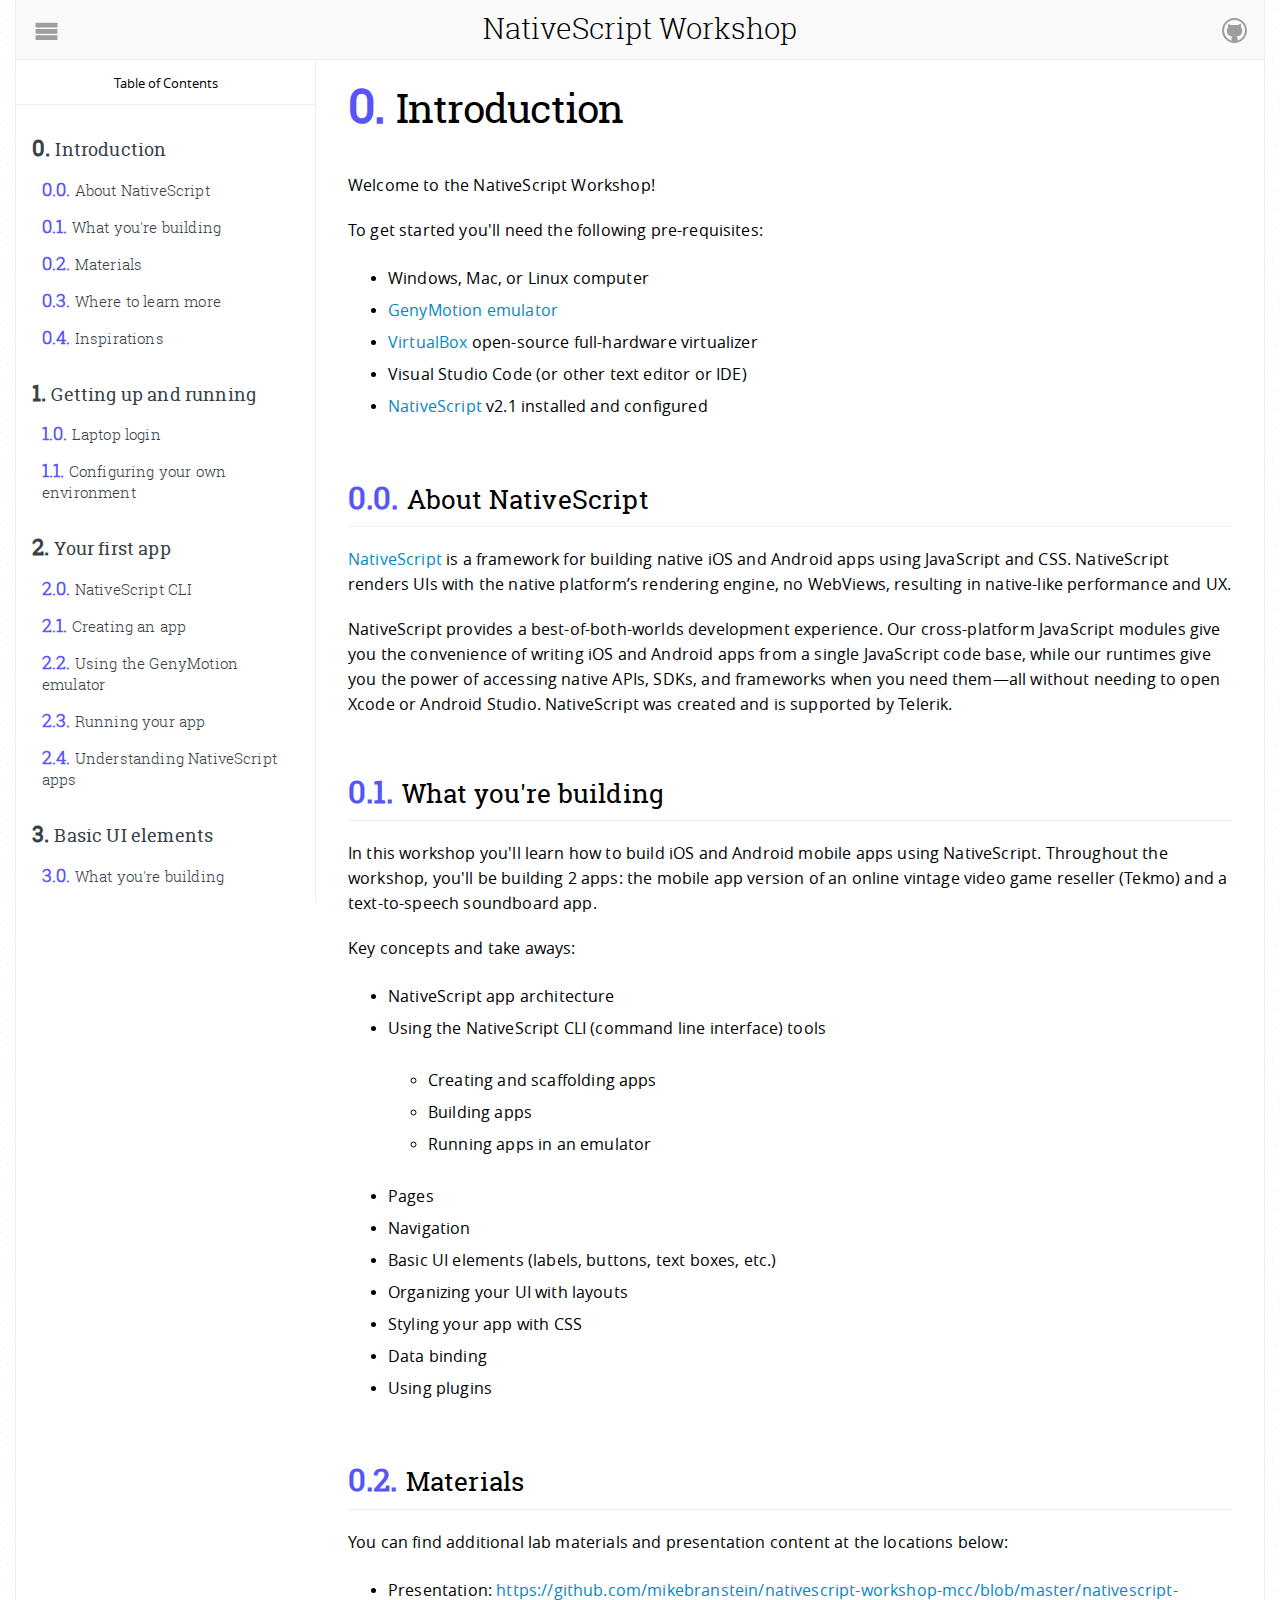
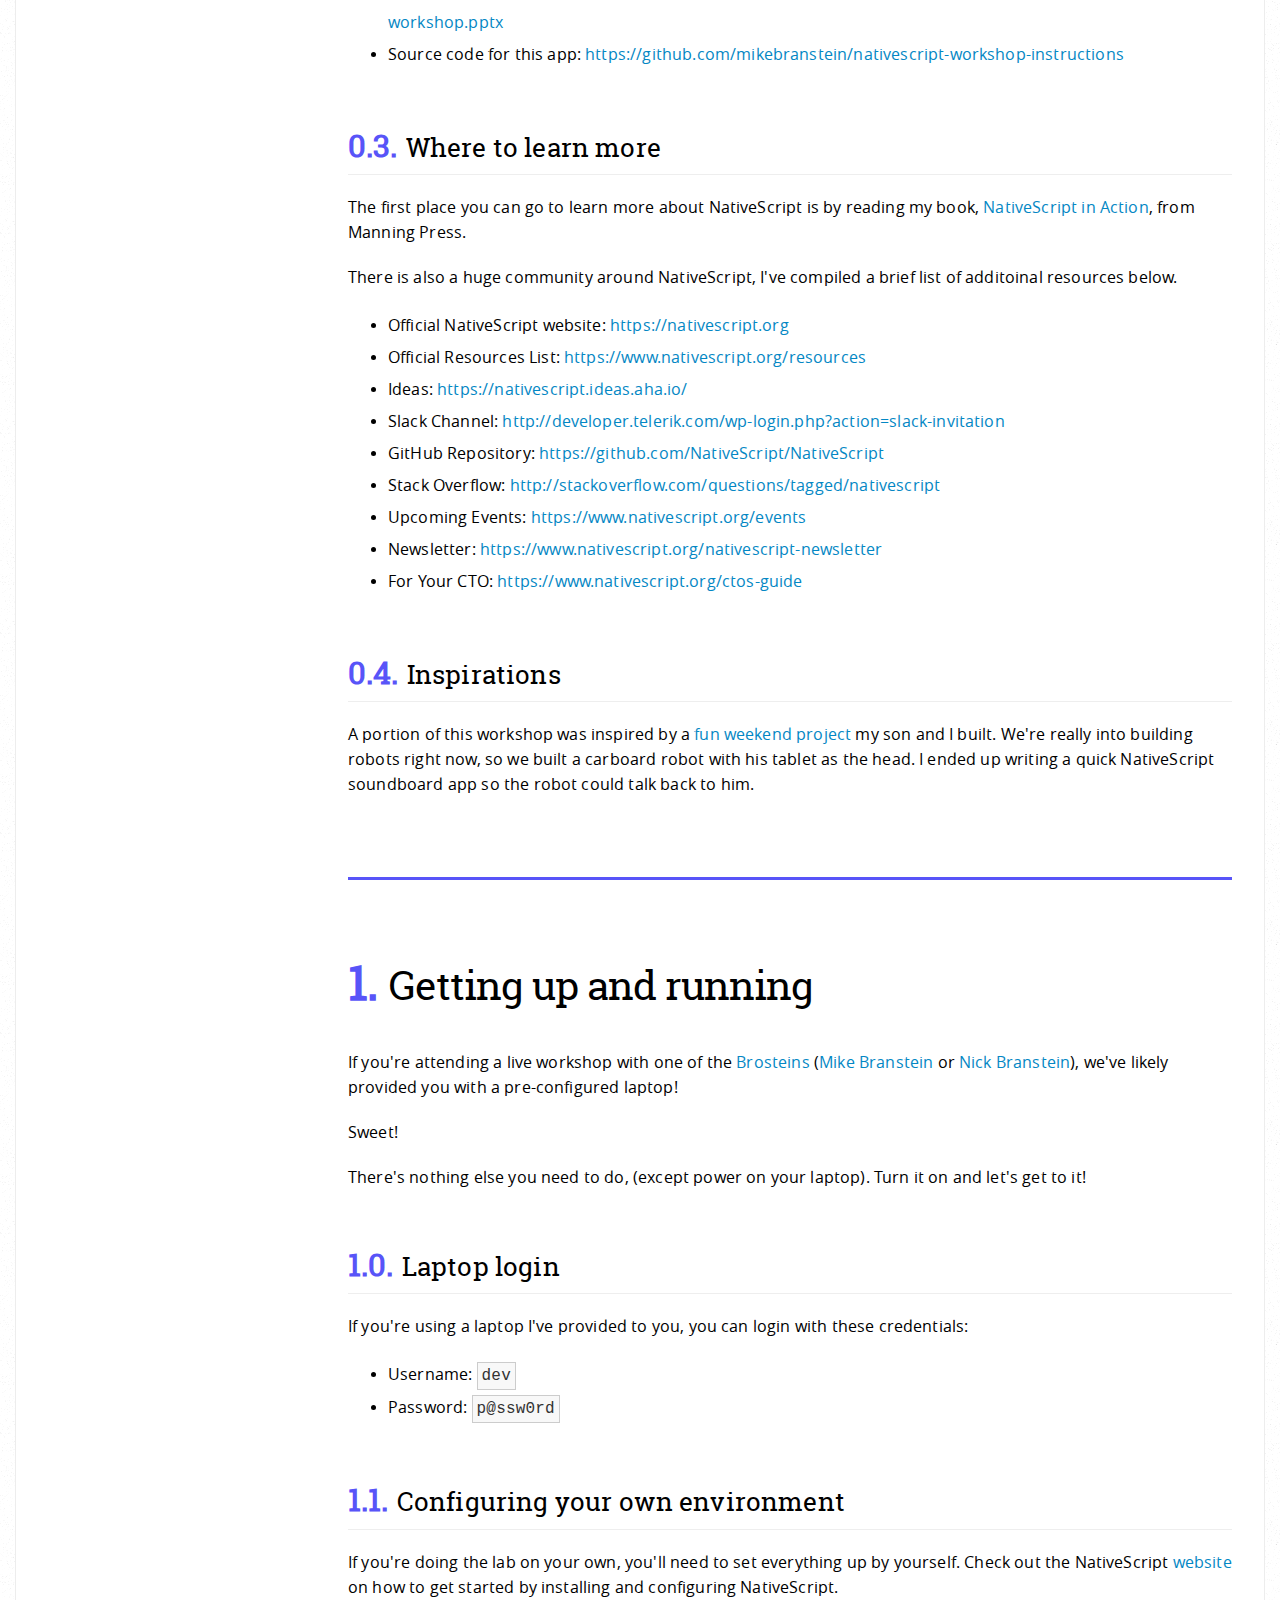
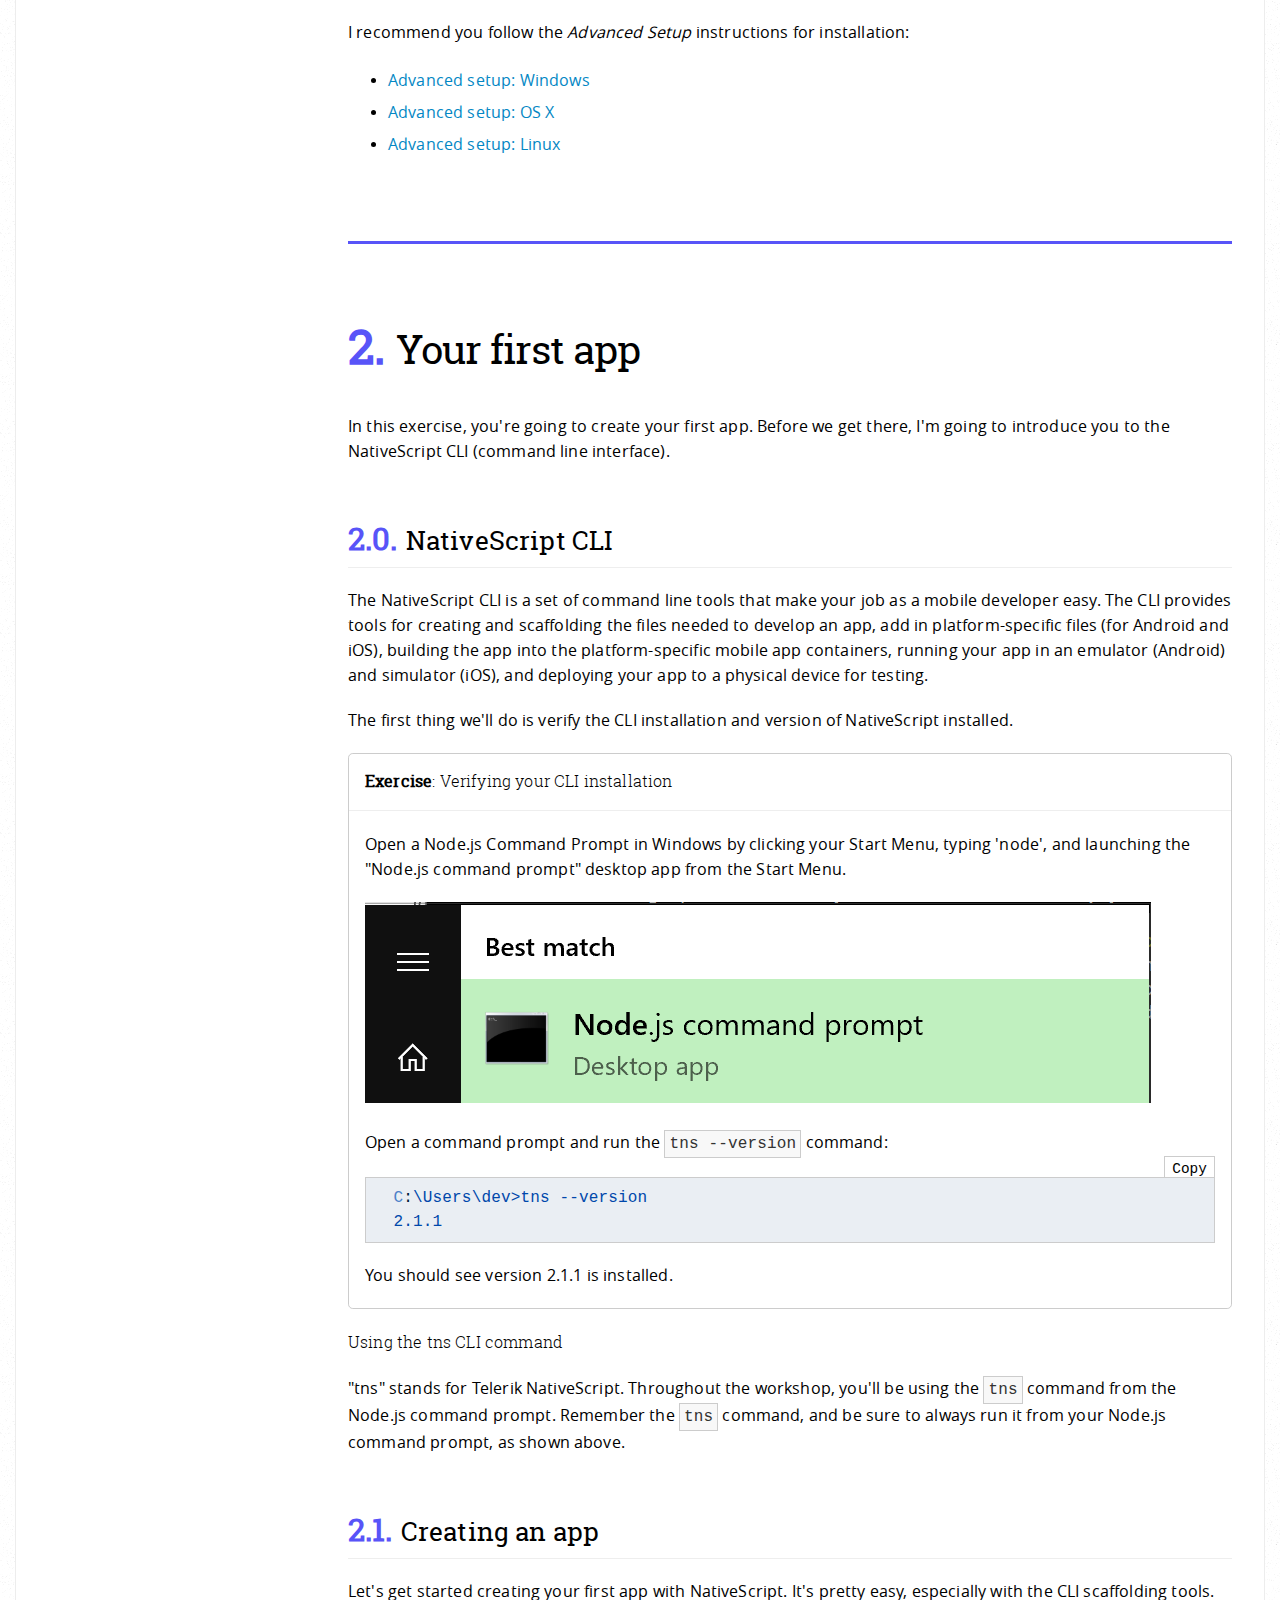
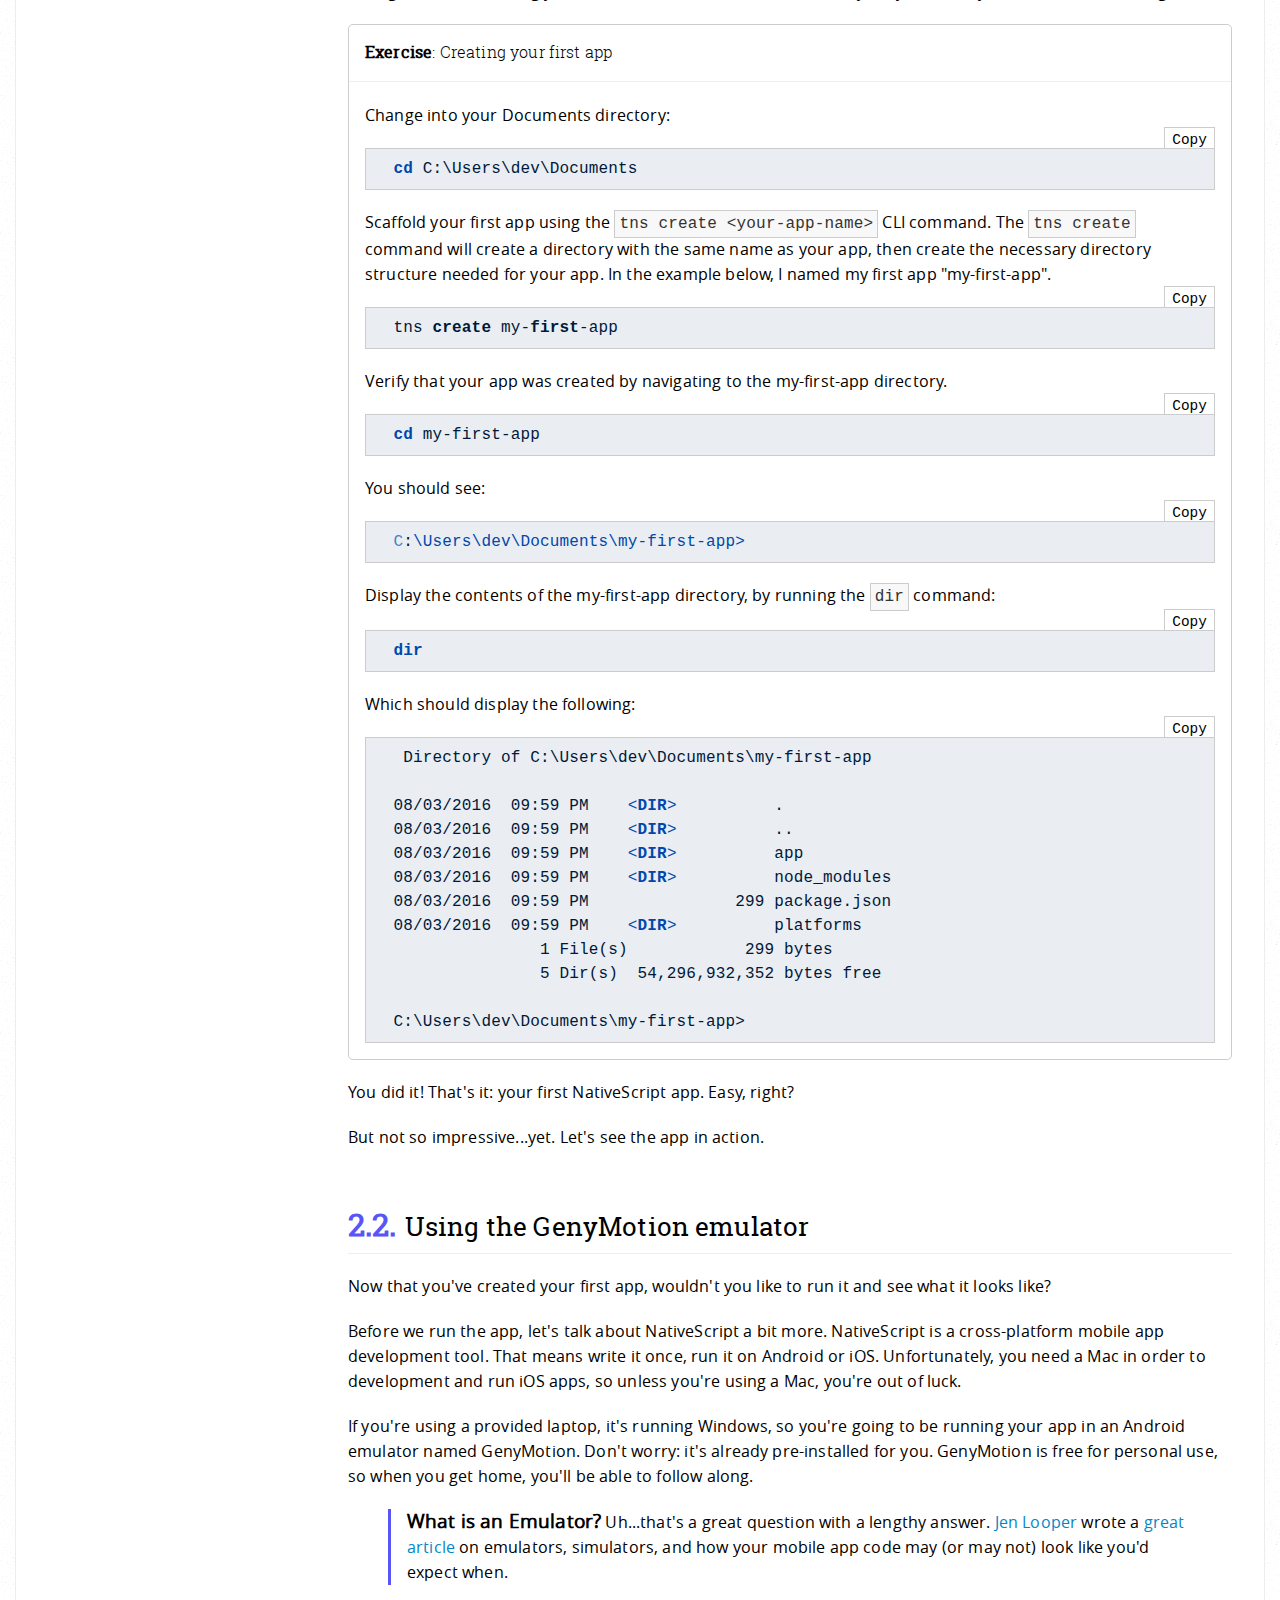
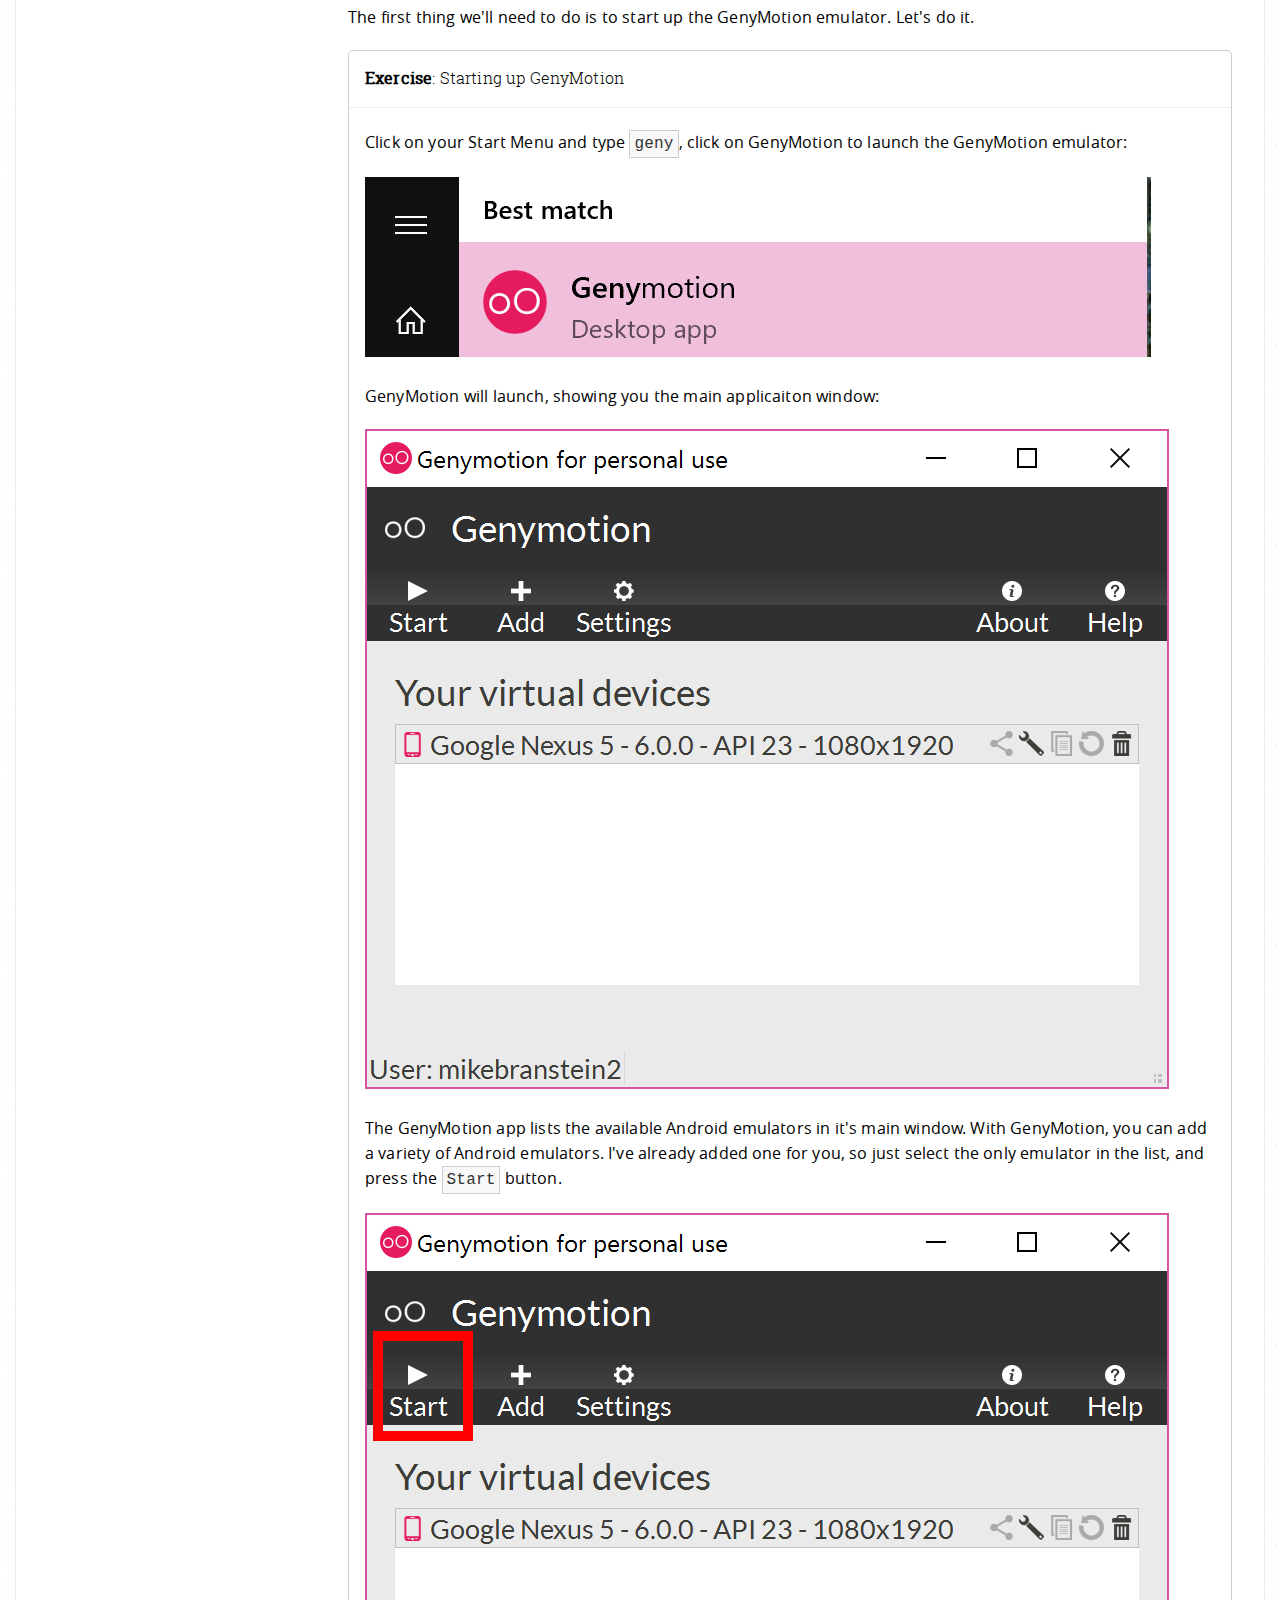
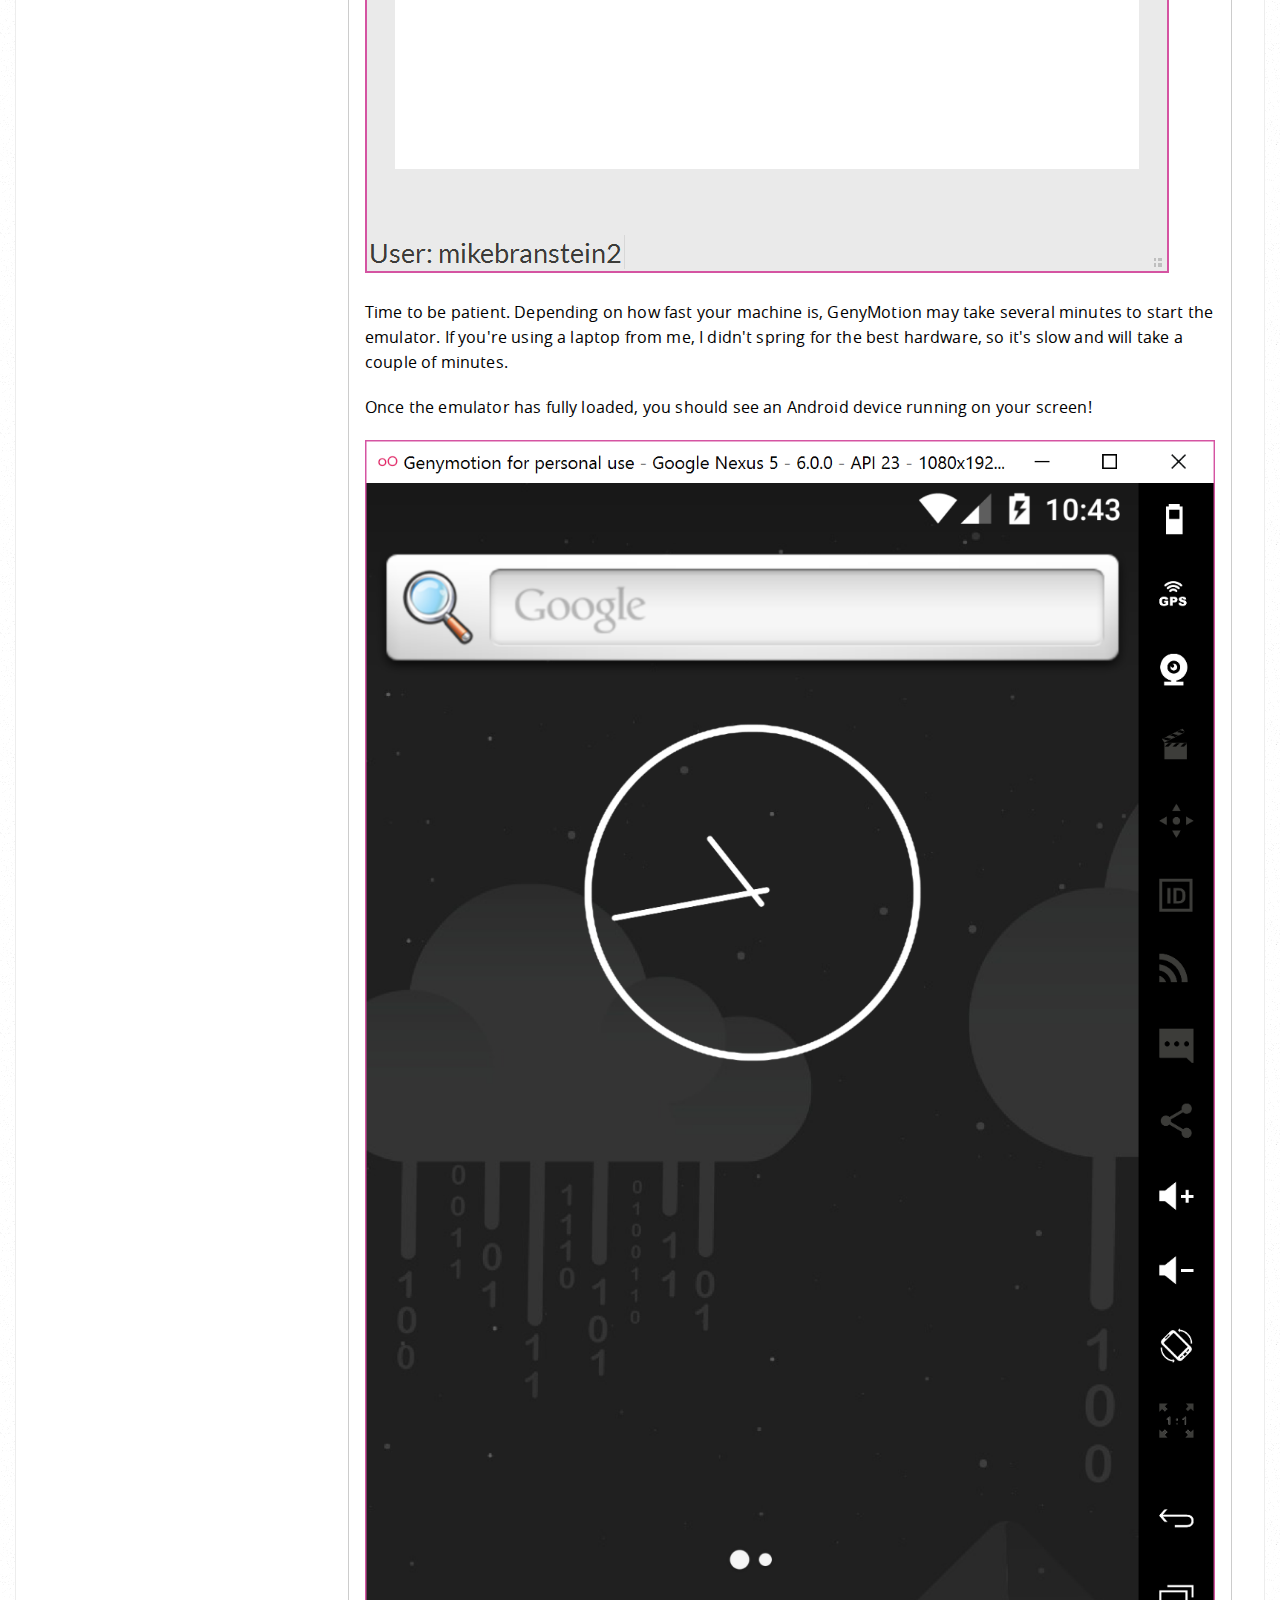
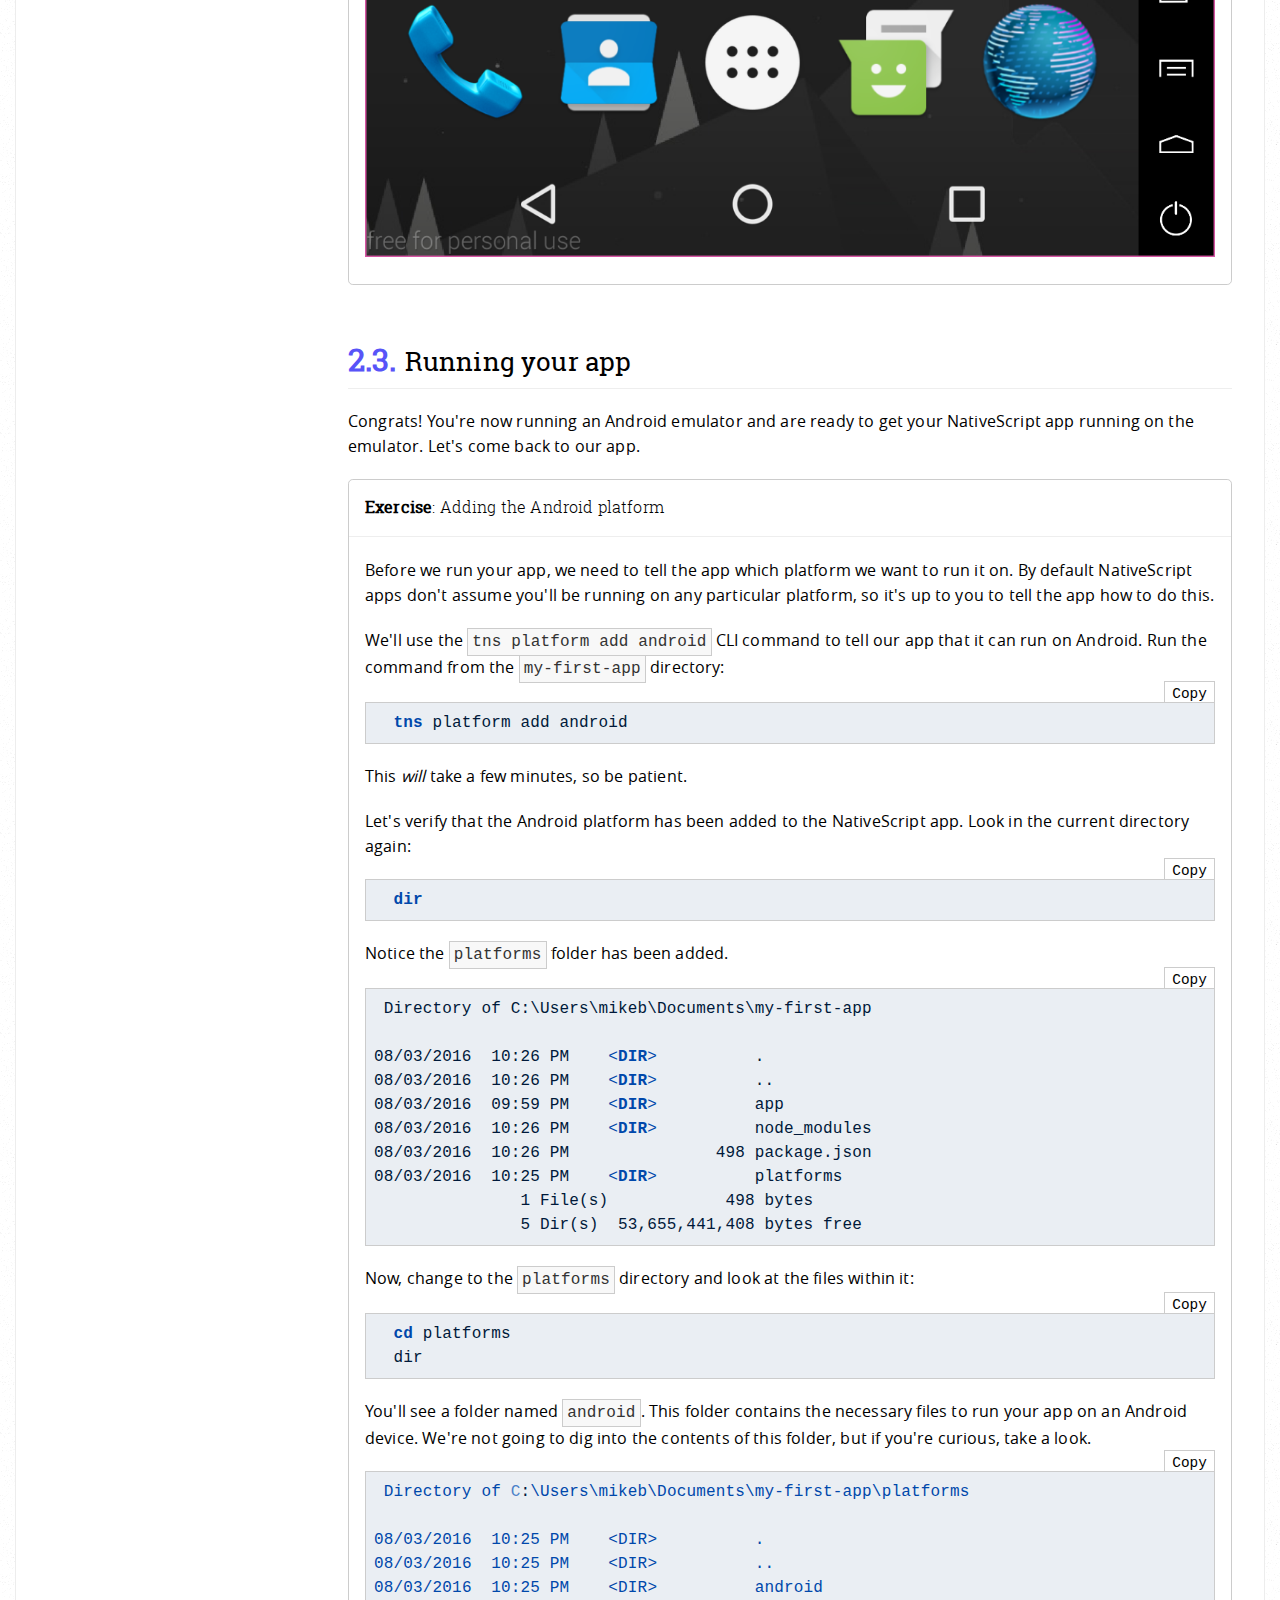
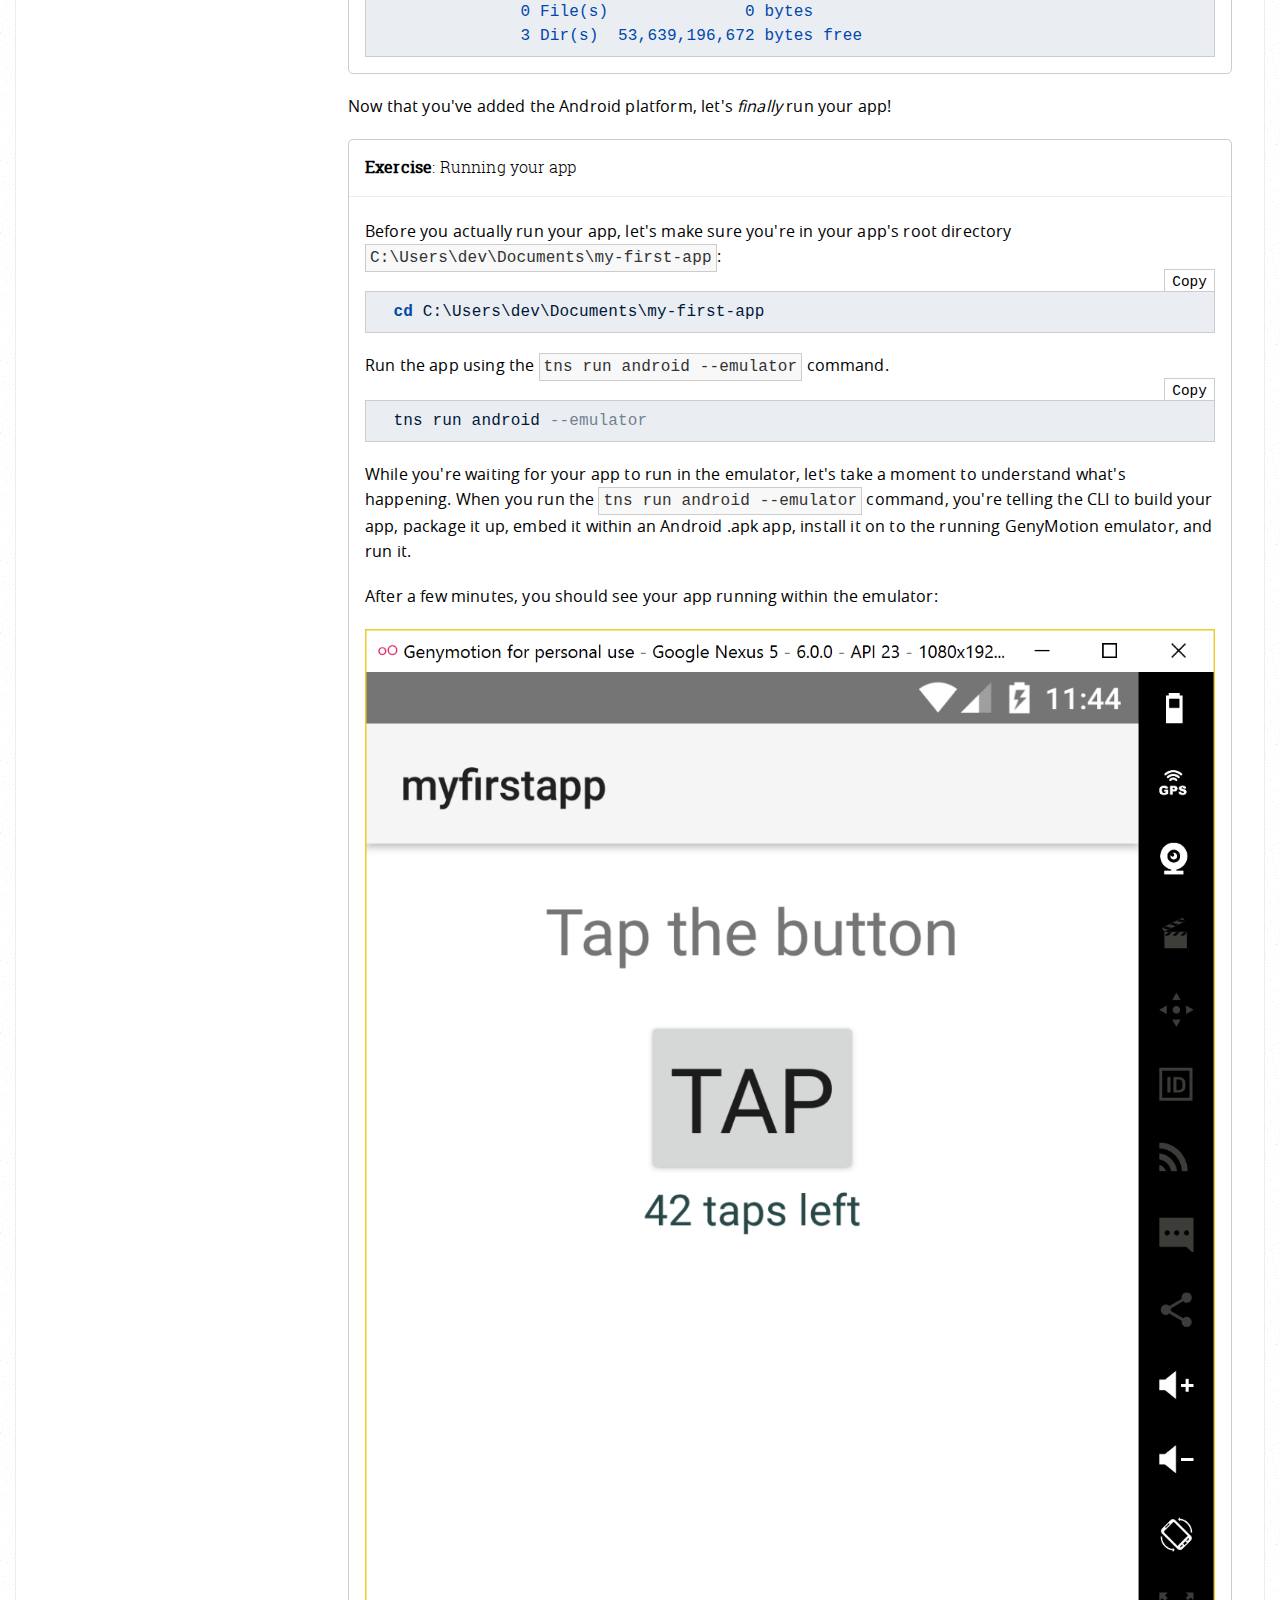
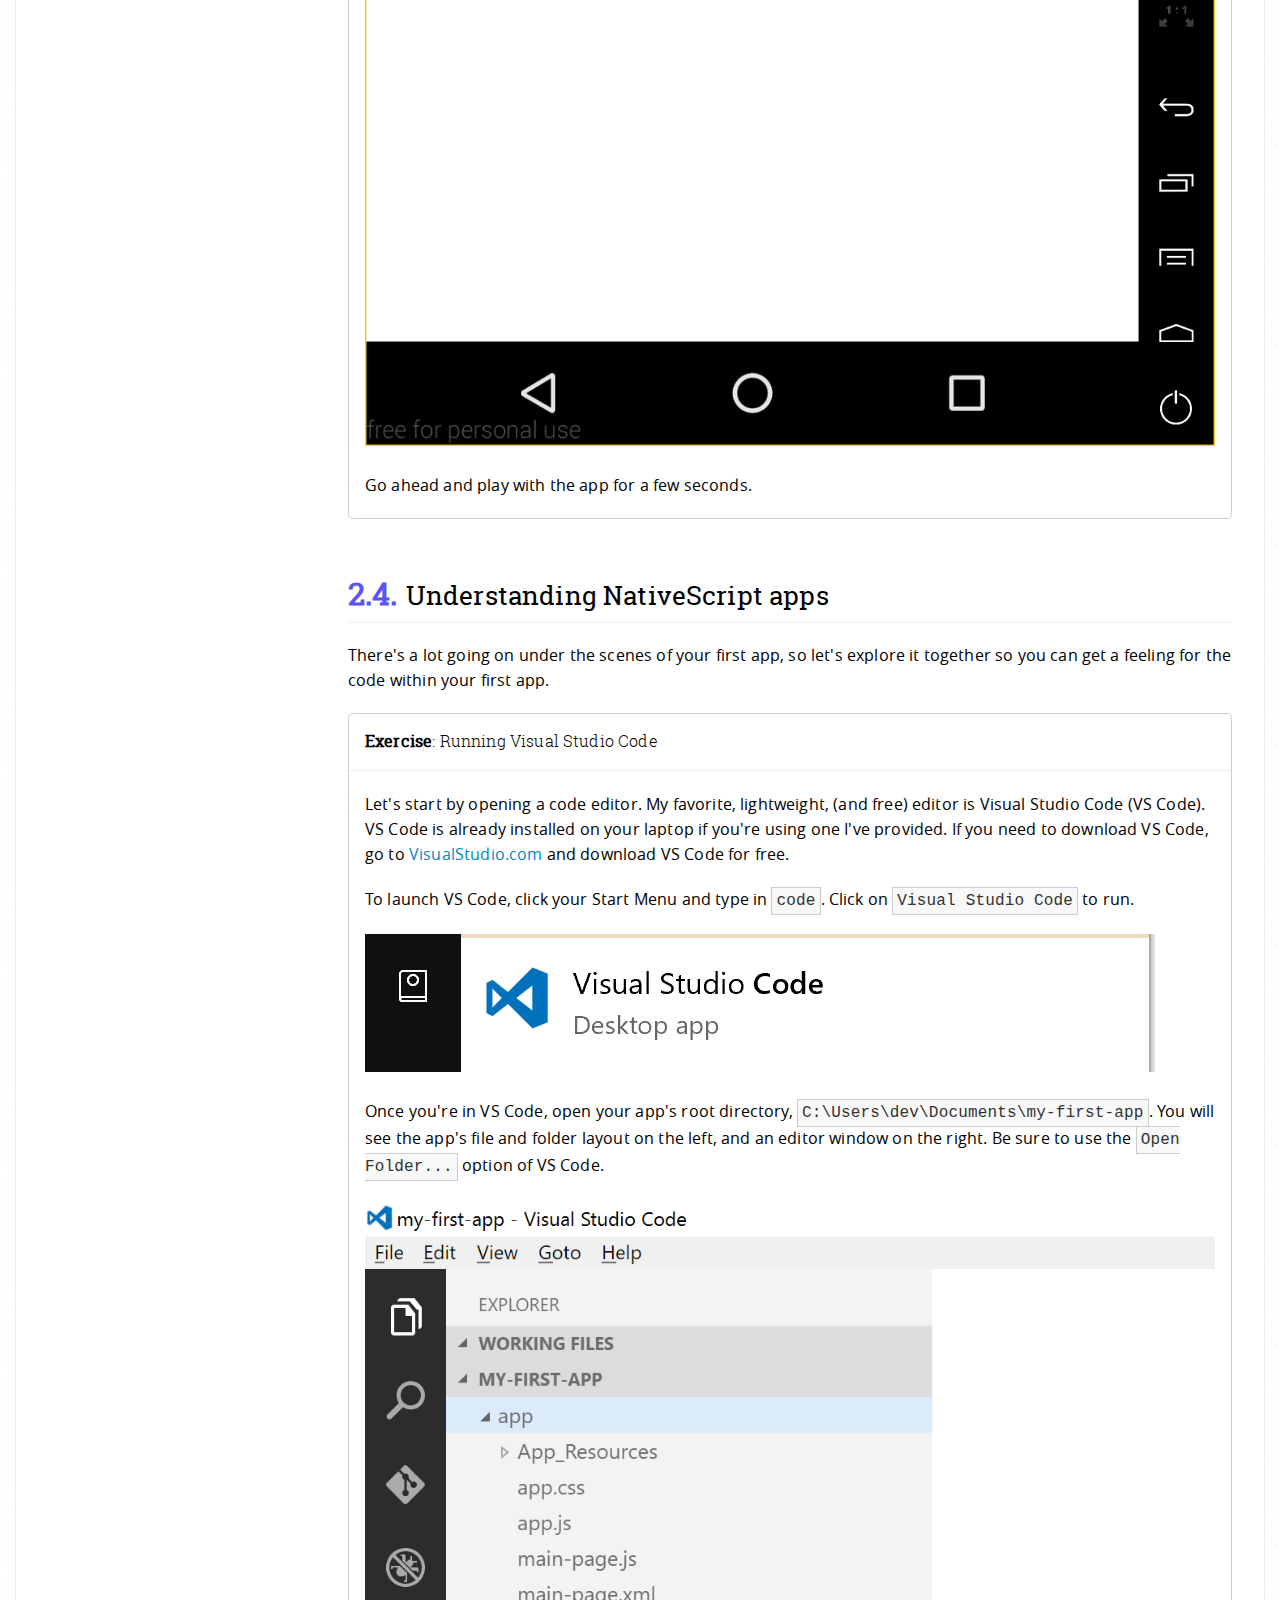
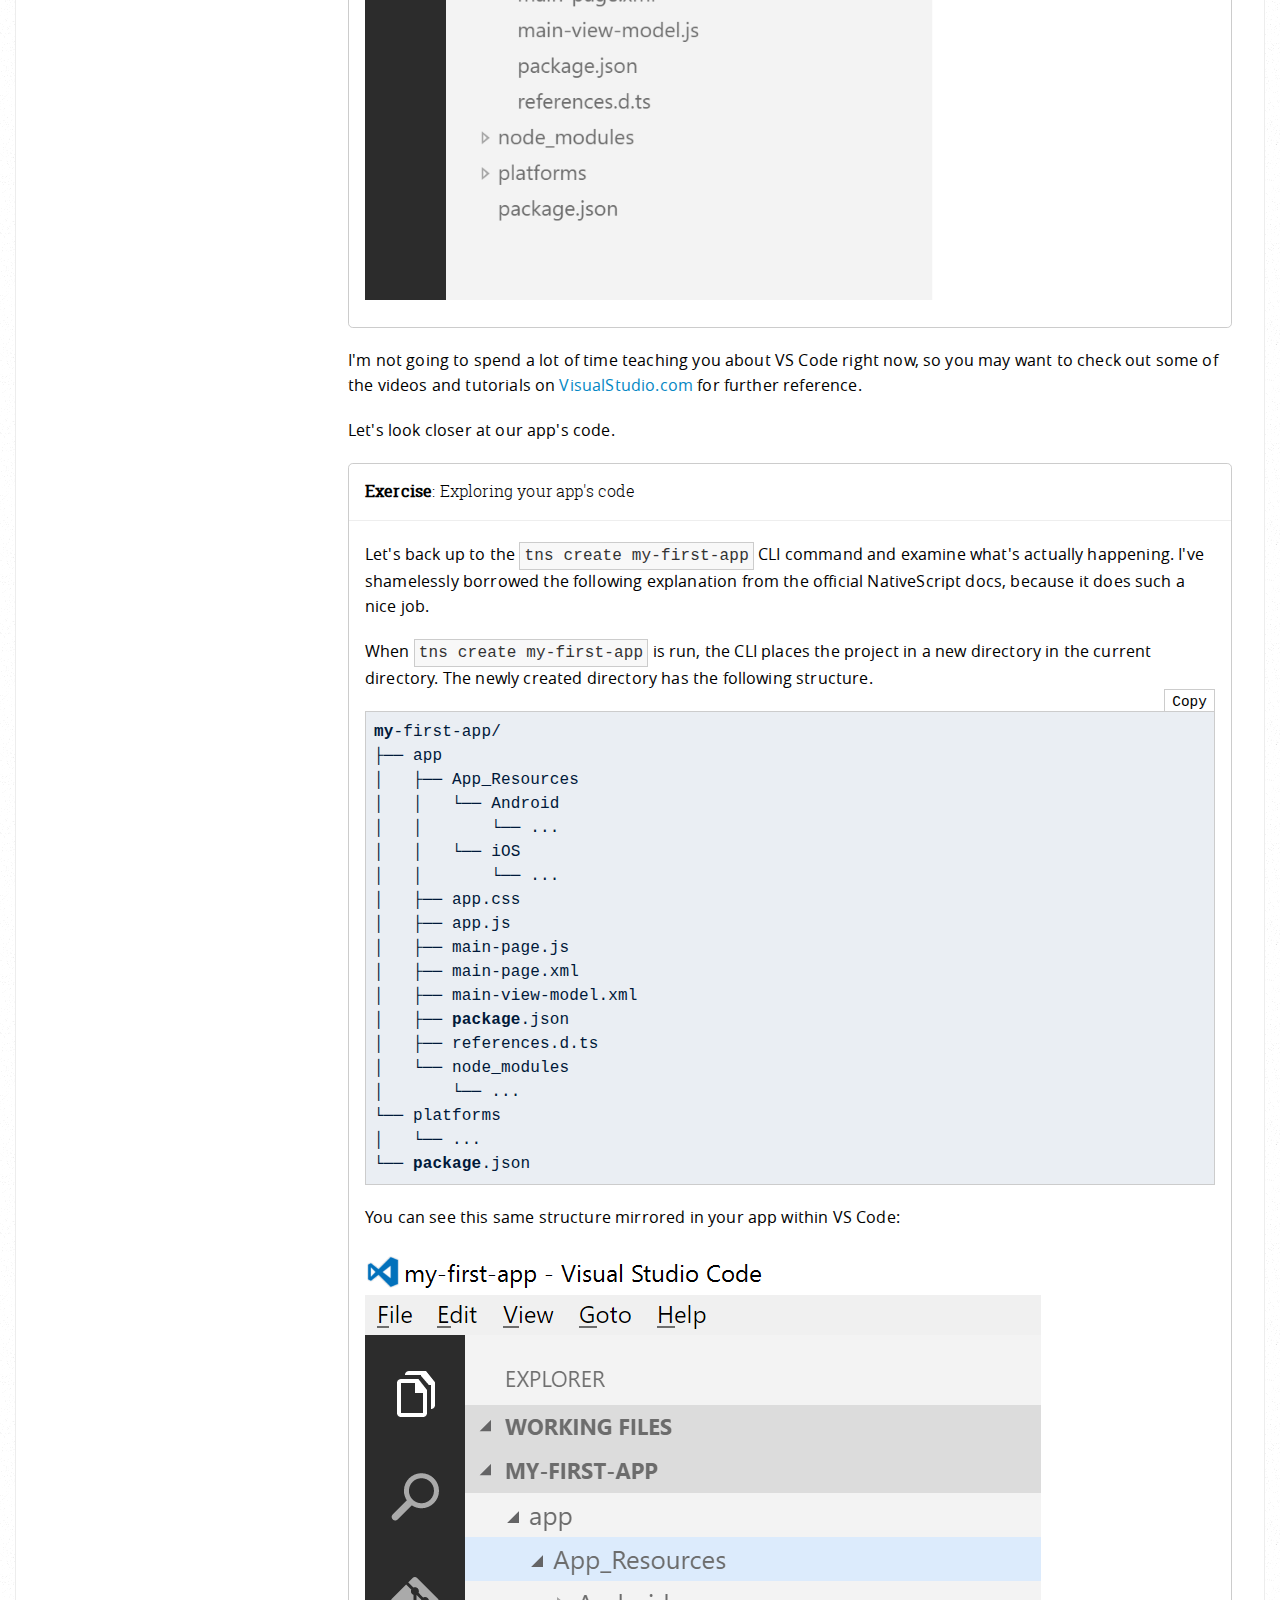
<file: index.html>
<!DOCTYPE html>
<html lang="en">
<head>
	<meta http-equiv="X-UA-Compatible" content="IE=edge">
	<title>NativeScript Workshop</title>

	<meta charset="utf-8">
	<meta name="description" content="A quick start quide for NativeScript">
	<meta name="author" content="Mike Branstein">
	<meta name="viewport" content="width=device-width, initial-scale=1">
	<meta name="apple-itunes-app" content="app-id=1148092273">


	<link href="css/style.css" rel="stylesheet">
</head>
<body>

<div id="container">
	<div id="header">
		<a href="#" class="menu header-btn" id="toggle-toc"></a>
		<h1>NativeScript Workshop</h1>
		<a href="https://github.com/mikebranstein/nativescript-workshop-instructions" class="github header-btn"></a>
	</div>

	<div id="content-container">
		<div id="toc">
			<div class="toc-heading">Table of Contents</div>
			<div id="toc-padding"></div>
		</div>
		<div id="book">
			<div class="chapter">
				<h2 id="introduction">Introduction</h2>
<p>Welcome to the NativeScript Workshop!</p>
<p>To get started you&#39;ll need the following pre-requisites:</p>
<ul>
<li>Windows, Mac, or Linux computer</li>
<li><a href="https://www.genymotion.com/">GenyMotion emulator</a></li>
<li><a href="https://www.virtualbox.org/wiki/Downloads">VirtualBox</a> open-source full-hardware virtualizer</li>
<li>Visual Studio Code (or other text editor or IDE)</li>
<li><a href="http://docs.nativescript.org/angular/start/quick-setup">NativeScript</a> v2.1 installed and configured</li>
</ul>
<h3 id="about-nativescript">About NativeScript</h3>
<p><a href="https://nativescript.org">NativeScript</a> is a framework for building native iOS and Android apps using JavaScript and CSS. NativeScript renders UIs with the native platform’s rendering engine, no WebViews, resulting in native-like performance and UX.</p>
<p>NativeScript provides a best-of-both-worlds development experience. Our cross-platform JavaScript modules give you the convenience of writing iOS and Android apps from a single JavaScript code base, while our runtimes give you the power of accessing native APIs, SDKs, and frameworks when you need them—all without needing to open Xcode or Android Studio. NativeScript was created and is supported by Telerik.</p>
<h3 id="what-you-re-building">What you&#39;re building</h3>
<p>In this workshop you&#39;ll learn how to build iOS and Android mobile apps using NativeScript. Throughout the workshop, you&#39;ll be building 2 apps: the mobile app version of an online vintage video game reseller (Tekmo) and a text-to-speech soundboard app. </p>
<p>Key concepts and take aways:</p>
<ul>
<li>NativeScript app architecture</li>
<li>Using the NativeScript CLI (command line interface) tools<ul>
<li>Creating and scaffolding apps</li>
<li>Building apps</li>
<li>Running apps in an emulator</li>
</ul>
</li>
<li>Pages</li>
<li>Navigation</li>
<li>Basic UI elements (labels, buttons, text boxes, etc.)</li>
<li>Organizing your UI with layouts</li>
<li>Styling your app with CSS</li>
<li>Data binding</li>
<li>Using plugins</li>
</ul>
<h3 id="materials">Materials</h3>
<p>You can find additional lab materials and presentation content at the locations below:</p>
<ul>
<li>Presentation: <a href="https://github.com/mikebranstein/nativescript-workshop-mcc/blob/master/nativescript-workshop.pptx">https://github.com/mikebranstein/nativescript-workshop-mcc/blob/master/nativescript-workshop.pptx</a></li>
<li>Source code for this app: <a href="https://github.com/mikebranstein/nativescript-workshop-instructions">https://github.com/mikebranstein/nativescript-workshop-instructions</a></li>
</ul>
<h3 id="where-to-learn-more">Where to learn more</h3>
<p>The first place you can go to learn more about NativeScript is by reading my book, <a href="http://bit.ly/nsinaction">NativeScript in Action</a>, from Manning Press. </p>
<p>There is also a huge community around NativeScript, I&#39;ve compiled a brief list of additoinal resources below. </p>
<ul>
<li>Official NativeScript website: <a href="https://nativescript.org">https://nativescript.org</a></li>
<li>Official Resources List: <a href="https://www.nativescript.org/resources">https://www.nativescript.org/resources</a></li>
<li>Ideas: <a href="https://nativescript.ideas.aha.io/">https://nativescript.ideas.aha.io/</a></li>
<li>Slack Channel: <a href="http://developer.telerik.com/wp-login.php?action=slack-invitation">http://developer.telerik.com/wp-login.php?action=slack-invitation</a></li>
<li>GitHub Repository: <a href="https://github.com/NativeScript/NativeScript">https://github.com/NativeScript/NativeScript</a></li>
<li>Stack Overflow: <a href="http://stackoverflow.com/questions/tagged/nativescript">http://stackoverflow.com/questions/tagged/nativescript</a></li>
<li>Upcoming Events: <a href="https://www.nativescript.org/events">https://www.nativescript.org/events</a></li>
<li>Newsletter: <a href="https://www.nativescript.org/nativescript-newsletter">https://www.nativescript.org/nativescript-newsletter</a></li>
<li>For Your CTO: <a href="https://www.nativescript.org/ctos-guide">https://www.nativescript.org/ctos-guide</a></li>
</ul>
<h3 id="inspirations">Inspirations</h3>
<p>A portion of this workshop was inspired by a <a href="https://brosteins.com/2016/03/26/nativescript-mobile-app-kids/">fun weekend project</a> my son and I built. We&#39;re really into building robots right now, so we built a carboard robot with his tablet as the head. I ended up writing a quick NativeScript soundboard app so the robot could talk back to him.</p>

			</div>
			<hr>
			<div class="chapter">
				<h2 id="getting-up-and-running">Getting up and running</h2>
<p>If you&#39;re attending a live workshop with one of the <a href="https://brosteins.com">Brosteins</a> (<a href="https://twitter.com/mikebranstein">Mike Branstein</a> or <a href="https://twitter.com/nickbranstein">Nick Branstein</a>), we&#39;ve likely provided you with a pre-configured laptop! </p>
<p>Sweet!</p>
<p>There&#39;s nothing else you need to do, (except power on your laptop). Turn it on and let&#39;s get to it! </p>
<h3 id="laptop-login">Laptop login</h3>
<p>If you&#39;re using a laptop I&#39;ve provided to you, you can login with these credentials:</p>
<ul>
<li>Username: <code>dev</code></li>
<li>Password: <code>p@ssw0rd</code></li>
</ul>
<h3 id="configuring-your-own-environment">Configuring your own environment</h3>
<p>If you&#39;re doing the lab on your own, you&#39;ll need to set everything up by yourself. Check out the NativeScript <a href="http://docs.nativescript.org/angular/start/quick-setup">website</a> on how to get started by installing and configuring NativeScript.</p>
<p>I recommend you follow the <em>Advanced Setup</em> instructions for installation:</p>
<ul>
<li><a href="http://docs.nativescript.org/angular/start/ns-setup-win">Advanced setup: Windows</a></li>
<li><a href="http://docs.nativescript.org/angular/start/ns-setup-os-x">Advanced setup: OS X</a></li>
<li><a href="http://docs.nativescript.org/angular/start/ns-setup-linux">Advanced setup: Linux</a></li>
</ul>

			</div>
			<hr>
			<div class="chapter">
				<h2 id="your-first-app">Your first app</h2>
<p>In this exercise, you&#39;re going to create your first app. Before we get there, I&#39;m going to introduce you to the NativeScript CLI (command line interface).</p>
<h3 id="nativescript-cli">NativeScript CLI</h3>
<p>The NativeScript CLI is a set of command line tools that make your job as a mobile developer easy. The CLI provides tools for creating and scaffolding the files needed to develop an app, add in platform-specific files (for Android and iOS), building the app into the platform-specific mobile app containers, running your app in an emulator (Android) and simulator (iOS), and deploying your app to a physical device for testing.</p>
<p>The first thing we&#39;ll do is verify the CLI installation and version of NativeScript installed.</p>
<h4 class="exercise-start">
    <b>Exercise</b>: Verifying your CLI installation
</h4>

<p>Open a Node.js Command Prompt in Windows by clicking your Start Menu, typing &#39;node&#39;, and launching the &quot;Node.js command prompt&quot; desktop app from the Start Menu.</p>
<p><img src="images/chapter2/node-js-command-prompt.PNG" alt="image"></p>
<p>Open a command prompt and run the <code>tns --version</code> command:</p>
<pre><code>  C:\Users\dev&gt;tns --version
  2.1.1
</code></pre><p>You should see version 2.1.1 is installed.</p>
<div class="exercise-end"></div>

<h4 id="using-the-tns-cli-command">Using the tns CLI command</h4>
<p>&quot;tns&quot; stands for Telerik NativeScript. Throughout the workshop, you&#39;ll be using the <code>tns</code> command from the Node.js command prompt. Remember the <code>tns</code> command, and be sure to always run it from your Node.js command prompt, as shown above.</p>
<h3 id="creating-an-app">Creating an app</h3>
<p>Let&#39;s get started creating your first app with NativeScript. It&#39;s pretty easy, especially with the CLI scaffolding tools.</p>
<h4 class="exercise-start">
    <b>Exercise</b>: Creating your first app
</h4>

<p>Change into your Documents directory:</p>
<pre><code>  cd C:\Users\dev\Documents
</code></pre><p>Scaffold your first app using the  <code>tns create &lt;your-app-name&gt;</code> CLI command. The <code>tns create</code> command will create a directory with the same name as your app, then create the necessary directory structure needed for your app. In the example below, I named my first app &quot;my-first-app&quot;.</p>
<pre><code>  tns create my-first-app
</code></pre><p>Verify that your app was created by navigating to the my-first-app directory.</p>
<pre><code>  cd my-first-app
</code></pre><p>You should see:</p>
<pre><code>  C:\Users\dev\Documents\my-first-app&gt;
</code></pre><p>Display the contents of the my-first-app directory, by running the <code>dir</code> command:</p>
<pre><code>  dir
</code></pre><p>Which should display the following:</p>
<pre><code>   Directory of C:\Users\dev\Documents\my-first-app

  08/03/2016  09:59 PM    &lt;DIR&gt;          .
  08/03/2016  09:59 PM    &lt;DIR&gt;          ..
  08/03/2016  09:59 PM    &lt;DIR&gt;          app
  08/03/2016  09:59 PM    &lt;DIR&gt;          node_modules
  08/03/2016  09:59 PM               299 package.json
  08/03/2016  09:59 PM    &lt;DIR&gt;          platforms
                 1 File(s)            299 bytes
                 5 Dir(s)  54,296,932,352 bytes free

  C:\Users\dev\Documents\my-first-app&gt;
</code></pre><div class="exercise-end"></div>

<p>You did it! That&#39;s it: your first NativeScript app. Easy, right?</p>
<p>But not so impressive...yet. Let&#39;s see the app in action.</p>
<h3 id="using-the-genymotion-emulator">Using the GenyMotion emulator</h3>
<p>Now that you&#39;ve created your first app, wouldn&#39;t you like to run it and see what it looks like?</p>
<p>Before we run the app, let&#39;s talk about NativeScript a bit more. NativeScript is a cross-platform mobile app development tool. That means write it once, run it on Android or iOS. Unfortunately, you need a Mac in order to development and run iOS apps, so unless you&#39;re using a Mac, you&#39;re out of luck.</p>
<p>If you&#39;re using a provided laptop, it&#39;s running Windows, so you&#39;re going to be running your app in an Android emulator named GenyMotion. Don&#39;t worry: it&#39;s already pre-installed for you. GenyMotion is free for personal use, so when you get home, you&#39;ll be able to follow along.</p>
<blockquote>
<p><strong>What is an Emulator?</strong> Uh...that&#39;s a great question with a lengthy answer. <a href="https://twitter.com/jenlooper">Jen Looper</a> wrote a <a href="http://developer.telerik.com/content-types/tutorials/how-do-mobile-emulators-even/">great article</a> on emulators, simulators, and how your mobile app code may (or may not) look like you&#39;d expect when.</p>
</blockquote>
<p>The first thing we&#39;ll need to do is to start up the GenyMotion emulator. Let&#39;s do it. </p>
<h4 class="exercise-start">
    <b>Exercise</b>: Starting up GenyMotion
</h4>

<p>Click on your Start Menu and type <code>geny</code>, click on GenyMotion to launch the GenyMotion emulator:</p>
<p><img src="images/chapter2/geny-motion.PNG" alt="image"></p>
<p>GenyMotion will launch, showing you the main applicaiton window:</p>
<p><img src="images/chapter2/geny-app.PNG" alt="image"></p>
<p>The GenyMotion app lists the available Android emulators in it&#39;s main window. With GenyMotion, you can add a variety of Android emulators. I&#39;ve already added one for you, so just select the only emulator in the list, and press the <code>Start</code> button.</p>
<p><img src="images/chapter2/geny-app-start.PNG" alt="image"></p>
<p>Time to be patient. Depending on how fast your machine is, GenyMotion may take several minutes to start the emulator. If you&#39;re using a laptop from me, I didn&#39;t spring for the best hardware, so it&#39;s slow and will take a couple of minutes.</p>
<p>Once the emulator has fully loaded, you should see an Android device running on your screen!</p>
<p><img src="images/chapter2/geny-emulator.PNG" alt="image"></p>
<div class="exercise-end"></div>

<h3 id="running-your-app">Running your app</h3>
<p>Congrats! You&#39;re now running an Android emulator and are ready to get your NativeScript app running on the emulator. Let&#39;s come back to our app.</p>
<h4 class="exercise-start">
    <b>Exercise</b>: Adding the Android platform
</h4>

<p>Before we run your app, we need to tell the app which platform we want to run it on. By default NativeScript apps don&#39;t assume you&#39;ll be running on any particular platform, so it&#39;s up to you to tell the app how to do this.</p>
<p>We&#39;ll use the <code>tns platform add android</code> CLI command to tell our app that it can run on Android. Run the command from the <code>my-first-app</code> directory:</p>
<pre><code>  tns platform add android
</code></pre><p>This <em>will</em> take a few minutes, so be patient.</p>
<p>Let&#39;s verify that the Android platform has been added to the NativeScript app. Look in the current directory again:</p>
<pre><code>  dir
</code></pre><p>Notice the <code>platforms</code> folder has been added. </p>
<pre><code> Directory of C:\Users\mikeb\Documents\my-first-app

08/03/2016  10:26 PM    &lt;DIR&gt;          .
08/03/2016  10:26 PM    &lt;DIR&gt;          ..
08/03/2016  09:59 PM    &lt;DIR&gt;          app
08/03/2016  10:26 PM    &lt;DIR&gt;          node_modules
08/03/2016  10:26 PM               498 package.json
08/03/2016  10:25 PM    &lt;DIR&gt;          platforms
               1 File(s)            498 bytes
               5 Dir(s)  53,655,441,408 bytes free
</code></pre><p>Now, change to the <code>platforms</code> directory and look at the files within it:</p>
<pre><code>  cd platforms
  dir
</code></pre><p>You&#39;ll see a folder named <code>android</code>. This folder contains the necessary files to run your app on an Android device. We&#39;re not going to dig into the contents of this folder, but if you&#39;re curious, take a look.</p>
<pre><code> Directory of C:\Users\mikeb\Documents\my-first-app\platforms

08/03/2016  10:25 PM    &lt;DIR&gt;          .
08/03/2016  10:25 PM    &lt;DIR&gt;          ..
08/03/2016  10:25 PM    &lt;DIR&gt;          android
               0 File(s)              0 bytes
               3 Dir(s)  53,639,196,672 bytes free
</code></pre><div class="exercise-end"></div>

<p>Now that you&#39;ve added the Android platform, let&#39;s <em>finally</em> run your app!</p>
<h4 class="exercise-start">
    <b>Exercise</b>: Running your app
</h4>

<p>Before you actually run your app, let&#39;s make sure you&#39;re in your app&#39;s root directory <code>C:\Users\dev\Documents\my-first-app</code>:</p>
<pre><code>  cd C:\Users\dev\Documents\my-first-app
</code></pre><p>Run the app using the <code>tns run android --emulator</code> command.</p>
<pre><code>  tns run android --emulator
</code></pre><p>While you&#39;re waiting for your app to run in the emulator, let&#39;s take a moment to understand what&#39;s happening. When you run the <code>tns run android --emulator</code> command, you&#39;re telling the CLI to build your app, package it up, embed it within an Android .apk app, install it on to the running GenyMotion emulator, and run it. </p>
<p>After a few minutes, you should see your app running within the emulator:</p>
<p><img src="images/chapter2/running-app.PNG" alt="image"></p>
<p>Go ahead and play with the app for a few seconds.</p>
<div class="exercise-end"></div>

<h3 id="understanding-nativescript-apps">Understanding NativeScript apps</h3>
<p>There&#39;s a lot going on under the scenes of your first app, so let&#39;s explore it together so you can get a feeling for the code within your first app.</p>
<h4 class="exercise-start">
    <b>Exercise</b>: Running Visual Studio Code
</h4>

<p>Let&#39;s start by opening a code editor. My favorite, lightweight, (and free) editor is Visual Studio Code (VS Code). VS Code is already installed on your laptop if you&#39;re using one I&#39;ve provided. If you need to download VS Code, go to <a href="https://code.visualstudio.com/download">VisualStudio.com</a> and download VS Code for free.</p>
<p>To launch VS Code, click your Start Menu and type in <code>code</code>. Click on <code>Visual Studio Code</code> to run.</p>
<p><img src="images/chapter2/code.PNG" alt="image"></p>
<p>Once you&#39;re in VS Code, open your app&#39;s root directory, <code>C:\Users\dev\Documents\my-first-app</code>. You will see the app&#39;s file and folder layout on the left, and an editor window on the right. Be sure to use the <code>Open Folder...</code> option of VS Code.</p>
<p><img src="images/chapter2/code-app.PNG" alt="image"></p>
<div class="exercise-end"></div>

<p>I&#39;m not going to spend a lot of time teaching you about VS Code right now, so you may want to check out some of the videos and tutorials on <a href="https://code.visualstudio.com/docs">VisualStudio.com</a> for further reference.</p>
<p>Let&#39;s look closer at our app&#39;s code.</p>
<h4 class="exercise-start">
    <b>Exercise</b>: Exploring your app&#39;s code
</h4>

<p>Let&#39;s back up to the <code>tns create my-first-app</code> CLI command and examine what&#39;s actually happening. I&#39;ve shamelessly borrowed the following explanation from the official NativeScript docs, because it does such a nice job.</p>
<p>When <code>tns create my-first-app</code> is run, the CLI places the project in a new directory in the current directory. The newly created directory has the following structure.</p>
<pre><code>my-first-app/
├── app
│   ├── App_Resources
│   │   └── Android
│   │       └── ...
│   │   └── iOS
│   │       └── ...
│   ├── app.css
│   ├── app.js
│   ├── main-page.js
│   ├── main-page.xml
│   ├── main-view-model.xml
│   ├── package.json
│   ├── references.d.ts
│   └── node_modules
│       └── ...
└── platforms
│   └── ...
└── package.json
</code></pre><p>You can see this same structure mirrored in your app within VS Code:</p>
<p><img src="images/chapter2/code-app-layout.PNG" alt="image"></p>
<p>The <code>app</code> directory is the development space for your app. This is where you will write and modify code that will run when your app is run on a device (or in an emulator/simulator). </p>
<blockquote>
<p>RULE: You can edit any file in (or under) <code>app</code> directory; however, never modify files outside of this directory. Files outside of the <code>app</code> directory are managed by NativeScript: so, hands off!</p>
</blockquote>
<p>The <code>App_Resources</code> directory contains Android and iOS platform-specific files like images, splash screens, and other files. Don&#39;t worry about these now.</p>
<p>The <code>platforms</code> directory also contains platform-specific files, and is used as a sort-of build folder for the actual Android and iOS mobile app projects. You really shouldn&#39;t concern yourself with this folder and it&#39;s contents. Just know it&#39;s here, and per our earlier rule, <em>hands off</em>!</p>
<blockquote>
<p>RULE: Don&#39;t modify files in the <code>platforms</code> folder! </p>
</blockquote>
<p>I&#39;m not going to go in-depth into the <code>node_modules</code> folder or the two <code>package.json</code> files. If you&#39;re curious, I cover the details of these files and folders in <a href="http://bit.ly/nsinaction">NativeScript in Action</a>.</p>
<p>Finally, we&#39;re getting to the real meaty stuff: <em>app.XXX</em> files and <em>main-page.XXX</em> files. When your app runs, the first piece of app code that runs is the app.js file. In a sense, you can think of the app.js file as a bootstrapper for your application. Let&#39;s open it up and see what&#39;s inside:</p>
<pre><code class="lang-javascript">var application = require(&quot;application&quot;);
application.start({ moduleName: &quot;main-page&quot; });
</code></pre>
<p>This code tells NativeScript to load the <code>application</code> module (more on these later), then it directs the app to <code>start</code> by giving it the name of the first (or home) page of your app. In this case, the first page is named <code>main-page</code>, so when you app runs, it will automatically start by displaying <code>main-page</code>.</p>
<blockquote>
<p><strong>NOTE</strong> Just like HTML applications, you can think of NativeScript apps as a collection of pages. You move between page by navigating, and you can also pass data (or app state) between pages during navigation.</p>
<p><strong>DEFINITION</strong> A page is a collection of similarly-named files (.xml, .css, and .js). The .xml file contains your UI code, the .css file styles your UI, and the .js file contains your business logic code. NativeScript uses conventions to tell which files constitute a page, so all you need to do is name your .xml, .css, and .js files with the same prefix.</p>
</blockquote>
<p>So, back to pages. Now that we know about the NativeScript page-naming convention, you understand what the <code>main-page</code> page is: it&#39;s a collection of 3 files: <code>main-page.xml</code> (the UI), <code>main-page.css</code> (styling for the UI), and <code>main-page.js</code> (any business logic code that interacts with the UI).</p>
<p>Let&#39;s take a look at the <code>main-page</code> page and find the 3 files:</p>
<p><img src="images/chapter2/code-app-layout.PNG" alt="image"></p>
<p>Hmmm, <code>main-page.css</code> is missing. That&#39;s strange...but it&#39;s OK. It turns out pages don&#39;t <em>really</em> need all of the files. You only really need the UI definition (.xml) file. The .css and .js files are optional. If they&#39;re present, NativeScript will use them, but if they&#39;re missing, it doesn&#39;t care.</p>
<div class="exercise-end"></div>

<p>We&#39;ve spent a lot of time on the introductory pieces of NativeScript, but we haven&#39;t gotten to really dive in an create our own app, so it&#39;s time to pick up the pace. I&#39;ll be going a little faster from here on, so when you have questions or need clarifications, stop me and we&#39;ll talk about it.</p>

			</div>
			<hr>
			<div class="chapter">
				<h2 id="basic-ui-elements">Basic UI elements</h2>
<p>In this section, you&#39;ll be learning about some of the basic UI elements that go into NativeScript apps. </p>
<h3 id="what-you-re-building">What you&#39;re building</h3>
<p>Over the course of the next several sections, you&#39;ll be building a mobile app for Tekmo, an imaginary company that sells retro video games and video game accessories. The app will have 4 pages:</p>
<ol>
<li>Home</li>
<li>About </li>
<li>Contact Us</li>
<li>Product Listing</li>
</ol>
<h3 id="creating-the-tekmo-app">Creating the Tekmo app</h3>
<p>Let&#39;s get started with the Tekmo app by scaffolding out a new app using the CLI.</p>
<h4 class="exercise-start">
    <b>Exercise</b>: Creating the Tekmo app
</h4>

<blockquote>
<p>In this exercise, you&#39;ll be creating a new app named &quot;tekmo&quot; and checking to ensure the app works by running it in the GenyMotion emulator. I&#39;ll let you try it by yourself. If you need help, you can follow the directions below.</p>
</blockquote>
<p>Change directories back to your Documents folder before creating the Tekmo app.</p>
<pre><code>  cd C:\Users\dev\Documents
</code></pre><p>Create the app using <code>tns create tekmo</code> CLI command.</p>
<pre><code>  tns create tekmo
</code></pre><p>Change directories into the Tekmo app&#39;s root directory.</p>
<pre><code>  cd tekmo
</code></pre><p>Add the Android platform to the app using the <code>tns platform add android</code> command.</p>
<pre><code>  tns platform add android
</code></pre><p>Run the app in the GenyMotion emulator.</p>
<pre><code>  tns run android --emulator
</code></pre><p>You should see the Tekmo app running in GenyMotion.</p>
<p><img src="images/chapter3/tekmo-app.PNG" alt="image"></p>
<div class="exercise-end"></div>

<h3 id="cleaning-up-the-template">Cleaning up the template</h3>
<p>As you&#39;ve seen, the <code>tns create</code> command scaffolds a nifty &quot;hello world&quot; app. But, we don&#39;t really need all of that code. Let&#39;s clean up the app by removing several things.</p>
<h4 class="exercise-start">
    <b>Exercise</b>: Clean up and create a blank start page
</h4>

<blockquote>
<p>In this exercise, you&#39;ll be deleting the current start page, creating a new start page, and changing the <code>app.js</code> start page to point to your new home page. We haven&#39;t learned about all of these items yet. Get as far as you can before looking ahead. If you need help, you can follow the steps below.</p>
</blockquote>
<p>Using VS Code, open the tekmo app by using the <code>Open Folder...</code> command. You should see the following in VS Code:</p>
<p><img src="images/chapter3/code-tekmo-1.PNG" alt="image"></p>
<p>Expand the app folder and delete the existing <code>main-page</code> files (<code>main-page.xml</code> and <code>main-page.js</code>). You should also delete the <code>main-view-model.js</code> file: you won&#39;t need it.</p>
<p><img src="images/chapter3/code-tekmo-2.PNG" alt="image"></p>
<p>Create a new page named <code>home-page.xml</code>, placing it in the <code>app</code> directory.</p>
<p><img src="images/chapter3/code-tekmo-3.PNG" alt="image"></p>
<p>Inside of the <code>home-page.xml</code> file, add the following XML:</p>
<pre><code class="lang-xml">&lt;Page&gt;

&lt;/Page&gt;
</code></pre>
<p>Modify the <code>app.js</code> file to point to the new home page by changing the starting page from <code>main-page</code> to <code>home-page</code>:</p>
<pre><code class="lang-javascript">var application = require(&quot;application&quot;);
application.start({ moduleName: &quot;home-page&quot; });
</code></pre>
<p>Re-run the app in your emulator using the <code>tns run</code> CLI command.</p>
<pre><code>  tns run android --emulator
</code></pre><p>When the app runs, it should have a blank page:</p>
<p><img src="images/chapter3/code-tekmo-4.PNG" alt="image"></p>
<div class="exercise-end"></div>

<p>Great work! You&#39;ve replaced the default template pages with your own home page. Now, let&#39;s learn a little bit more about pages and UI elements.</p>
<h3 id="pages">Pages</h3>
<p>You&#39;ve already learned that pages are a collection of similarly-named .xml, .css., and .js files. We&#39;ll dig into the .css and .js pages soon enough. Let&#39;s focus on the .xml file first.</p>
<p>Pages always begin with a .xml file. In this file, you define the UI by adding adding various XML elements. In many ways, you can think of this file like an HTML file. It has structure, driven by the elements added to it, and then is augmented by external CSS and JavaScript files. </p>
<p>The first element within a Page is always a <code>&lt;Page&gt; ... &lt;/Page&gt;</code> element. </p>
<h3 id="labels">Labels</h3>
<p>Let&#39;s learn about another UI element, the Label. Labels are used to place text on your screen. </p>
<h4 class="exercise-start">
    <b>Exercise</b>: Adding text to the home page
</h4>

<p>Start by adding a Label to the <code>home-page.xml</code> file in the <code>&lt;Page&gt; ... &lt;/Page&gt;</code> element.</p>
<pre><code class="lang-xml">  &lt;Label text=&quot;Welcome to Tekmo!&quot; /&gt;
</code></pre>
<p>To see the changes in your app, go back to the command line, press <code>Ctrl-C</code> to and then <code>Y</code> to stop your app running. </p>
<pre><code>  &lt;press Ctrl-C&gt;
  ^CTerminate batch job (Y/N)? Y

  C:\Users\dev\tekmo&gt;
</code></pre><p>Then, run the <code>tns run</code> command again to build and run your app within GenyMotion. Don&#39;t worry if you didn&#39;t type in the <code>tns platform add</code> command, because the CLI will do it for you automatically. </p>
<pre><code>  tns run android --emulator
</code></pre><p>Your app will reload and show you the home page with the updated text.</p>
<p><img src="images/chapter3/code-tekmo-5.PNG" alt="image"></p>
<div class="exercise-end"></div>

<p>As you just learned above, you can add text by using the <code>&lt;Label text=&quot;...&quot; /&gt;</code> element. </p>
<p>Now, let&#39;s go ahead an create the About, Contact Us, and Products pages. But before we do that, let&#39;s talk about your development process and workflow (which ends up being fairly important). Just like developing HTML applications, NativeScript apps follow a similar development process:</p>
<ol>
<li>You made code changes in an editor or IDE (i.e., VS Code)</li>
<li>You compile/build the changes (using <code>tns run android --emulator</code>)</li>
<li>You review the changes in your app using your emulator (i.e., GenyMotion)</li>
</ol>
<blockquote>
<p>Hold on...this takes a long time. Ideally I&#39;d like to make changes, then quickly look at them in GenyMotion (without manually running <code>tns run...</code> every single time.)</p>
</blockquote>
<p>Luckily, there is a better way. Let me introduce you to LiveSync.</p>
<h3 id="livesync-makes-changes-easy">LiveSync makes changes easy</h3>
<p>Yes it&#39;s true. LiveSync will make your life easier. LiveSync is a component of the NativeScript CLI that listens for changes in your app, then automatically syncs them to a running emulator. Let&#39;s try it out.</p>
<h4 class="exercise-start">
    <b>Exercise</b>: Using LiveSync
</h4>

<p>Head back to your command prompt and terminate the <code>tns run...</code> command that is running again by pressing <code>Ctrl-C</code> to and then <code>Y</code>. </p>
<pre><code>  &lt;press Ctrl-C&gt;
  ^CTerminate batch job (Y/N)? Y

  C:\Users\dev\tekmo&gt;
</code></pre><p>Now, use the <code>tns livesync android</code> command to tell the NativeScript CLI to <code>--watch</code> your <code>app</code> folder for changes and sync them to your running <code>--emulator</code>:</p>
<pre><code>  tns livesync android --emulator --watch
</code></pre><p>The output from LiveSync is similar to that of the <code>tns run...</code> command, and it will yield the same results: run your app. </p>
<p>Let&#39;s see what happens when you make a change. Head back to VS Code and change the text of the Label in the <code>home-page.xml</code> file. </p>
<pre><code class="lang-xml">  &lt;Label text=&quot;Welcome to the Tekmo app!&quot; /&gt;
</code></pre>
<p>As soon as you save the <code>home-page.xml</code> file, flip back to GenyMotion to see the changes happen. It may take 2-3 seconds, so be patient. </p>
<p><img src="images/chapter3/tekmo-livesync.gif" alt="image"></p>
<div class="exercise-end"></div>

<p>As you can see LiveSync is a powerful CLI tool that can dramatically reduce your dev-build-test workflow.</p>
<blockquote>
<p>From this point forward, use <code>tns livesync</code>, as it will same you some time.</p>
</blockquote>
<h3 id="adding-more-pages">Adding more pages</h3>
<p>Let&#39;s continue adding the remainder of our app pages: About, Contact Us, and Products. For now, each page should have a label on it with the page&#39;s name. I&#39;ll let you try it on your own, but if you get stuck or can&#39;t remember the exact syntax, you can follow along below.</p>
<p>We haven&#39;t learned how to navigate between pages yet, so to test each page, replace the startup page in the <code>app.js</code> file. </p>
<h4 class="exercise-start">
    <b>Exercise</b>: Adding the About page
</h4>

<p>Create an XML file named <code>about-page.xml</code> in the root of the <code>app</code> folder.</p>
<p><img src="images/chapter3/code-tekmo-6.PNG" alt="image"></p>
<p>Add the <code>Page</code> and <code>Label</code> elements to the <code>about-page.xml</code> file.</p>
<pre><code class="lang-xml">&lt;Page&gt;
  &lt;Label text=&quot;About&quot; /&gt;
&lt;/Page&gt;
</code></pre>
<p>To test your page, change the <code>app.js</code> file to load the <code>about-page</code> page first.</p>
<pre><code class="lang-javascript">var application = require(&quot;application&quot;);
application.start({ moduleName: &quot;about-page&quot; });
</code></pre>
<p>Wait for LiveSync to load your changes in GenyMotion.</p>
<div class="exercise-end"></div>

<p>Next, let&#39;s add the Contact Us page.</p>
<h4 class="exercise-start">
    <b>Exercise</b>: Adding the Contact Us page
</h4>

<p>Create an XML file named <code>contact-us-page.xml</code> in the root of the <code>app</code> folder.</p>
<p><img src="images/chapter3/code-tekmo-7.PNG" alt="image"></p>
<p>Add the <code>Page</code> and <code>Label</code> elements to the <code>contact-us-page.xml</code> file.</p>
<pre><code class="lang-xml">&lt;Page&gt;
  &lt;Label text=&quot;Contact Us&quot; /&gt;
&lt;/Page&gt;
</code></pre>
<p>To test your page, change the <code>app.js</code> file to load the <code>contact-us-page</code> page first.</p>
<pre><code class="lang-javascript">var application = require(&quot;application&quot;);
application.start({ moduleName: &quot;contact-us-page&quot; });
</code></pre>
<p>Wait for LiveSync to load your changes in GenyMotion.</p>
<div class="exercise-end"></div>

<p>Lastly, add the Products page.</p>
<h4 class="exercise-start">
    <b>Exercise</b>: Adding the Products page
</h4>

<p>Create an XML file named <code>products-page.xml</code> in the root of the <code>app</code> folder.</p>
<p><img src="images/chapter3/code-tekmo-8.PNG" alt="image"></p>
<p>Add the <code>Page</code> and <code>Label</code> elements to the <code>products-page.xml</code> file.</p>
<pre><code class="lang-xml">&lt;Page&gt;
  &lt;Label text=&quot;Products&quot; /&gt;
&lt;/Page&gt;
</code></pre>
<p>To test your page, change the <code>app.js</code> file to load the <code>products-page</code> page first.</p>
<pre><code class="lang-javascript">var application = require(&quot;application&quot;);
application.start({ moduleName: &quot;products-page&quot; });
</code></pre>
<p>Wait for LiveSync to load your changes in GenyMotion.</p>
<div class="exercise-end"></div>
			</div>
			<hr>
			<div class="chapter">
				<h2 id="navigation">Navigation</h2>
<p>You&#39;ve learned how to create pages and add text to pages with the <code>&lt;Label text=&quot;...&quot; /&gt;</code> element. But, switching the default start page for the application just to test each page is a little cumbersome. </p>
<p>Just like HTML applications, NativeScript apps are a collection of pages. Similarly, moving between pages is called navigating.</p>
<p>In this section, you&#39;ll be learning how to navigate between pages by placing a Button on a page, attaching a <code>tap</code> event to the button, and responding to the <code>tap</code> event by writing some JavaScript code. </p>
<h3 id="adding-multiple-ui-elements-to-a-page">Adding multiple UI elements to a page</h3>
<p>Before we go too much further, I need to introduce you to something called a layout. Layouts are UI elements (similar to the <code>&lt;Label /&gt;</code> element) that allow you to organize the UI of each page. </p>
<p>Up until now, we&#39;ve been putting <code>&lt;Label /&gt;</code> elements directly underneath the <code>&lt;Page&gt;</code> element of each page. What is not completely obvious is that most UI elements (like <code>&lt;Page&gt;</code>) can only have a single child element. You can technically add multiple elements within a <code>&lt;Page&gt;</code>element; but they won&#39;t display in your app.</p>
<blockquote>
<p>To display multiple elements on a page, you need to use a layout.</p>
</blockquote>
<p>Let&#39;s learn about the simplest (and most common) first layout.</p>
<h4 class="exercise-start">
    <b>Exercise</b>: Using the StackLayout to organize UI elements in a &quot;stack&quot;
</h4>

<p>Go to the <code>home-page</code>, and add a <code>&lt;StackLayout&gt;</code> element to the page, directly within the <code>&lt;Page&gt;</code> element. Move the existing <code>&lt;Label /&gt;</code> element inside of the <code>&lt;StackLayout&gt;</code>.</p>
<pre><code class="lang-xml">&lt;Page&gt;
    &lt;StackLayout&gt;
        &lt;Label text=&quot;Welcome to the Tekmo app!&quot; /&gt;
    &lt;/StackLayout&gt;
&lt;/Page&gt;
</code></pre>
<p>Change the app&#39;s default starting page back to the <code>home-page</code> page.</p>
<pre><code class="lang-javascript">var application = require(&quot;application&quot;);
application.start({ moduleName: &quot;home-page&quot; });
</code></pre>
<p>As you can see, the home page doesn&#39;t look very different. </p>
<p><img src="images/chapter4/tekmo-1.PNG" alt="image"></p>
<p>Add another <code>&lt;Label /&gt;</code> element and observe the changes.</p>
<pre><code class="lang-xml">&lt;Page&gt;
    &lt;StackLayout&gt;
        &lt;Label text=&quot;Welcome to the Tekmo app!&quot; /&gt;
        &lt;Label text=&quot;To navigate to another page of the Tekmo app, use the buttons below.&quot; /&gt;
    &lt;/StackLayout&gt;
&lt;/Page&gt;
</code></pre>
<p><img src="images/chapter4/tekmo-2.PNG" alt="image"></p>
<div class="exercise-end"></div>

<p>As you can see, the <code>&lt;StackLayout&gt;</code> stacks UI elements on top of each other on a page. </p>
<p><img src="images/chapter4/tekmo-2.PNG" alt="image"></p>
<h3 id="wrapping-text">Wrapping text</h3>
<p>But wait! Do you see the text you just added? It&#39;s running off the side of the page. </p>
<blockquote>
<p><strong>NOTE</strong> By default, text within a <code>&lt;Label /&gt;</code> element does not wrap to new lines.</p>
</blockquote>
<p>Let&#39;s learn how to fix that.</p>
<h4 class="exercise-start">
    <b>Exercise</b>: Wrapping text
</h4>

<p>Add the <code>textWrap=&quot;true&quot;</code> attribute to the <code>&lt;Label /&gt;</code> element to wrap the text to multiple lines.</p>
<pre><code class="lang-xml">&lt;Page&gt;
    &lt;StackLayout&gt;
        &lt;Label text=&quot;Welcome to the Tekmo app!&quot; /&gt;
        &lt;Label textWrap=&quot;true&quot; text=&quot;To navigate to another page of the Tekmo app, use the buttons below.&quot; /&gt;
    &lt;/StackLayout&gt;
&lt;/Page&gt;
</code></pre>
<p>Now, your text will wrap to multiple lines!</p>
<p><img src="images/chapter4/tekmo-3.PNG" alt="image"></p>
<div class="exercise-end"></div>

<h3 id="navigating-with-buttons">Navigating with Buttons</h3>
<p>We&#39;ve finally made it to navigation. If you recall, I said we&#39;d be doing 3 things to navigate from one page to another:</p>
<ol>
<li>Add a <code>&lt;Button /&gt;</code> element to the page</li>
<li>Add the <code>tap</code> event to the button</li>
<li>Write JavaScript code to respond to the <code>tap</code> event and navigate to a new page</li>
</ol>
<h4 class="exercise-start">
    <b>Exercise</b>: Add a button to a page
</h4>

<p>Add a <code>&lt;Button /&gt;</code> element to the page, after the last <code>&lt;Label /&gt;</code>. Buttons have a similar property named <code>text</code> that allows you to change the text of the button. </p>
<pre><code class="lang-xml">&lt;Button text=&quot;About&quot; /&gt;
</code></pre>
<p>Next, add a <code>tap</code> event attribute to the <code>&lt;Button /&gt;</code> element. Most UI elements have a variety of <em>events</em> that can execute JavaScript code when triggered. When an event is triggered, it will automatically run the function name specified in the event attribute. </p>
<pre><code class="lang-xml">&lt;Button text=&quot;About&quot; tap=&quot;onTap&quot; /&gt;
</code></pre>
<p>The complete code listing for the <code>home-page</code> page is below.</p>
<pre><code class="lang-xml">&lt;Page&gt;
    &lt;StackLayout&gt;
        &lt;Label text=&quot;Welcome to the Tekmo app!&quot; /&gt;
        &lt;Label textWrap=&quot;true&quot; text=&quot;To navigate to another page of the Tekmo app, use the buttons below.&quot; /&gt;
        &lt;Button text=&quot;About&quot; tap=&quot;onTap&quot; /&gt;
    &lt;/StackLayout&gt;
&lt;/Page&gt;
</code></pre>
<p><img src="images/chapter4/tekmo-4.PNG" alt="image"></p>
<div class="exercise-end"></div>

<p>In the above code, when the button&#39;s <code>tap</code> event is triggered (i.e., when the button is tapped), the JavaScript function named <code>onTap</code> will be called. But, where does the <code>onTap</code> function reside?</p>
<p>If you recall from an earlier section, you learned that NativeScript pages are a collection of XML, CSS, and JavaScript files, linked together by their naming convention. </p>
<p>With this in mind, to associate JavaScript code with the <code>home-page</code> page, create a file named <code>home-page.js</code>. </p>
<h4 class="exercise-start">
    <b>Exercise</b>: Link the button&#39;s onTap event with the onTap() JavaScript function
</h4>

<p>Create a file named <code>home-page.js</code> in the <code>app</code> folder of your app.</p>
<p><img src="images/chapter4/code-tekmo.PNG" alt="image"></p>
<p>Open the file in VS Code and add a function named <code>onTap</code>. Be sure to export the function, so the page can access it.</p>
<pre><code class="lang-javascript">function onTap() 
{
    // do something
}
exports.onTap = onTap;
</code></pre>
<p>Head back to GenyMotion, wait for your app to reload, and click the <code>About</code> button. Pressing the button doesn&#39;t do much right now. In fact, nothing happens because the <code>onTap</code> function is empty.</p>
<div class="exercise-end"></div>

<h3 id="learning-to-use-console-log">Learning to use console.log</h3>
<p>One of the easiest ways to tell what&#39;s happening in your NativeScript code is by using the <code>console.log()</code> function. <code>console.log()</code> outputs text to the command line. Let&#39;s add it to the <code>About</code> button&#39;s <code>onTap</code> event.</p>
<h4 class="exercise-start">
    <b>Exercise</b>: Logging messages to the command line
</h4>

<p>Add a call to <code>console.log()</code> to the <code>onTap()</code> function.</p>
<pre><code class="lang-javascript">function onTap() 
{
    console.log(&#39;onTap called...&#39;);
}
exports.onTap = onTap;
</code></pre>
<p>Wait for your app to reload in GenyMotion, then click the <code>About</code> button. You should see the text <em>onTap called...</em> output to your command line.</p>
<p><img src="images/chapter4/tekmo-on-tap.gif" alt="image"></p>
<div class="exercise-end"></div>

<h3 id="an-introduction-to-modules">An introduction to modules</h3>
<p>The last thing you need to learn about before navigating between pages is the NativeScript code modules. The core modules are cross-platform abstractions provided by NativeScript that allow you to interact with various aspects of the Android and iOS platforms (i.e., cameras, images, files, and navigation). </p>
<p>The modules are actually written in TypeScript, transpiled down to JavaScript, and included in every NativeScript project by default. You don&#39;t need to know how the modules work under the scenes, but sometimes it&#39;s neat to see the guts of NativeScript. Let&#39;s take a quick look.</p>
<h4 class="exercise-start">
    <b>Exercise</b>: Looking at the core modules
</h4>

<p>As I&#39;ve said, the core modules are included in every NativeScript project. These are included in the project by using <a href="https://www.npmjs.com/">npm</a>. You don&#39;t need to manually run <code>npm</code> to include the core modules. </p>
<p>To find the core modules, go back to VS Code. Open the <code>node_modules</code> folder that is in the root of the tekmo app. Note: this is <strong>not</strong> in the <code>app</code> folder, it is outside the folder. </p>
<p>In the <code>node_modules</code> folder, open the <code>tns-core-modules</code> folder. There&#39;s a lot to see here.</p>
<p><img src="images/chapter4/core-modules.PNG" alt="image"></p>
<p>Inside of the <code>tns-core-modules</code> folder is a massive hierarchy of folders and files. These files make up the entirety of the NativeScript framework. You&#39;ll learn how to use these throughout the lab, but I also want to point you to the <a href="https://docs.nativescript.org">official NativeScript documentation</a>, which is a comprehensive listing the core modules and how to use them.</p>
<p>Inside of the <code>tns-core-modules</code> folder, find the folder <code>ui</code> and then sub-folder <code>frame</code>. Go ahead and open the <code>frame</code> folder.</p>
<blockquote>
<p><strong>WARNING</strong> Be careful when you&#39;re looking at modules. Don&#39;t change their code!</p>
</blockquote>
<p><img src="images/chapter4/frame-module.PNG" alt="image"></p>
<p>Inside, you&#39;ll find a variety of files. </p>
<p>The frame module is used to navigate between pages, so we&#39;ll be using it later. I don&#39;t want to go into the weeds too far here, because it&#39;s not really important for you to know how and what the frame module does, but as we begin to use modules, just know that if you&#39;re curious to know how and what module functions do, you can always come and look at their source code directly in the <code>tns-core-modules</code> folder.</p>
<p>Take a few minutes to explore the module code (if you&#39;d like). Close the modules folders and files if you have them open before you continue. </p>
<div class="exercise-end"></div>

<h3 id="navigating-to-another-page">Navigating to another page</h3>
<p>After the brief detour looking at the core modules, let&#39;s get back on track with navigation between pages.</p>
<h4 class="exercise-start">
    <b>Exercise</b>: Navigating from the home page to the about page
</h4>

<p>Return to the <code>home-page.js</code> file, where we added the <code>onTap()</code> function. </p>
<pre><code class="lang-javascript">function onTap() 
{
    console.log(&#39;onTap called...&#39;);
}
exports.onTap = onTap;
</code></pre>
<p>We&#39;ll be modifying this code to load the frame module and then use the <code>navigate()</code> method of the frame module to navigate to the about page.</p>
<p>Import the frame module by using the <code>require()</code> function. Place this at the top of the <code>home-page.js</code> file.</p>
<pre><code class="lang-javascript">var frameModule = require(&#39;ui/frame&#39;);
</code></pre>
<blockquote>
<p><strong>NOTE</strong> You don&#39;t need to give NativeScript the full path to the frame module. This is because NativeScript has special conventions built into the framework that know exactly how to find and load modules by specifying a folder. </p>
</blockquote>
<p>To navigate from one page to another, you use the <code>navigate()</code> function of the <code>topmost()</code> property on the frame module. Add the following code to the <code>onTap()</code> function.</p>
<pre><code class="lang-javascript">frameModule.topmost().navigate(&quot;about-page&quot;);
</code></pre>
<p>So, you may be thinking, &quot;What&#39;s this <code>topmost()</code> thing?&quot; Every page in a NativeScript app has something called the <em>topmost</em> frame. To get the topmost frame, we use the <code>topmost()</code> property of the frame module. Once you have that topmost frame, you can call the <code>navigate()</code> function to navigate to another page. </p>
<blockquote>
<p><strong>NOTE</strong> <code>navigate()</code> can take additional arguments to perform different types of animated navigations, and to pass data between pages when navigation occurs. You&#39;ll learn how to do that later.</p>
</blockquote>
<p>Let&#39;s check the results of the navigation in your emulator. Tap the About button and you should navigate to the about page.</p>
<p><img src="images/chapter4/nav.gif" alt="image"></p>
<p>If you&#39;re running on Android, you can hit the back button to return to the Home page. On iOS, you&#39;ll notice a <code>&lt; Back</code> button at the top of the page, automatically added. </p>
<p>NativeScript keeps track of your navigation history, so this is built into the framework. There are ways to remove the back button and to tell NativeScript to not track your history; however, I&#39;m not going to cover that here. Check out the <a href="http://docs.nativescript.org/core-concepts/navigation#navigate-without-history">docs</a> for details. </p>
<p>For reference, here&#39;s the complete code for the <code>home-page.js</code> file, including the navigation to the About page.</p>
<pre><code class="lang-javascript">var frameModule = require(&#39;ui/frame&#39;);

function onTap() 
{
    console.log(&#39;onTap called...&#39;);
    frameModule.topmost().navigate(&quot;about-page&quot;);
}
exports.onTap = onTap;
</code></pre>
<div class="exercise-end"></div>

<p>Go ahead and add buttons to the home page for navigation to the Contact Us and Products pages, then adding the necessary code to navigate to each page. Try it all by yourself first. If you get stuck, look back through the exercises. The code is also included below for reference.</p>
<h4 class="exercise-start">
    <b>Exercise</b>: Navigating to the Contact Us page
</h4>

<p>Add a button to the <code>home-page.xml</code> file. </p>
<pre><code class="lang-xml">&lt;Button text=&quot;Contact Us&quot; tap=&quot;onTapContactUs&quot; /&gt;
</code></pre>
<p>Add the event handler code in the <code>home-page.js</code> file.</p>
<pre><code class="lang-javascript">function onTapContactUs() { 
    frameModule.topmost().navigate(&quot;contact-us-page&quot;);
}
exports.onTapContactUs = onTapContactUs;
</code></pre>
<div class="exercise-end"></div>

<p>And now the Products page.</p>
<h4 class="exercise-start">
    <b>Exercise</b>: Navigating to the Products page
</h4>

<p>Add a button to the <code>home-page.xml</code> file. </p>
<pre><code class="lang-xml">&lt;Button text=&quot;Products&quot; tap=&quot;onTapProducts&quot; /&gt;
</code></pre>
<p>Add the event handler code in the <code>home-page.js</code> file.</p>
<pre><code class="lang-javascript">function onTapProducts() { 
    frameModule.topmost().navigate(&quot;products-page&quot;);
}
exports.onTapProducts = onTapProducts;
</code></pre>
<div class="exercise-end"></div>

			</div>
			<hr>
			<div class="chapter">
				<h2 id="working-with-more-text">Working with more text</h2>
<p>You&#39;ve already learned about the stack layout in previous exercises. You&#39;ll recall that it allows you to stack UI elements on a page by placing the elements inside of a <code>&lt;StackLayout&gt; ... &lt;/StackLayout&gt;</code> tag. </p>
<p>That&#39;s the basics of the stack layout, and truthfully, there&#39;s not a lot more to tell you. So, let&#39;s move on to the About and add more content using the stack layout.</p>
<h3 id="adding-content-to-the-about-page">Adding content to the About page</h3>
<p>The About page should tell app users about the Tekmo company, it&#39;s origins, it&#39;s inspirations, and get them excited about Tekmo. So, let&#39;s use the stack layout and some label elements to add content.</p>
<h4 class="exercise-start">
    <b>Exercise</b>: Adding content to the About page using stack layouts and labels
</h4>

<p>Remove the existing label in the <code>about-page.xml</code> file and replace it with a <code>&lt;StackLayout&gt; ... &lt;/StackLayout&gt;</code> element so we can put multiple elements on the screen.</p>
<p>The About page should look like this:</p>
<pre><code class="lang-xml">&lt;Page&gt;
    &lt;StackLayout&gt;

    &lt;/StackLayout&gt;
&lt;/Page&gt;
</code></pre>
<p>Now, add several labels describing Tekmo. You may want to use the <em>Copy</em> feature to the right for this one, it&#39;s a lot of text to type in manually.</p>
<pre><code class="lang-xml">&lt;Label text=&quot;About Tekmo&quot; /&gt;
&lt;Label textWrap=&quot;true&quot; text=&quot;Tekmo is a small online retailer specializing in retro video games sales and services. We&#39;re based in Louisville, KY.&quot; /&gt;
&lt;Label text=&quot;Our Mission&quot; /&gt;
&lt;Label textWrap=&quot;true&quot; text=&quot;We exist to bring our customers the best in retro gaming at an affordable price. We love to revisit and replay the games that shaped our childhoods, and believe that through sharing our love, we can help shape another generation of retro gaming geeks.&quot; /&gt;
&lt;Label text=&quot;History&quot; /&gt;
&lt;Label textWrap=&quot;true&quot; text=&quot;In the early 90&#39;s, it all started with Rescue Pups. This multi-player vintage platformer brought the Rambo-style side-scrolling gun fights to life in our living room. True, it was impossible to beat with the 3 lives you got by default, but that&#39;s why everyone knew the 50 lives code by heart: up, up, down, down, left, right, left, right, B, A, Start. And if you wanted a friend to play along, you could throw in the Select, Start at the end.&quot; /&gt;
&lt;Label textWrap=&quot;true&quot; text=&quot;After Rescue Pups, it was the classics like Super Marshmallow Man and Vampire Valkyrie. Do you remember them? We do. And we loved it! We hosted sleep overs every weekend throughout the summer, stayed up too late, got in trouble, pretended to fall asleep, then crept downstairs in the middle of the night to continue the fun.&quot; /&gt;
&lt;Label textWrap=&quot;true&quot; text=&quot;As we grew older, the games we played did too, but our love for the originals never stopped, and our passion for sharing these games with our friends and family grew.&quot; /&gt;
&lt;Label textWrap=&quot;true&quot; text=&quot;After many year, we all started having kids of our own, and we found ourselves wanting to raise our kids in our footsteps (without the midnight gaming marathons, of course). We wanted our kids to relive the adventure. Relive the thrills. Relive the classics. Tekmo was born.&quot; /&gt;
&lt;Label textWrap=&quot;true&quot; text=&quot;We remembered how cool it was to get 50 lives, so now our kids could enjoy playing through Rescue Pups for hours.&quot; /&gt;
&lt;Label textWrap=&quot;true&quot; text=&quot;And then there was Vampire Valkyrie: a side-scrolling adventure into the depths of Transylvania seeking out Dracula and his minions. After gathering your supplies in local towns, you embarked on a journey through the countryside to rescue trapped village people. We never forget to bring your stake and darn your garlic. And when we finally meet Dracula face-to-face, holy water didn&#39;t save us. And now, the fate of the world is on another 7 year old&#39;s shoulders.&quot; /&gt;
&lt;Label textWrap=&quot;true&quot; text=&quot;Lastly, Super Marshmallow Man is the one that pushed us over the edge with its iconic landscapes filled with clouds and wonderous sky scenes. We regularly play through the 12 worlds of Mallow Kingdom while avoiding the hungry Chompers with our friends and families: the best part is still watching someone get too close to the flames and melt!&quot; /&gt;
</code></pre>
<p>Here&#39;s what you should see in your emulator.</p>
<p><img src="images/chapter5/about-no-scroll.png" alt="image"></p>
<div class="exercise-end"></div>

<h3 id="scrolling">Scrolling</h3>
<p>Your app is really starting to come together. Looks good. But wait! The text on the About page scrolls off the bottom of the page. </p>
<p>Go ahead try and scroll in your emulator by simulating a tap and drag to scroll the page&#39;s content. </p>
<p>You can&#39;t.</p>
<p>This brings me to a fine point. In order to make your page&#39;s content scrollable, you need to use the <code>&lt;ScrollView&gt; ... &lt;/ScrollView&gt;</code> element.</p>
<h4 class="exercise-start">
    <b>Exercise</b>: Making page content scrollable
</h4>

<p>Between the <code>&lt;Page&gt;</code> and <code>&lt;StackLayout&gt;</code> elements, add a <code>&lt;ScrollView&gt;</code> element. The scroll view should wrap the entire stack layout like so:</p>
<pre><code class="lang-xml">&lt;Page&gt;
    &lt;ScrollView&gt;
        &lt;StackLayout&gt;
            &lt;Label text=&quot;About Tekmo&quot; /&gt;
            ...
        &lt;/StackLayout&gt;
    &lt;/ScrollView&gt;
&lt;/Page&gt;
</code></pre>
<p>Go back to your emulator and try scrolling, it should now work!</p>
<div class="exercise-end"></div>

<blockquote>
<p><strong>NOTE</strong> All of the examples in the workshop place the scroll view element as the first element of a page: this makes all of the content of the page scrollable. Truth be told, you can place a scroll view anywhere on page, and your app&#39;s design may require only part of the page as having scrollable content. I won&#39;t go into details in the workshop on the various combinations, but I cover this in greater detail in my book,<a href="http://bit.ly/nsinaction">NativeScript in Action</a>. </p>
</blockquote>
<p>I&#39;m going to declare the About page <em>finished</em> (for now). Let&#39;s move on to the Contact Us page.</p>

			</div>
			<hr>
			<div class="chapter">
				<h2 id="collecting-data-from-users">Collecting data from users</h2>
<p>Up until now, we&#39;ve been focused on displaying data to your app users, but most mobile apps aren&#39;t just sources of information, they also count on your interacting with them by collecting and submitting data.</p>
<p>In this section, you&#39;ll be building out the Contact Us page. As with most Contact Us pages within HTML applications, ours will allow the mobile app user to submit a question to Tekmo through a form. </p>
<p>But, that&#39;s where the similarities stop. Although users will be submitting data through a <em>form-like</em> UI, they won&#39;t actually be interacting with an HTML form. </p>
<p>NativeScript apps are native mobile apps. That means they&#39;re stateful and don&#39;t need to mess with HTML forms: thank goodness! </p>
<blockquote>
<p><strong>NOTE</strong> Throughout these exercises, you&#39;ll be structuring your code very similar to the previous chapter where we added UI elements, added events to the UI elements to detect user interaction points, attached event handlers, and wrote business logic inside the event handlers. This is a common NativeScript development workflow that you will repeat throughout the lifecycle of your app&#39;s developement. I like to point this out, because it&#39;s relatively straight-forward and helps you to understand what to expect when developing apps with NativeScript.</p>
</blockquote>
<h3 id="building-a-data-collection-ui">Building a data collection UI</h3>
<p>Before we jump straight into code, let&#39;s talk about what we&#39;re building. We want the Contact Us page to allow app users to submit a question or feedback message. In the spirit of keeping it simple, our message will have a subject and body, with a button allowing us to submit the message. </p>
<h4 class="exercise-start">
    <b>Exercise</b>: Making page content scrollable
</h4>

<p>Start by replacing the elements in the <code>contact-us-page.xml</code> page with the <code>&lt;Page&gt;</code>, <code>&lt;ScrollView&gt;</code>, and <code>&lt;StackLayout&gt;</code> elements.</p>
<pre><code class="lang-xml">&lt;Page&gt;
    &lt;ScrollView&gt;
        &lt;StackLayout&gt;

        &lt;/StackLayout&gt;
    &lt;/ScrollView&gt;
&lt;/Page&gt;
</code></pre>
<p>Add a <code>&lt;Label /&gt;</code> element to the page to describe how a user can contact Tekmo. Place the label in the stack layout.</p>
<pre><code class="lang-xml">&lt;Label textWrap=&quot;true&quot; text=&quot;Contact us by submitting a message below.&quot; /&gt;
</code></pre>
<p>Add a <code>&lt;TextField /&gt;</code> element underneath the label. This element will be used to accept the message subject. To let the users know the intent of the text field, let&#39;s also add an additional label right above the text field. </p>
<pre><code class="lang-xml">&lt;Label text=&quot;Subject:&quot; /&gt;
&lt;TextField /&gt;
</code></pre>
<p>Add a <code>&lt;TextView /&gt;</code> element and another label beneath the pair of subject elements. </p>
<pre><code class="lang-xml">&lt;Label text=&quot;Body:&quot; /&gt;
&lt;TextView /&gt;
</code></pre>
<p>Finally, add a button to submit the message to Tekmo. Be sure to add the <code>tap</code> attribute so we can respond to the tap event later.</p>
<pre><code class="lang-xml">&lt;Button text=&quot;Submit&quot; tap=&quot;onTap&quot; /&gt;
</code></pre>
<p> The complete code should look like this:</p>
<pre><code class="lang-xml"> &lt;Page&gt;
    &lt;ScrollView&gt;
        &lt;StackLayout&gt;
            &lt;Label textWrap=&quot;true&quot; text=&quot;Contact us by submitting a message below.&quot; /&gt;
            &lt;Label text=&quot;Subject:&quot; /&gt;
            &lt;TextField /&gt;
            &lt;Label text=&quot;Body:&quot; /&gt;
            &lt;TextView /&gt;
            &lt;Button text=&quot;Submit&quot; tap=&quot;onTap&quot; /&gt; 
        &lt;/StackLayout&gt;
    &lt;/ScrollView&gt;
&lt;/Page&gt;
</code></pre>
<p>You should see the following on the Contact Us page within your emulator.</p>
<p><img src="images/chapter6/contact-us-1.PNG" alt="image"></p>
<div class="exercise-end"></div>

<p>I just introduced you to two new UI elements: the <code>&lt;TextField&gt;</code> and <code>&lt;TextView&gt;</code> elements. They&#39;re both used for collecting user input, with the only significant difference being that the text view allows you to collect multiple lines of text from a user. </p>
<h3 id="refactoring-to-clean-up-the-ui">Refactoring to clean up the UI</h3>
<p>After looking at the Contact Us page, it seems a bit cumbersome to create both a label and a text field/view for each data entry field. The labels feel somewhat mandatory, because without them, the user wouldn&#39;t know the purpose of these two data fields. Even worse, if you&#39;re used iOS, you won&#39;t even know the data fields exist, because iOS doesn&#39;t wrap any visual cues around UI elements. So, these text field/views appear are blank spaces on the screen. </p>
<h4 class="exercise-start">
    <b>Exercise</b>: Refactoring the text field and view
</h4>

<p>Text fields and text views have an attributed named <code>hint</code> that places temporary text in the text box. When a user types into the text field or view, this temporary text disappears and is replaced with whatever they type. </p>
<p>Add the the <code>hint</code> attribute to the text field and view. </p>
<pre><code class="lang-xml">&lt;TextField hint=&quot;Enter the subject...&quot; /&gt;

&lt;TextView hint=&quot;Enter the message...&quot; /&gt;
</code></pre>
<p>Look at your emulator and see the results. Play with it, by clicking in each of the fields and entering text. Note that as you type, the temporary text you specified in the hint attribute disappears. Also note that when you delete any text you entered, the hint attribute text comes back. Pretty cool!</p>
<p><img src="images/chapter6/text-hint.gif" alt="image"></p>
<p>But wait, there&#39;s more! By adding the hint attribute, we&#39;ve eliminated the need for the descriptive labels.</p>
<p>Remove the labels from the page. The entire page should look like the code and screen shot below.</p>
<pre><code class="lang-xml"> &lt;Page&gt;
    &lt;ScrollView&gt;
        &lt;StackLayout&gt;
            &lt;Label textWrap=&quot;true&quot; text=&quot;Contact us by submitting a message below.&quot; /&gt;
            &lt;TextField hint=&quot;Enter a subject...&quot; /&gt;
            &lt;TextView hint=&quot;Enter a message...&quot; /&gt;
            &lt;Button text=&quot;Submit&quot; tap=&quot;onTap&quot; /&gt; 
        &lt;/StackLayout&gt;
    &lt;/ScrollView&gt;
&lt;/Page&gt;
</code></pre>
<p><img src="images/chapter6/contact-us-2.PNG" alt="image"></p>
<div class="exercise-end"></div>

<h3 id="responding-to-the-button-tap">Responding to the button tap</h3>
<p>I almost forgot: we haven&#39;t finished the page. Try this on your own. </p>
<p>Go ahead and add the tap event handler for the submit button. For now, you can log a message to the console to let you know the handler actually works. If you get stuck, look back at a previous exercise, or follow along with the code below.</p>
<h4 class="exercise-start">
    <b>Exercise</b>: Add tap event handler for the submit button
</h4>

<p>Create a file in the <code>app</code> directory named <code>contact-us-page.js</code>.</p>
<p><img src="images/chapter6/contact-us-3.PNG" alt="image"></p>
<p>Add the <code>onTap()</code> event handler to the <code>contact-us-page.js</code> file, making sure to export it so the page can find the function.</p>
<pre><code class="lang-javascript">function onTap() {
    console.log(&quot;Submitting message...&quot;);

    // todo: add code to get data out of text field and view, then submit to Tekmo
    // step 1: get data out of text field and text view 
    // step 2: submit data to Tekmo
}
exports.onTap = onTap;
</code></pre>
<p>Test out your changes, and check the command line for the console output when you click the submit button.</p>
<div class="exercise-end"></div>

<p>In the next two exercises, we&#39;ll be adding code to get the data out of the text field and text view, then submit the data to Tekmo. </p>
<p>Let&#39;s start by adding some code to grab the data out of the text field and text view on the Contact Us page.</p>
<blockquote>
<p><strong>NOTE</strong> There are several ways of getting data in and out of UI elements. You&#39;ll be learning several of them throughout this workshop. To start, you&#39;ll be learning a very manual way, then I&#39;ll introduce you to an easier way in a future exercise.</p>
</blockquote>
<h4 class="exercise-start">
    <b>Exercise</b>: Get data out of a text field and text view
</h4>

<p>To get data out of a text field or text view, we&#39;ll need access to the currently running NativeScript page. The easiest way to get access to the page is to save a reference to it when the page first loads. </p>
<p>Create a variable to save the reference to the current page at the top of your <code>contact-us-page.js</code> file.</p>
<pre><code class="lang-javascript">var page;
</code></pre>
<p>Get a reference to the page when the page first loads by handling the <code>loaded</code> event of the NativeScript page. </p>
<p>Add a <code>loaded=&quot;onLoaded&quot;</code> attribute to the <code>contact-us-page.xml</code> file&#39;s <code>&lt;Page&gt;</code> element.</p>
<pre><code class="lang-xml">&lt;Page loaded=&quot;onLoaded&quot;&gt;
</code></pre>
<p>Add the corresponding handler function to the <code>contact-us-page.js</code> file.</p>
<pre><code class="lang-javascript">function onLoaded(args) {
    // todo: save page reference
}
exports.onLoaded = onLoaded;
</code></pre>
<p>You&#39;ll notice the <code>onLoaded()</code> handler function has an <code>args</code> argument variable. Every event handler has an argument; however, up until now, we have ignore this optional parameter.  This argument contains useful information about the event that has just happened, and often contains a reference to the object (or element) that the event is attached to. In our case the element belonging to the <code>onLoaded()</code> event is the <code>&lt;Page&gt;</code> element, so let&#39;s use the argument to grab a reference to the page.</p>
<p>Change the <code>onLoaded()</code> function definition to save the page reference.</p>
<pre><code class="lang-javascript">function onLoaded(args) {
    // saves a reference to the Contact Us page
    page = args.object;
}
</code></pre>
<p>Now that we have a reference to our page, we&#39;ll be using the <code>getViewById()</code> function of the page to get a reference to the text field and text view. </p>
<p>Before we do this, we&#39;ll first need to add an <code>id</code> property to the text field and text view.</p>
<pre><code class="lang-xml">&lt;TextField id=&quot;subject&quot; hint=&quot;Enter a subject...&quot; /&gt;

&lt;TextView id=&quot;message&quot; hint=&quot;Enter a message...&quot; /&gt;
</code></pre>
<p>Now, get a reference to each of the UI elements by using the <code>getViewById()</code> function of the page. Place this code right under the <code>// step 1:</code> comment of the <code>onTap()</code> function.</p>
<pre><code class="lang-javascript">var subjectElement = page.getViewById(&quot;subject&quot;);
var messageElement = page.getViewById(&quot;message&quot;);
</code></pre>
<p>Get the entered text from each element by using the <code>text</code> property.</p>
<pre><code class="lang-javascript">var subject = subjectElement.text;
var message = messageElement.text;
</code></pre>
<p>To double-check your work so far, add in a few <code>console.log()</code> commands to output the captured subject and message values. Test it out!</p>
<p><img src="images/chapter6/text-console-output.gif" alt="image"></p>
<p>For reference, here is the complete code listing for the Contact Us page.</p>
<p>For <code>contact-us-page.xml</code>:</p>
<pre><code class="lang-xml"> &lt;Page loaded=&quot;onLoaded&quot;&gt;
    &lt;ScrollView&gt;
        &lt;StackLayout&gt;
            &lt;Label textWrap=&quot;true&quot; text=&quot;Contact us by submitting a message below.&quot; /&gt;
            &lt;TextField id=&quot;subject&quot; hint=&quot;Enter a subject...&quot; /&gt;
            &lt;TextView id=&quot;message&quot; hint=&quot;Enter a message...&quot; /&gt;
            &lt;Button text=&quot;Submit&quot; tap=&quot;onTap&quot; /&gt; 
        &lt;/StackLayout&gt;
    &lt;/ScrollView&gt;
&lt;/Page&gt;
</code></pre>
<p>For <code>contact-us-page.js</code>:</p>
<pre><code class="lang-javascript">var page;

function onLoaded(args) {
    page = args.object;
}
exports.onLoaded = onLoaded;

function onTap() {
    console.log(&quot;Submitting message...&quot;);

    // todo: add code to get data out of text field and view, then submit to Tekmo
    // step 1: get data out of text field and text view
    var subjectElement = page.getViewById(&quot;subject&quot;);
    var messageElement = page.getViewById(&quot;message&quot;);

    var subject = subjectElement.text;
    var message = messageElement.text;

    console.log(subject);
    console.log(message);

    // step 2: submit data to Tekmo
}
exports.onTap = onTap;
</code></pre>
<div class="exercise-end"></div>

<p>Now that you&#39;ve gotten the data out of the text field and view, it&#39;s time to send the data over to Tekmo. In this next exercise, we&#39;ll be encoding our message in JSON and sending data to Tekmo via REST API endpoint. </p>
<p>This is more of an advanced topic for discussion, and isn&#39;t necessarily NativeScript-specific; however, almost every mobile app you create <em>will</em> interact with some remote web service or REST API, so I feel it&#39;s important to highlight and show you how this is done in a NativeScript app.</p>
<blockquote>
<p><strong>NOTE</strong> I just dropped a lot of new terms on your plate that you might not be familiar with, like JSON and REST API. Don&#39;t worry if you don&#39;t understand everything. You can just copy and paste the code in the next section, or skip it all together. This is the last part of this section, so just ahead to the next chapter if you don&#39;t want to follow along.</p>
</blockquote>
<h4 class="exercise-start">
    <b>Exercise</b>: Sending our message to Tekmo as JSON via their REST API
</h4>

<p>Start by adding a reference to the <em>http module</em> at the top of the <code>contact-us-page.js</code> file. The http module allows you to send HTTP requests to an endpoint, which is exactly what we want to do. The module is part of the core modules, which means the framework is doing all the heavy lifting for you (i.e., working with the Android and iOS specific function calls to make HTTP calls simple).</p>
<p>Read the NativeScript documentation on the <a href="https://docs.nativescript.org/cookbook/http">http module</a> for more information.</p>
<pre><code class="lang-javascript">var httpModule = require(&quot;http&quot;);
</code></pre>
<p>Build a stringified JSON object containing the subject and message. This (and all subsequent code) should go directly beneath the <code>// step 2</code> commend of the <code>onTap()</code> function.</p>
<pre><code class="lang-javascript">var data = JSON.stringify({
  &quot;subject&quot;: subject,
  &quot;message&quot;: message
});
</code></pre>
<p>Finally, make the request, passing in the URL (<a href="https://nstweet.brosteins.com/api/message">https://nstweet.brosteins.com/api/message</a>), the HTTP method (POST), the HTTP header telling the REST API the data is being sent over in JSON format, and the stringified JSON data.</p>
<blockquote>
<p><strong>NOTE</strong> The function call to <code>request()</code> returns a <a href="http://www.html5rocks.com/en/tutorials/es6/promises/">promise</a>, which may not be something you&#39;re familiar with. That&#39;s ok. Check out the link I provided, and you should be able to decipher what&#39;s happening below (which is essentially, making an HTTP request, and the <code>.then()</code> call holds the success and failure code paths of that original request).</p>
</blockquote>
<p>Note this is an endpoint I setup for the lab. It may not be very long-lived, so, if you&#39;re receiving 404 NOT FOUND messages, I would assume it&#39;s no longer available.</p>
<pre><code class="lang-javascript">httpModule
    .request({
        url: &quot;https://nstweet.brosteins.com/api/message&quot;,
        method: &quot;POST&quot;,
        headers: { &quot;Content-Type&quot;: &quot;application/json&quot; },
        content: data })
    .then(function(response) {
        // success
        console.log(response.statusCode);
    }, function(e) {
        // error
        console.log(&quot;Error occurred: &quot; + e);
    });
</code></pre>
<p>Now, let&#39;s try it out, and you should see that when a user clicks the submit button, the message is sent to Tekmo and the response from Tekmo&#39;s REST API service has responded back with <em>200</em> in the command prompt.</p>
<p><img src="images/chapter6/http-ok.gif" alt="image"></p>
<p>Nice work!</p>
<div class="exercise-end"></div>

<h3 id="providing-better-feedback">Providing better feedback</h3>
<p>You&#39;ve done great sending and receiving data from Tekmo&#39;s REST API service, but something doesn&#39;t feel right. Mobile apps are about having a good user experience, and last time I checked, making a user read console or command line output to let them know their message was successfully submitted to Tekmo is not in the dictionary under &quot;good user experience&quot;.</p>
<p>Let&#39;s change that by providing the user with a visual indicator their message was successfully sent in our final exercises of this chapter.</p>
<h4 class="exercise-start">
    <b>Exercise</b>: Using the dialog module to provide visual feedback
</h4>

<p>The dialog module provides you with a variety of &quot;pop-up&quot; windows (or dialog windows) for providing feedback to users. Because it is also part of the NativeScript core modules, there&#39;s nothing special you need to do to start using it aside from importing the module into your JavaScript code.</p>
<p>Start by importing the dialog module using the <code>require()</code> syntax at the very top of the <code>contact-us-page.js</code> file.</p>
<pre><code class="lang-javascript">var dialogModule = require(&quot;ui/dialogs&quot;);
</code></pre>
<p>NativeScript has 5 different types of dialogs:</p>
<ul>
<li>alert</li>
<li>confirmation</li>
<li>prompt</li>
<li>login</li>
<li>action</li>
</ul>
<p>The <a href="https://docs.nativescript.org/ui/ui-dialogs">dialog documentation</a> has examples of each dialog type, so I&#39;m not going to give you examples of each. I encourage you to review the various types, because they save you time (i.e., the login dialog provides a great cross-platform way of authenticating users with a few lines of code instead of writing dozens). </p>
<p>You&#39;ll be using the alert dialog. The alert dialog displays a small dialog window, with a custom message, and a single button. </p>
<p>Add a dialog alert below the <code>console.log()</code> calls with the <code>httpModule.request()</code> success and error code.</p>
<pre><code class="lang-javascript">...
.then(function(response) {
        // success
        console.log(response.statusCode);
        dialogModule.alert(&quot;Your message has been sent.&quot;);
    }, function(e) {
        // error
        console.log(&quot;Error occurred: &quot; + e);
        dialogModule.alert(&quot;We couldn&#39;t send your message right now. Try again later.&quot;);
    })
</code></pre>
<p>Run the updated app to see how dialogs work.</p>
<p><img src="images/chapter6/contact-us-4.PNG" alt="image"></p>
<div class="exercise-end"></div>

<p>The dialog module&#39;s default alert window is OK, but what if you want something a little more customized? That&#39;s actually pretty easy. </p>
<h4 class="exercise-start">
    <b>Exercise</b>: Customizing the alert dialog
</h4>

<p>By default, the dialog module&#39;s <code>alert()</code> function takes a string, and it displays the contents of that string in the dialog alert window that appears. The <code>alert()</code> function also takes an <em>options</em> object that allows you to customize the alert title, the message, and the button text. Take a look at the official documentation to learn more about the <a href="https://docs.nativescript.org/ui/ui-dialogs">options object</a>.</p>
<p>Customize the success alert window by replacing the the successful alert in the <code>contact-us-page.js</code> file with one using the options object.  </p>
<pre><code class="lang-javascript">dialogModule.alert({
    title: &quot;Thank you!&quot;,
    message: &quot;We have received your message.&quot;,
    okButtonText: &quot;Close&quot;
});
</code></pre>
<p>Check back in your emulator to see the change take effect.</p>
<p><img src="images/chapter6/contact-us-5.PNG" alt="image"></p>
<p>For reference, here is the complete JavaScript code for this chapter.</p>
<pre><code class="lang-javascript">var httpModule = require(&quot;http&quot;);
var dialogModule = require(&quot;ui/dialogs&quot;);
var page;

function onLoaded(args) {
    page = args.object;
}
exports.onLoaded = onLoaded;

function onTap() {
    console.log(&quot;Submitting message...&quot;);

    // todo: add code to get data out of text field and view, then submit to Tekmo
    // step 1: get data out of text field and text view
    var subjectElement = page.getViewById(&quot;subject&quot;);
    var messageElement = page.getViewById(&quot;message&quot;);

    var subject = subjectElement.text;
    var message = messageElement.text;

    console.log(subject);
    console.log(message);

    // step 2: submit data to Tekmo
    var data = JSON.stringify({
        &quot;subject&quot;: subject,
        &quot;message&quot;: message
    });

    httpModule
        .request({
            url: &quot;https://nstweet.brosteins.com/api/message&quot;,
            method: &quot;POST&quot;,
            headers: { &quot;Content-Type&quot;: &quot;application/json&quot; },
            content: data })
        .then(function(response) {
            // success
            console.log(response.statusCode);
            dialogModule.alert({
                title: &quot;Thank you!&quot;,
                message: &quot;We have received your message.&quot;,
                okButtonText: &quot;Close&quot;
            });
        }, function(e) {
            // error
            console.log(&quot;Error occurred: &quot; + e);
            dialogModule.alert(&quot;We couldn&#39;t send your message right now. Try again later.&quot;);
        });
}
exports.onTap = onTap;
</code></pre>
<div class="exercise-end"></div>
			</div>
			<hr>
			<div class="chapter">
				<h2 id="building-a-complex-ui">Building a complex UI</h2>
<p>I&#39;ve been using the stack layout a lot in the workshop thus far, but it&#39;s not from a lack of creativity. The stack layout can hold it&#39;s own: it&#39;s concise and simple to use. But, sometimes, you need something a little more flexible. After all, the stack layout can only organize UI elements in a stack-like formation: one on top of (or below) another.</p>
<p>In this chapter, we&#39;re going to be learning about the grid layout, another layout that allows you to organize your UI using a grid. You&#39;ll be learn about the grid layout by building out the final page of the Tekmo app: the Products page. </p>
<p>The Products page will have a grid of products listed down the page, with a heading at the top. Each game displayed will show it&#39;s name and price. In later chapters, we&#39;ll be adding an image for each game.</p>
<h3 id="building-a-grid-of-products">Building a grid of products</h3>
<p>We&#39;ll start by building a basic grid, then slowly modifying it to highlight some of the features of the grid layout. </p>
<h4 class="exercise-start">
    <b>Exercise</b>: Starting fresh
</h4>

<p>Let&#39;s start by clearing out the Products page, adding a scroll view, stack layout, label indicating with the text of &quot;Our Products&quot;. I&#39;ll let you try this by yourself. If you get stuck, you can follow along below or reference the previous exercises. </p>
<p>Add the <code>&lt;Page&gt;</code>, <code>&lt;ScrollView&gt;</code>, <code>&lt;StackLayout&gt;</code>, and <code>&lt;Label&gt;</code> elements to the <code>products-page.xml</code> file. </p>
<pre><code class="lang-xml">&lt;Page&gt;
    &lt;ScrollView&gt;
        &lt;StackLayout&gt;
            &lt;Label text=&quot;Our Products&quot; /&gt;
        &lt;/StackLayout&gt;
    &lt;/ScrollView&gt;
&lt;/Page&gt;
</code></pre>
<p>Almost automatically, I start most of my NativeScript pages with a scroll view and stack layout. It&#39;s always a good starting point, because I&#39;m likely to have scrolling content and the need to stack UI elements on top of each other.</p>
<p>After adding these elements, your page should like like so:</p>
<p><img src="images/chapter7/products-1.PNG" alt="image"></p>
<div class="exercise-end"></div>

<p>Right now, you may be a bit confused and wondering where the grid layout is going to go. We&#39;ve already added a stack layout, so how can I add a grid layout. Here&#39;s the secret (although it&#39;s not such a big secret): you can nest layouts. So, we&#39;ll be adding the grid layout right below the label. Thinking through the page&#39;s overall layout, it will begin with UI elements being organized in a vertical stack, then after the top label, we&#39;ll be organizing elements with a grid.</p>
<p>It might be hard to visualize right now, but once you get the code up and running in your emulator, it&#39;ll become clearer.</p>
<h4 class="exercise-start">
    <b>Exercise</b>: Adding a grid layout
</h4>

<p>Tekmo has 6 vintage games that it sells:</p>
<ul>
<li>Super Marshmallow Man</li>
<li>Couch Commander</li>
<li>Mummy Madness</li>
<li>Pyro Robots</li>
<li>Rescue Pups</li>
<li>Vampire Valkyrie</li>
</ul>
<p>Let&#39;s plan on having the games displayed in a 2 x 3 grid, 2 columns wide, and 3 rows high.</p>
<p>Add a <code>&lt;GridLayout&gt; ... &lt;/GridLayout&gt;</code> element beneath the label in the <code>products-page.xml</code> file. When you add a grid layout, you need to plan for the number of rows and columns, so we&#39;ll also declare the grid layout to support 3 rows and 2 columns. Finally, I&#39;m going to lock down the size of the grid layout to be 300 pixels wide by 450 pixels tall. </p>
<pre><code class="lang-xml">&lt;GridLayout rows=&quot;*,*,*&quot; columns=&quot;*,*&quot; width=&quot;300&quot; height=&quot;450&quot;&gt;

&lt;/GridLayout&gt;
</code></pre>
<p>Grid rows and columns are defined by adding comma-separated values to the <code>rows</code> and <code>columns</code> properties of the grid layout. Each comma-separated value represents a row or column. As you can see, <code>rows=&quot;*,*,*&quot;</code> and <code>columns=&quot;*,*&quot;</code> means the grid has 3 rows and 2 columns, totaling to 6 grid cells.</p>
<p>The grid layout can be both simple and yet complex depending upon how to define the number of rows and columns. It&#39;s possible to specify the size of rows and columns by an exact pixel value, a proportion of the grid space, and proportionately to the size of other rows and columns. I&#39;m not going to go into the details of how to do all of these things here. If you&#39;re interested in the details, I cover this topic in great detail in <a href="http://bit.ly/nsinaction">NativeScript in Action</a>.</p>
<p>So, what do the stars really mean? It&#39;s a bit complicated, but the simple answer is that each row and column will be distributed evenly over the grid layout&#39;s size. So, with 3 rows and a height of 450 pixels, each row will be 150 pixels tall. This also means the 2 columns are evenly distributed over the 300 pixels of width, resulting in columns with a width of 150 pixels. </p>
<p>Putting it together, we have 6 grid cells, each 150 x 150 pixels in width and height. Funny how that worked out perfectly, right?</p>
<div class="exercise-end"></div>

<p>You won&#39;t be able to see this layout until we add content to the grid layout, so let&#39;s press forward.</p>
<h4 class="exercise-start">
    <b>Exercise</b>: Adding content to a grid layout
</h4>

<p>As I said before, I want a game title and price listed for each game. Thinking aloud, this sounds a lot like two separate UI elements, perhaps even two labels for each game. Do you know of any ways to organize multiple UI elements? Oh that&#39;s right: a stack layout. </p>
<p>I&#39;m going to let you try this next step on your own. Add 6 stack layouts to the grid layout. Each stack layout will have 2 labels inside: a label for the game&#39;s name, and a label for the game&#39;s price. Here&#39;s the game names and prices to use. If you get stuck, follow along below, but try to do this from memory (or look back at a previous exercise).</p>
<p>Tekmo has 6 vintage games that it sells:</p>
<ul>
<li>Super Marshmallow Man, $34.99</li>
<li>Couch Commander, $24.99</li>
<li>Mummy Madness, $32.99</li>
<li>Pyro Robots, $19.99</li>
<li>Rescue Pups, $9.99</li>
<li>Vampire Valkyrie, $21.99</li>
</ul>
<p>Add Super Marshmallow Man to the grid layout, by placing two <code>&lt;Label&gt;</code> elements inside of a <code>&lt;StackLayout&gt;</code> that is nested underneath the GridLayout.</p>
<pre><code class="lang-xml">&lt;StackLayout&gt;
    &lt;Label text=&quot;Super Marshmallow Man&quot; textWrap=&quot;true&quot; /&gt;
    &lt;Label text=&quot;$34.99&quot; /&gt;
&lt;/StackLayout&gt;
</code></pre>
<p>Add the remaining in the same way.</p>
<pre><code class="lang-xml">&lt;StackLayout&gt;
    &lt;Label text=&quot;Couch Commander&quot; textWrap=&quot;true&quot; /&gt; 
    &lt;Label text=&quot;$24.99&quot; /&gt;
&lt;/StackLayout&gt;
&lt;StackLayout&gt;
    &lt;Label text=&quot;Mummy Madness&quot; textWrap=&quot;true&quot; /&gt; 
    &lt;Label text=&quot;$32.99&quot; /&gt;
&lt;/StackLayout&gt;
&lt;StackLayout&gt;
    &lt;Label text=&quot;Pyro Robots&quot; textWrap=&quot;true&quot; /&gt; 
    &lt;Label text=&quot;$19.99&quot; /&gt;
&lt;/StackLayout&gt;
&lt;StackLayout&gt;
    &lt;Label text=&quot;Rescue Pups&quot; textWrap=&quot;true&quot; /&gt; 
    &lt;Label text=&quot;$9.99&quot; /&gt;
&lt;/StackLayout&gt;
&lt;StackLayout&gt;
    &lt;Label text=&quot;Vampire Valkyrie&quot; textWrap=&quot;true&quot; /&gt; 
    &lt;Label text=&quot;$21.99&quot; /&gt;
&lt;/StackLayout&gt;
</code></pre>
<p>Let&#39;s checkout the products page in your emulator and see the results.</p>
<p><img src="images/chapter7/products-2.PNG" alt="image"></p>
<div class="exercise-end"></div>

<p>Oh dear! What the heck happened?</p>
<p>It looks like each stack layout is positioned on top of each other. What did we forget?</p>
<blockquote>
<p><strong>NOTE</strong> UI elements in a grid layout need to specify which row and column they belong to. </p>
</blockquote>
<h4 class="exercise-start">
    <b>Exercise</b>: Positioning elements in a grid layout 
</h4>

<p>Let&#39;s fix this problem by assigning a <code>row</code> and <code>col</code> property to each stack layout. The updated stack layouts should look like this:</p>
<pre><code class="lang-xml">&lt;StackLayout row=&quot;0&quot; col=&quot;0&quot;&gt;
    &lt;Label text=&quot;Super Marshmallow Man&quot; textWrap=&quot;true&quot; /&gt;
    &lt;Label text=&quot;$34.99&quot; /&gt;
&lt;/StackLayout&gt;
&lt;StackLayout row=&quot;0&quot; col=&quot;1&quot;&gt;
    &lt;Label text=&quot;Couch Commander&quot; textWrap=&quot;true&quot; /&gt; 
    &lt;Label text=&quot;$24.99&quot; /&gt;
&lt;/StackLayout&gt;
&lt;StackLayout row=&quot;1&quot; col=&quot;0&quot;&gt;
    &lt;Label text=&quot;Mummy Madness&quot; textWrap=&quot;true&quot; /&gt; 
    &lt;Label text=&quot;$32.99&quot; /&gt;
&lt;/StackLayout&gt;
&lt;StackLayout row=&quot;1&quot; col=&quot;1&quot;&gt;
    &lt;Label text=&quot;Pyro Robots&quot; textWrap=&quot;true&quot; /&gt; 
    &lt;Label text=&quot;$19.99&quot; /&gt;
&lt;/StackLayout&gt;
&lt;StackLayout row=&quot;2&quot; col=&quot;0&quot;&gt;
    &lt;Label text=&quot;Rescue Pups&quot; textWrap=&quot;true&quot; /&gt; 
    &lt;Label text=&quot;$9.99&quot; /&gt;
&lt;/StackLayout&gt;
&lt;StackLayout row=&quot;2&quot; col=&quot;1&quot;&gt;
    &lt;Label text=&quot;Vampire Valkyrie&quot; textWrap=&quot;true&quot; /&gt; 
    &lt;Label text=&quot;$21.99&quot; /&gt;
&lt;/StackLayout&gt;
</code></pre>
<p>Let&#39;s check if that fixed the issue in our emulator.</p>
<p><img src="images/chapter7/products-3.PNG" alt="image"></p>
<p>Yep, it did. But it&#39;s really hard to tell where each grid cell begins and ends. I can <em>kind of</em> tell that it&#39;s in a grid, but it&#39;s not really clear. </p>
<p>Let&#39;s fix that by cheating a little bit. You won&#39;t learn about this for a few more chapters, but it&#39;s worth doing now to make it easier to see.</p>
<p>Add an alternating CSS style to each stack layout, so we can see the grid cells better. </p>
<blockquote>
<p><strong>NOTE</strong> Yeah, I said add a CSS style. NativeScript isn&#39;t HTML, but a subset of CSS can be used to style your apps. You&#39;ll learn more later, so just follow along for now.</p>
</blockquote>
<pre><code class="lang-xml">&lt;StackLayout row=&quot;0&quot; col=&quot;0&quot; style=&quot;background-color: #EEEEEE;&quot;&gt;
    &lt;Label text=&quot;Super Marshmallow Man&quot; textWrap=&quot;true&quot; /&gt;
    &lt;Label text=&quot;$34.99&quot; /&gt;
&lt;/StackLayout&gt;
&lt;StackLayout row=&quot;0&quot; col=&quot;1&quot; style=&quot;background-color: #CCCCCC;&quot;&gt;
    &lt;Label text=&quot;Couch Commander&quot; textWrap=&quot;true&quot; /&gt; 
    &lt;Label text=&quot;$24.99&quot; /&gt;
&lt;/StackLayout&gt;
&lt;StackLayout row=&quot;1&quot; col=&quot;0&quot; style=&quot;background-color: #CCCCCC;&quot;&gt;
    &lt;Label text=&quot;Mummy Madness&quot; textWrap=&quot;true&quot; /&gt; 
    &lt;Label text=&quot;$32.99&quot; /&gt;
&lt;/StackLayout&gt;
&lt;StackLayout row=&quot;1&quot; col=&quot;1&quot; style=&quot;background-color: #EEEEEE;&quot;&gt;
    &lt;Label text=&quot;Pyro Robots&quot; textWrap=&quot;true&quot; /&gt; 
    &lt;Label text=&quot;$19.99&quot; /&gt;
&lt;/StackLayout&gt;
&lt;StackLayout row=&quot;2&quot; col=&quot;0&quot; style=&quot;background-color: #EEEEEE;&quot;&gt;
    &lt;Label text=&quot;Rescue Pups&quot; textWrap=&quot;true&quot; /&gt; 
    &lt;Label text=&quot;$9.99&quot; /&gt;
&lt;/StackLayout&gt;
&lt;StackLayout row=&quot;2&quot; col=&quot;1&quot; style=&quot;background-color: #CCCCCC;&quot;&gt;
    &lt;Label text=&quot;Vampire Valkyrie&quot; textWrap=&quot;true&quot; /&gt; 
    &lt;Label text=&quot;$21.99&quot; /&gt;
&lt;/StackLayout&gt;
</code></pre>
<p>Now, let&#39;s check your emulator. </p>
<p><img src="images/chapter7/products-4.PNG" alt="image"></p>
<p>Much better! You can really see the grid now. </p>
<p>For reference, here&#39;s the complete code listing for the Products page.</p>
<pre><code class="lang-xml">&lt;Page&gt;
    &lt;ScrollView&gt;
        &lt;StackLayout&gt;
            &lt;Label text=&quot;Our Products&quot; /&gt;
            &lt;GridLayout rows=&quot;*,*,*&quot; columns=&quot;*,*&quot; width=&quot;300&quot; height=&quot;450&quot;&gt;
                &lt;StackLayout row=&quot;0&quot; col=&quot;0&quot; style=&quot;background-color: #EEEEEE;&quot;&gt;
                    &lt;Label text=&quot;Super Marshmallow Man&quot; textWrap=&quot;true&quot; /&gt;
                    &lt;Label text=&quot;$34.99&quot; /&gt;
                &lt;/StackLayout&gt;
                &lt;StackLayout row=&quot;0&quot; col=&quot;1&quot; style=&quot;background-color: #CCCCCC;&quot;&gt;
                    &lt;Label text=&quot;Couch Commander&quot; textWrap=&quot;true&quot; /&gt; 
                    &lt;Label text=&quot;$24.99&quot; /&gt;
                &lt;/StackLayout&gt;
                &lt;StackLayout row=&quot;1&quot; col=&quot;0&quot; style=&quot;background-color: #CCCCCC;&quot;&gt;
                    &lt;Label text=&quot;Mummy Madness&quot; textWrap=&quot;true&quot; /&gt; 
                    &lt;Label text=&quot;$32.99&quot; /&gt;
                &lt;/StackLayout&gt;
                &lt;StackLayout row=&quot;1&quot; col=&quot;1&quot; style=&quot;background-color: #EEEEEE;&quot;&gt;
                    &lt;Label text=&quot;Pyro Robots&quot; textWrap=&quot;true&quot; /&gt; 
                    &lt;Label text=&quot;$19.99&quot; /&gt;
                &lt;/StackLayout&gt;
                &lt;StackLayout row=&quot;2&quot; col=&quot;0&quot; style=&quot;background-color: #EEEEEE;&quot;&gt;
                    &lt;Label text=&quot;Rescue Pups&quot; textWrap=&quot;true&quot; /&gt; 
                    &lt;Label text=&quot;$9.99&quot; /&gt;
                &lt;/StackLayout&gt;
                &lt;StackLayout row=&quot;2&quot; col=&quot;1&quot; style=&quot;background-color: #CCCCCC;&quot;&gt;
                    &lt;Label text=&quot;Vampire Valkyrie&quot; textWrap=&quot;true&quot; /&gt; 
                    &lt;Label text=&quot;$21.99&quot; /&gt;
                &lt;/StackLayout&gt;
            &lt;/GridLayout&gt;
        &lt;/StackLayout&gt;
    &lt;/ScrollView&gt;
&lt;/Page&gt;
</code></pre>
<div class="exercise-end"></div>

<h3 id="refactoring-for-a-special-promotion">Refactoring for a special promotion</h3>
<p>I could stop here with the grid layout, but that wouldn&#39;t be much fun. Let&#39;s do one more thing. </p>
<p>After talking with Tekmo, I&#39;ve just realized that want to highlight Super Marshmallow Man, by placing it front and center on the Products page. Right now it&#39;s lost a little bit. Tekmo would like a larger tile at the top of the page, highlighting Super Marshmallow Man. The tile should have a brief description of the game while also advertizing a sale price of $14.99: $20 off!</p>
<h4 class="exercise-start">
    <b>Exercise</b>: Spanning grid cells 
</h4>

<p>The grid layout is a flexible layout because you can also have UI elements span multiple rows and columns by using the <code>rowSpan</code> and <code>colSpan</code> properties. </p>
<p>Set the Super Marshmallow Man tile to span two columns by using the <code>colSpan=&quot;2&quot;</code> property.</p>
<pre><code class="lang-xml">&lt;StackLayout row=&quot;0&quot; col=&quot;0&quot; colSpan=&quot;2&quot; style=&quot;background-color: #EEEEEE;&quot;&gt;
    &lt;Label text=&quot;Super Marshmallow Man&quot; textWrap=&quot;true&quot; /&gt;
    &lt;Label text=&quot;$34.99&quot; /&gt;
&lt;/StackLayout&gt;
</code></pre>
<p>Because the Super Marshmallow Man tile is now spanning two columns, it will be consuming the second column of the first row. We need to make a number of changes to the rest of the grid to support this:</p>
<ul>
<li>add a fourth row to the grid</li>
<li>increase the height from 450 pixels to 600 pixels to support the 4th row</li>
<li>shift the remaining stack layouts </li>
<li>color the Super Marshmallow Man tile slightly differently to make it easier to see</li>
</ul>
<p>Add the fourth row by changing the <code>rows</code> attribute of the grid layout to include a 4th row.</p>
<pre><code class="lang-xml">&lt;GridLayout rows=&quot;*,*,*,*&quot; columns=&quot;*,*&quot; width=&quot;300&quot; height=&quot;450&quot;&gt;
...
&lt;/GridLayout&gt;
</code></pre>
<p>Increase the height of the grid from 300 pixels to 600 pixels.</p>
<pre><code class="lang-xml">&lt;GridLayout rows=&quot;*,*,*,*&quot; columns=&quot;*,*&quot; width=&quot;300&quot; height=&quot;600&quot;&gt;
...
&lt;/GridLayout&gt;
</code></pre>
<p>Shift the remaining stack layouts.</p>
<pre><code class="lang-xml">&lt;StackLayout row=&quot;1&quot; col=&quot;0&quot; style=&quot;background-color: #CCCCCC;&quot;&gt;
    &lt;Label text=&quot;Couch Commander&quot; textWrap=&quot;true&quot; /&gt; 
    &lt;Label text=&quot;$24.99&quot; /&gt;
&lt;/StackLayout&gt;
&lt;StackLayout row=&quot;1&quot; col=&quot;1&quot; style=&quot;background-color: #EEEEEE;&quot;&gt;
    &lt;Label text=&quot;Mummy Madness&quot; textWrap=&quot;true&quot; /&gt; 
    &lt;Label text=&quot;$32.99&quot; /&gt;
&lt;/StackLayout&gt;
&lt;StackLayout row=&quot;2&quot; col=&quot;0&quot; style=&quot;background-color: #EEEEEE;&quot;&gt;
    &lt;Label text=&quot;Pyro Robots&quot; textWrap=&quot;true&quot; /&gt; 
    &lt;Label text=&quot;$19.99&quot; /&gt;
&lt;/StackLayout&gt;
&lt;StackLayout row=&quot;2&quot; col=&quot;1&quot; style=&quot;background-color: #CCCCCC;&quot;&gt;
    &lt;Label text=&quot;Rescue Pups&quot; textWrap=&quot;true&quot; /&gt; 
    &lt;Label text=&quot;$9.99&quot; /&gt;
&lt;/StackLayout&gt;
&lt;StackLayout row=&quot;3&quot; col=&quot;0&quot; style=&quot;background-color: #CCCCCC;&quot;&gt;
    &lt;Label text=&quot;Vampire Valkyrie&quot; textWrap=&quot;true&quot; /&gt; 
    &lt;Label text=&quot;$21.99&quot; /&gt;
&lt;/StackLayout&gt;
</code></pre>
<p>Change the color of the Super Marshmallow Man tile.</p>
<pre><code class="lang-xml">&lt;StackLayout row=&quot;0&quot; col=&quot;0&quot; colSpan=&quot;2&quot; style=&quot;background-color: #DDDDDD;&quot;&gt;
    &lt;Label text=&quot;Super Marshmallow Man&quot; textWrap=&quot;true&quot; /&gt;
    &lt;Label text=&quot;$34.99&quot; /&gt;
&lt;/StackLayout&gt;
</code></pre>
<p>Finally, let&#39;s add a brief description of the game to the Super Marshmallow Man tile.</p>
<pre><code class="lang-xml">&lt;StackLayout row=&quot;0&quot; col=&quot;0&quot; colSpan=&quot;2&quot; style=&quot;background-color: #DDDDDD;&quot;&gt;
    &lt;Label text=&quot;Super Marshmallow Man&quot; textWrap=&quot;true&quot; /&gt;
    &lt;Label textWrap=&quot;true&quot; text=&quot;Escape from certain death in this wild adventure!&quot; /&gt;
    &lt;Label text=&quot;$34.99&quot; /&gt;
&lt;/StackLayout&gt;
</code></pre>
<p>Let&#39;s check out what this looks like in our emulator.</p>
<p><img src="images/chapter7/products-5.PNG" alt="image"></p>
<p>Looks great!</p>
<p>Here&#39;s the complete code listing for the <code>products-page.xml</code> file as of the end of this chapter.</p>
<pre><code class="lang-xml">&lt;Page&gt;
    &lt;ScrollView&gt;
        &lt;StackLayout&gt;
            &lt;Label text=&quot;Our Products&quot; /&gt;
            &lt;GridLayout rows=&quot;*,*,*,*&quot; columns=&quot;*,*&quot; width=&quot;300&quot; height=&quot;600&quot;&gt;
                &lt;StackLayout row=&quot;0&quot; col=&quot;0&quot; colSpan=&quot;2&quot; style=&quot;background-color: #DDDDDD;&quot;&gt;
                    &lt;Label text=&quot;Super Marshmallow Man&quot; textWrap=&quot;true&quot; /&gt;
                    &lt;Label textWrap=&quot;true&quot; text=&quot;Escape from certain death int his wild adventure!&quot; /&gt;
                    &lt;Label text=&quot;$34.99&quot; /&gt;
                &lt;/StackLayout&gt;
                &lt;StackLayout row=&quot;1&quot; col=&quot;0&quot; style=&quot;background-color: #CCCCCC;&quot;&gt;
                    &lt;Label text=&quot;Couch Commander&quot; textWrap=&quot;true&quot; /&gt; 
                    &lt;Label text=&quot;$24.99&quot; /&gt;
                &lt;/StackLayout&gt;
                &lt;StackLayout row=&quot;1&quot; col=&quot;1&quot; style=&quot;background-color: #EEEEEE;&quot;&gt;
                    &lt;Label text=&quot;Mummy Madness&quot; textWrap=&quot;true&quot; /&gt; 
                    &lt;Label text=&quot;$32.99&quot; /&gt;
                &lt;/StackLayout&gt;
                &lt;StackLayout row=&quot;2&quot; col=&quot;0&quot; style=&quot;background-color: #EEEEEE;&quot;&gt;
                    &lt;Label text=&quot;Pyro Robots&quot; textWrap=&quot;true&quot; /&gt; 
                    &lt;Label text=&quot;$19.99&quot; /&gt;
                &lt;/StackLayout&gt;
                &lt;StackLayout row=&quot;2&quot; col=&quot;1&quot; style=&quot;background-color: #CCCCCC;&quot;&gt;
                    &lt;Label text=&quot;Rescue Pups&quot; textWrap=&quot;true&quot; /&gt; 
                    &lt;Label text=&quot;$9.99&quot; /&gt;
                &lt;/StackLayout&gt;
                &lt;StackLayout row=&quot;3&quot; col=&quot;0&quot; style=&quot;background-color: #CCCCCC;&quot;&gt;
                    &lt;Label text=&quot;Vampire Valkyrie&quot; textWrap=&quot;true&quot; /&gt; 
                    &lt;Label text=&quot;$21.99&quot; /&gt;
                &lt;/StackLayout&gt;            
            &lt;/GridLayout&gt;
        &lt;/StackLayout&gt;
    &lt;/ScrollView&gt;
&lt;/Page&gt;
</code></pre>
<div class="exercise-end"></div>
			</div>
			<hr>
			<div class="chapter">
				<h2 id="styling-your-app">Styling your app</h2>
<p>We&#39;ve spent a lot of time working through the declarative UI elements of a NativeScript app so far. But now it&#39;s time to turn back to the styling of the UI. I&#39;ll be frank. This app looks pretty bad right now. But, with a few tweaks, we can make it better. I can&#39;t promise it&#39;ll be the next Mona Lisa, but it will be better.</p>
<p>Styling NativeScript apps is similar to how you may style an HTML application: CSS. That&#39;s right, you can use CSS to style your NativeScript app pages.</p>
<p>If you recall from earlier chapters, a NativeScript page has three parts: an XML file, a JavaScript file, and a CSS file. The XML file contains declarative XML code used to structure your app; the JavaScript file contains your business logic code that can interact with your UI; and the CSS file augments the XML file, providing style.</p>
<blockquote>
<p><strong>NOTE</strong> There is no right or wrong way to style this app we&#39;re working with (well, maybe there are some wrong ways...). I&#39;m not a great UI designer, I&#39;m much more of a backend architect and automation developer, so don&#39;t take any of my UI styling guidelines here as gospel. If you think something looks better by styling it differently, by all means, do it. If you&#39;re specially proud of something, share it with the community.</p>
</blockquote>
<h3 id="styling-basics">Styling basics</h3>
<p>Let&#39;s get started with some styling basics. Because we&#39;re using the Android platform in our workshop, there&#39;s something fairly obvious that we need to fix right away. At the top of every page, there&#39;s a large area with the app&#39;s name <em>tekmo</em> displayed. This area is called the <em>Action Bar</em>. We need to remove the action bar and we need to do it fast! </p>
<blockquote>
<p><strong>NOTE</strong> If you&#39;re running the workshop in iOS, this exercise doesn&#39;t apply to you, so feel free to skip it.</p>
</blockquote>
<h4 class="exercise-start">
    <b>Exercise</b>: Removing the Android action bar
</h4>

<p>To remove the action bar, add the <code>actionBarHidden=&quot;true&quot;</code> attribute of the <code>&lt;Page&gt;</code> element. Add this to each page declaration in your XML files. </p>
<p>Starting with <code>home-page.xml</code>, add the attribute to the <code>&lt;Page&gt;</code> element.</p>
<pre><code class="lang-xml">&lt;Page actionBarHidden=&quot;true&quot;&gt;
...
&lt;/Page&gt;
</code></pre>
<p>As you can see, the action bar has been removed from the top of the app. </p>
<p><img src="images/chapter8/styling-1.PNG" alt="image"></p>
<p>Do the same thing for the remainder of the pages within the Tekmo app:</p>
<ul>
<li>About</li>
<li>Contact us</li>
<li>Products</li>
</ul>
<div class="exercise-end"></div>

<p>Let&#39;s take a brief detour and talk about the various CSS files in your project. There are two types of CSS files in a NativeScript app:</p>
<ol>
<li>global (app.css)</li>
<li>page-specific (page-name.css)</li>
</ol>
<p>The app.css file is global to your entire app, so changes you make in the app.css file will apply to every page in your app. </p>
<p>If you need finer-grained control over your style, then you can create page-specific CSS files. These files are named similarly to the XML and JavaScript files, just with a different extension. </p>
<p>The beauty of NativeScript CSS styles is that you don&#39;t have to remember to include references to your style files on your pages. NativeScript will automatically load the files for you (as long as they&#39;re named per the page-naming conventions we&#39;ve discussed above.)</p>
<h4 id="inline-style-application">Inline style application</h4>
<p>In addition to applying styles by using CSS files, you can apply styles directly to UI elements. You&#39;ve seen this before when we applied the various background colors to grid cells on the Products page of the Tekmo app. See the <a href="https://docs.nativescript.org/ui/styling#inline-css">NativeScript inline styling documentation</a> for more information.</p>
<h4 id="supported-css-properties">Supported CSS properties</h4>
<p>As I&#39;ve said before, NativeScript styling is a subset of CSS styling, meaning that not every CSS property is available. For a detailed list of supported properties, check out the official NativeScript documentation on <a href="https://docs.nativescript.org/ui/styling">CSS and styling</a>.</p>
<h4 id="css-selectors">CSS selectors</h4>
<p>Just as in HTML applications, NativeScript can use CSS selectors to select a single element by id, a group of items by element tag name, a group of elements by class name, and a few other methods. To see the complete listing, check out the <a href="https://docs.nativescript.org/ui/styling#supported-selectors">NativeScript styling documentation</a>. I&#39;m going to stick with the basic (id, class name, and XML tag name) in the workshop, but you&#39;re free to explore further on your own.</p>
<p>With this basic knowledge, let&#39;s get started styling our app with CSS.</p>
<blockquote>
<p><strong>NOTE</strong> This is where the power of LiveSync really shines. Constant tweaks to page styling is made easy if you&#39;re using LiveSync. </p>
</blockquote>
<h4 class="exercise-start">
    <b>Exercise</b>: Styling titles and text
</h4>

<p>Another piece of low-hanging fruit is styling the titles on pages and the general purpose text we have on each page. Let&#39;s start with the titles.</p>
<p>I&#39;d like to make the page titles larger and centered on pages, when they&#39;re present. Because titles appear on multiple pages, it makes sense to place a single CSS style rule in the <code>app.css</code> file for titles. </p>
<p>Let&#39;s look in the <code>app.css</code> file to get started. You&#39;ll notice that the default app template for NativeScript apps already includes some CSS for elements with the <em>title</em> class. </p>
<pre><code class="lang-css">.title {
    font-size: 30;
    horizontal-align: center;
    margin: 20;
}
</code></pre>
<p>We don&#39;t need to tweak the settings, so let&#39;s go through and apply the <em>title</em> class to the following pages. You can do this by adding a <code>class=&quot;title&quot;</code> property to the <code>&lt;Label&gt;</code> elements that should be considered titles:</p>
<ul>
<li>Home</li>
<li>About </li>
<li>Contact Us</li>
<li>Products</li>
</ul>
<p>After changing the various pages now have a prominent title with ample rooms between the title and the following page content.</p>
<p><img src="images/chapter8/nav-1.gif" alt="image"></p>
<p>I see a few things that should also be changed:</p>
<ul>
<li>fix home page title text wrapping</li>
<li>adjust normal text to give a bit of a left/right/bottom margin (app-wide) </li>
<li>add sub-title class for sub titles on the About page</li>
<li>shrink the buttons - they&#39;re <strong>HUGE</strong></li>
</ul>
<p>I&#39;m going to walk through these changes, but go ahead and try this on your own. </p>
<p>Fix the home page text wrapping. (I chose to enable text wrapping and shorten the text.)</p>
<pre><code class="lang-xml">&lt;Label textWrap=&quot;true&quot; text=&quot;Welcome to Tekmo!&quot; class=&quot;title&quot; /&gt;
</code></pre>
<p>Add a left, right, and bottom margin to all text by styling all labels to have a margin of 10 pixels. (I added this to the <code>app.css</code> file to make the change globally.)</p>
<pre><code class="lang-css">Label {
    margin-left: 10;
    margin-right: 10;
    margin-bottom: 10;
}
</code></pre>
<p>Add a sub-title class for sub-titled text (especially on the About page).</p>
<pre><code class="lang-css">.sub-title {
    font-size: 20;
}
</code></pre>
<p>Add the <code>.sub-title</code> class name to the sub titles on the About page.</p>
<pre><code class="lang-xml">&lt;Label text=&quot;Our Mission&quot; class=&quot;sub-title&quot; /&gt;

&lt;Label text=&quot;History&quot; class=&quot;sub-title&quot; /&gt;
</code></pre>
<p>Change the <code>button</code> selector definition in the global <code>app.css</code> file to make the buttons appear more reasonably-sized. I couldn&#39;t decide what the <em>right</em> font size for buttons was, so I just removed the button <code>font-size</code> property.</p>
<pre><code class="lang-css">button {
    horizontal-align: center;
}
</code></pre>
<p>It looks a little better now. </p>
<p><img src="images/chapter8/nav-2.gif" alt="image"></p>
<div class="exercise-end"></div>

<h3 id="styling-a-grid-layout">Styling a grid layout</h3>
<p>Next, let&#39;s turn our attention to the Products page. It looks pretty bad right now. </p>
<p><img src="images/chapter8/styling-2.PNG" alt="image"></p>
<p>As you&#39;ll recall the Products page is organized using a grid layout. Styling grid layouts isn&#39;t much different than styling other UI elements, so let&#39;s dive in.</p>
<h4 class="exercise-start">
    <b>Exercise</b>: Styling a grid layout
</h4>

<p>I&#39;d like to do a few things to clean up the Products page and the rest of the app:</p>
<ul>
<li>give all app pages a default background color instead of white </li>
<li>remove the alternating tile colors</li>
<li>color the tiles white and put some space between them, so we can visually tell where one tile ends and another begins</li>
<li>put a band of color across the top of each tile for the title </li>
<li>style the tile titles to stand out against the solid tile background</li>
<li>right-align the price and give it color to stand out</li>
<li>style the highlighted product a little different from the other tiles to make it stand out</li>
</ul>
<p>That&#39;s a lot of changes. Feel free to try the changes on your own, or follow along with me. If your end product doesn&#39;t look exactly like mine, that&#39;s OK.</p>
<p>Let&#39;s start by giving all app pages a default background color instead of white. Add a <code>background-color</code> property to the <code>app.css</code> file.</p>
<pre><code>Page {
    background-color: #EFEFEF;
}
</code></pre><p>Remove the alternating tile backgrounds from the Products page by deleting the inline style attributes from each stack layout in the grid layout. The grid layout should look like this:</p>
<pre><code class="lang-xml">&lt;GridLayout rows=&quot;*,*,*,*&quot; columns=&quot;*,*&quot; width=&quot;300&quot; height=&quot;600&quot;&gt;
    &lt;StackLayout row=&quot;0&quot; col=&quot;0&quot; colSpan=&quot;2&quot;&gt;
        &lt;Label text=&quot;Super Marshmallow Man&quot; textWrap=&quot;true&quot; /&gt;
        &lt;Label textWrap=&quot;true&quot; text=&quot;Escape from certain death int his wild adventure!&quot; /&gt;
        &lt;Label text=&quot;$34.99&quot; /&gt;
    &lt;/StackLayout&gt;
    &lt;StackLayout row=&quot;1&quot; col=&quot;0&quot;&gt;
        &lt;Label text=&quot;Couch Commander&quot; textWrap=&quot;true&quot; /&gt; 
        &lt;Label text=&quot;$24.99&quot; /&gt;
    &lt;/StackLayout&gt;
    &lt;StackLayout row=&quot;1&quot; col=&quot;1&quot;&gt;
        &lt;Label text=&quot;Mummy Madness&quot; textWrap=&quot;true&quot; /&gt; 
        &lt;Label text=&quot;$32.99&quot; /&gt;
    &lt;/StackLayout&gt;
    &lt;StackLayout row=&quot;2&quot; col=&quot;0&quot;&gt;
        &lt;Label text=&quot;Pyro Robots&quot; textWrap=&quot;true&quot; /&gt; 
        &lt;Label text=&quot;$19.99&quot; /&gt;
    &lt;/StackLayout&gt;
    &lt;StackLayout row=&quot;2&quot; col=&quot;1&quot;&gt;
        &lt;Label text=&quot;Rescue Pups&quot; textWrap=&quot;true&quot; /&gt; 
        &lt;Label text=&quot;$9.99&quot; /&gt;
    &lt;/StackLayout&gt;
    &lt;StackLayout row=&quot;3&quot; col=&quot;0&quot;&gt;
        &lt;Label text=&quot;Vampire Valkyrie&quot; textWrap=&quot;true&quot; /&gt; 
        &lt;Label text=&quot;$21.99&quot; /&gt;
    &lt;/StackLayout&gt;            
&lt;/GridLayout&gt;
</code></pre>
<p>The Products page should look pretty plain now:</p>
<p><img src="images/chapter8/styling-3.PNG" alt="image"></p>
<p>Set the background color of the tiles to white and put some space in between the tiles so we can tell where one tile ends and another begins. I chose to set this in a page-specific CSS file because the tiles are specific to the Products page. Create a file named <code>products-page.css</code> file first, then add the <code>tile</code> class selector properties.</p>
<pre><code>.tile {
    background-color: #FFFFFF;
    margin: 5;
}
</code></pre><p>Apply the <code>tile</code> class to each of the stack layouts.  </p>
<pre><code class="lang-xml">&lt;GridLayout rows=&quot;*,*,*,*&quot; columns=&quot;*,*&quot; width=&quot;300&quot; height=&quot;600&quot;&gt;
    &lt;StackLayout row=&quot;0&quot; col=&quot;0&quot; colSpan=&quot;2&quot; class=&quot;tile&quot;&gt;
        &lt;Label text=&quot;Super Marshmallow Man&quot; textWrap=&quot;true&quot; /&gt;
        &lt;Label textWrap=&quot;true&quot; text=&quot;Escape from certain death in this wild adventure!&quot; /&gt;
        &lt;Label text=&quot;$34.99&quot; /&gt;
    &lt;/StackLayout&gt;
    &lt;StackLayout row=&quot;1&quot; col=&quot;0&quot; class=&quot;tile&quot;&gt;
        &lt;Label text=&quot;Couch Commander&quot; textWrap=&quot;true&quot; /&gt; 
        &lt;Label text=&quot;$24.99&quot; /&gt;
    &lt;/StackLayout&gt;
    &lt;StackLayout row=&quot;1&quot; col=&quot;1&quot; class=&quot;tile&quot;&gt;
        &lt;Label text=&quot;Mummy Madness&quot; textWrap=&quot;true&quot; /&gt; 
        &lt;Label text=&quot;$32.99&quot; /&gt;
    &lt;/StackLayout&gt;
    &lt;StackLayout row=&quot;2&quot; col=&quot;0&quot; class=&quot;tile&quot;&gt;
        &lt;Label text=&quot;Pyro Robots&quot; textWrap=&quot;true&quot; /&gt; 
        &lt;Label text=&quot;$19.99&quot; /&gt;
    &lt;/StackLayout&gt;
    &lt;StackLayout row=&quot;2&quot; col=&quot;1&quot; class=&quot;tile&quot;&gt;
        &lt;Label text=&quot;Rescue Pups&quot; textWrap=&quot;true&quot; /&gt; 
        &lt;Label text=&quot;$9.99&quot; /&gt;
    &lt;/StackLayout&gt;
    &lt;StackLayout row=&quot;3&quot; col=&quot;0&quot; class=&quot;tile&quot;&gt;
        &lt;Label text=&quot;Vampire Valkyrie&quot; textWrap=&quot;true&quot; /&gt; 
        &lt;Label text=&quot;$21.99&quot; /&gt;
    &lt;/StackLayout&gt;            
&lt;/GridLayout&gt;
</code></pre>
<p><img src="images/chapter8/styling-4.PNG" alt="image"></p>
<p>Add a band of color across the top of each tile, and place the tile title inside of the band. To do this, I wrapped the title with another stack layout, added the <code>title</code> class to the stack layout, and set the background color of the stack layout.</p>
<pre><code class="lang-xml">&lt;GridLayout rows=&quot;*,*,*,*&quot; columns=&quot;*,*&quot; width=&quot;300&quot; height=&quot;600&quot;&gt;
    &lt;StackLayout row=&quot;0&quot; col=&quot;0&quot; colSpan=&quot;2&quot; class=&quot;tile&quot;&gt;
        &lt;StackLayout class=&quot;tile-title&quot;&gt;
            &lt;Label text=&quot;Super Marshmallow Man&quot; textWrap=&quot;true&quot; /&gt;
        &lt;/StackLayout&gt;
        &lt;Label textWrap=&quot;true&quot; text=&quot;Escape from certain death in this wild adventure!&quot; /&gt;
        &lt;Label text=&quot;$34.99&quot; /&gt;
    &lt;/StackLayout&gt;
    &lt;StackLayout row=&quot;1&quot; col=&quot;0&quot; class=&quot;tile&quot;&gt;
        &lt;StackLayout class=&quot;tile-title&quot;&gt;
            &lt;Label text=&quot;Couch Commander&quot; textWrap=&quot;true&quot; /&gt; 
        &lt;/StackLayout&gt;
        &lt;Label text=&quot;$24.99&quot; /&gt;
    &lt;/StackLayout&gt;
    &lt;StackLayout row=&quot;1&quot; col=&quot;1&quot; class=&quot;tile&quot;&gt;
        &lt;StackLayout class=&quot;tile-title&quot;&gt;
            &lt;Label text=&quot;Mummy Madness&quot; textWrap=&quot;true&quot; /&gt; 
        &lt;/StackLayout&gt;
        &lt;Label text=&quot;$32.99&quot; /&gt;
    &lt;/StackLayout&gt;
    &lt;StackLayout row=&quot;2&quot; col=&quot;0&quot; class=&quot;tile&quot;&gt;
        &lt;StackLayout class=&quot;tile-title&quot;&gt;
            &lt;Label text=&quot;Pyro Robots&quot; textWrap=&quot;true&quot; /&gt; 
        &lt;/StackLayout&gt;
        &lt;Label text=&quot;$19.99&quot; /&gt;
    &lt;/StackLayout&gt;
    &lt;StackLayout row=&quot;2&quot; col=&quot;1&quot; class=&quot;tile&quot;&gt;
        &lt;StackLayout class=&quot;tile-title&quot;&gt;
            &lt;Label text=&quot;Rescue Pups&quot; textWrap=&quot;true&quot; /&gt; 
        &lt;/StackLayout&gt;
        &lt;Label text=&quot;$9.99&quot; /&gt;
    &lt;/StackLayout&gt;
    &lt;StackLayout row=&quot;3&quot; col=&quot;0&quot; class=&quot;tile&quot;&gt;
        &lt;StackLayout class=&quot;tile-title&quot;&gt;
            &lt;Label text=&quot;Vampire Valkyrie&quot; textWrap=&quot;true&quot; /&gt; 
        &lt;/StackLayout&gt;
        &lt;Label text=&quot;$21.99&quot; /&gt;
    &lt;/StackLayout&gt;            
&lt;/GridLayout&gt;
</code></pre>
<p>Add the style to the page-specific CSS file:</p>
<pre><code>.tile-title {
    background-color: #99ccff;
}
</code></pre><blockquote>
<p><strong>NOTE</strong> There are likely other ways of adding a band of color around a label, but this was a quick way to get what I wanted accomplished.</p>
</blockquote>
<p><img src="images/chapter8/styling-5.PNG" alt="image"></p>
<p>Change the tile titles a little to increase the font size, set the color to black, and increase top margin by a few pixels. This should also be added to the <code>products-page.css</code> file.</p>
<pre><code>.tile-title Label {
    font-size: 14;
    color: black;
    margin-top: 5;
}
</code></pre><p><img src="images/chapter8/styling-6.PNG" alt="image"> </p>
<p>Make the price stand out a bit more by changing the color and right-aligning it within the stack layout. This CSS addition can also go in the <code>products-page.css</code> file. </p>
<pre><code>.price {
    color: #009933;
    text-align: right;
}
</code></pre><p>Target the prices by adding a <code>price</code> class to each pricing label on the Products page.</p>
<pre><code class="lang-xml">&lt;GridLayout rows=&quot;*,*,*,*&quot; columns=&quot;*,*&quot; width=&quot;300&quot; height=&quot;600&quot;&gt;
    &lt;StackLayout row=&quot;0&quot; col=&quot;0&quot; colSpan=&quot;2&quot; class=&quot;tile&quot;&gt;
        &lt;StackLayout class=&quot;tile-title&quot;&gt;
            &lt;Label text=&quot;Super Marshmallow Man&quot; textWrap=&quot;true&quot; /&gt;
        &lt;/StackLayout&gt;
        &lt;Label textWrap=&quot;true&quot; text=&quot;Escape from certain death int his wild adventure!&quot; /&gt;
        &lt;Label text=&quot;$34.99&quot; class=&quot;price&quot; /&gt;
    &lt;/StackLayout&gt;
    &lt;StackLayout row=&quot;1&quot; col=&quot;0&quot; class=&quot;tile&quot;&gt;
        &lt;StackLayout class=&quot;tile-title&quot;&gt;
            &lt;Label text=&quot;Couch Commander&quot; textWrap=&quot;true&quot; /&gt; 
        &lt;/StackLayout&gt;
        &lt;Label text=&quot;$24.99&quot; class=&quot;price&quot; /&gt;
    &lt;/StackLayout&gt;
    &lt;StackLayout row=&quot;1&quot; col=&quot;1&quot; class=&quot;tile&quot;&gt;
        &lt;StackLayout class=&quot;tile-title&quot;&gt;
            &lt;Label text=&quot;Mummy Madness&quot; textWrap=&quot;true&quot; /&gt; 
        &lt;/StackLayout&gt;
        &lt;Label text=&quot;$32.99&quot; class=&quot;price&quot; /&gt;
    &lt;/StackLayout&gt;
    &lt;StackLayout row=&quot;2&quot; col=&quot;0&quot; class=&quot;tile&quot;&gt;
        &lt;StackLayout class=&quot;tile-title&quot;&gt;
            &lt;Label text=&quot;Pyro Robots&quot; textWrap=&quot;true&quot; /&gt; 
        &lt;/StackLayout&gt;
        &lt;Label text=&quot;$19.99&quot; class=&quot;price&quot; /&gt;
    &lt;/StackLayout&gt;
    &lt;StackLayout row=&quot;2&quot; col=&quot;1&quot; class=&quot;tile&quot;&gt;
        &lt;StackLayout class=&quot;tile-title&quot;&gt;
            &lt;Label text=&quot;Rescue Pups&quot; textWrap=&quot;true&quot; /&gt; 
        &lt;/StackLayout&gt;
        &lt;Label text=&quot;$9.99&quot; class=&quot;price&quot; /&gt;
    &lt;/StackLayout&gt;
    &lt;StackLayout row=&quot;3&quot; col=&quot;0&quot; class=&quot;tile&quot;&gt;
        &lt;StackLayout class=&quot;tile-title&quot;&gt;
            &lt;Label text=&quot;Vampire Valkyrie&quot; textWrap=&quot;true&quot; /&gt; 
        &lt;/StackLayout&gt;
        &lt;Label text=&quot;$21.99&quot; class=&quot;price&quot; /&gt;
    &lt;/StackLayout&gt;            
&lt;/GridLayout&gt;
</code></pre>
<p><img src="images/chapter8/styling-7.PNG" alt="image"> </p>
<p>Lastly, let&#39;s slightly change the highlighted tile a bit to make it stand apart from the other tiles. Add the following CSS selectors to the <code>product-page.css</code> file.</p>
<pre><code>.highlight .tile-title {
    font-weight: bold;
    background-color: #6699ff;
}

.highlight .tile-title Label {
    font-size: 18;
}

.highlight .price {
    font-weight: bold;
    color: red;
}
</code></pre><p><img src="images/chapter8/styling-8.PNG" alt="image"> </p>
<div class="exercise-end"></div>

<p>That&#39;s a pretty radical change, and it wasn&#39;t too hard to do. Again, you&#39;re likely more creative than I am, so go forth and be artistic. </p>
<h3 id="adding-images">Adding images</h3>
<p>In the final part of this chapter, you&#39;ll learn how to include images in your NativeScript app. Images and graphics can help turn a &quot;blah&quot; UI into something beautiful. Again, I don&#39;t have the talent to do &quot;beautiful&quot;, but I&#39;ll teach you the basic tools of including images in your app. From there, you can run wild.</p>
<h4 id="challenges-in-displaying-images-on-mobile-devices">Challenges in displaying images on mobile devices</h4>
<p>Before we start, I want to share some of the challenges there are with displaying images on mobile devices. First, consider the job of a cross-platform mobile framework (like NativeScript). </p>
<blockquote>
<p><strong>WARNING</strong> This section may scare you initially, and that&#39;s because cross-platform device DPIs are confusing. But don&#39;t worry: NativeScript does a good job of abstracting away the complexities of cross-platform images. Stick with me!</p>
</blockquote>
<p>There are hundreds of various devices, and each device has a different screen resolution and DPI. Let&#39;s take iOS devices as an example. Apple&#39;s devices (iPhone, iPad, etc.) are considered to be a highly-controlled hardware ecosystem, resulting in fewer variances across the models of their devices; however, consider just the iPhone line of hardware. iPhone 3, 3G, 4, 4s, 5, 5s, 5c, 6, 6s, 6 plus, etc. Some of these devices share common characteristics (like screen size), but it seems with every new year, the screens change in size, or in DPI. Between all of these devices, there are 3-4 different screen sizes, and 2-3 different screen DPIs to consider. </p>
<p>That&#39;s only iOS, the most &quot;controlled&quot; device ecosystem. Android has similar differences, but it&#39;s across a much larger variable hardware space. </p>
<p>I don&#39;t want to paint a doom-and-gloom picture for you. There are very well-defined guidelines for displaying images on both iOS and Android platforms, but the true challenge is that the platforms are different. </p>
<p>So, what does this mean for you? Unfortunately, a lot. As a cross-platform mobile developer, you should become familiar with the differences in screen DPI and how to create images for the various screen. I&#39;m not going into those differences here, but you can find out more in these places:</p>
<ul>
<li>Android screen resolution <a href="http://developer.android.com/guide/practices/screens_support.html#DesigningResources">documentation</a></li>
<li>iOS screen resolution <a href="https://developer.apple.com/ios/human-interface-guidelines/graphics/app-icon/#//apple_ref/doc/uid/TP40006556-CH27-SW1">documentation</a></li>
<li>NativeScript image <a href="https://docs.nativescript.org/ui/ui-images">documentation</a></li>
<li><a href="http://nsimage.brosteins.com">my website</a> for building NativeScript images </li>
</ul>
<h4 id="displaying-images-in-a-nativescript-app">Displaying images in a NativeScript app</h4>
<p>There are several ways to display images in a NativeScript app:</p>
<ul>
<li>from a URL</li>
<li>from the device&#39;s file system</li>
<li>embedded in the app as a resource</li>
</ul>
<p>In this workshop, you&#39;ll be learning how to display images embedded in the app as a resource. The other methods are similar, so I&#39;ll let you explore them on your own by reading the NativeScript docs.</p>
<h4 id="why-nativescript-makes-images-easy">Why NativeScript makes images easy</h4>
<p>Just in case you haven&#39;t had a chance to read the Android and iOS image/screen DPI docs above, I&#39;ll briefly summarize for you. </p>
<p>Imagine you have a static in-app image named <code>picture.png</code> that you&#39;d like to display on devices (Android and iOS). For Android, you&#39;d need to provide 6 different image resolutions, nick-named:</p>
<ul>
<li><strong>ldpi</strong> (0.75x original resolution)</li>
<li><strong>mdpi</strong> (1.0x)</li>
<li><strong>hdpi</strong> (1.5x) </li>
<li><strong>xhdpi</strong> (2.0x)</li>
<li><strong>xxhdpi</strong> (3.0x)</li>
<li><strong>xxxhdpi</strong> (4.0x)</li>
</ul>
<p>On iOS, you&#39;d need to provide 3 image sizes: </p>
<ul>
<li><strong>@1x</strong> (1.0x original resolution, iPad 2 and iPad mini)</li>
<li><strong>@2x</strong> (2.0x, iPhone 4s, iPhone 5, iPhone 6, iPad [retina])</li>
<li><strong>@3x</strong> (3.0x, iPhone 6 Plus)</li>
</ul>
<p>So, you need 9 total images to cover all the bases...ugh! But, I&#39;ve already solved that problem for you with my website, <a href="http://nsimage.brosteins.com">NativeScript Image Builder</a>. If you have a high-resolution image for your app, upload it to my site and I&#39;ll do all of the image building magic for you and ship the images back to you in a .ZIP file. </p>
<p>You can&#39;t get away from creating all the various image sizes, but there is a declarative way to load the image once, and have NativeScript automatically display the correct image based upon your device and platform.  </p>
<p>Enough explaination, let&#39;s start adding some images to the app. </p>
<h4 class="exercise-start">
    <b>Exercise</b>: Adding images to the products page
</h4>

<p>The first thing we need is images for each game. My friend <a href="https://twitter.com/outerfield">David Bjarnson</a>, was kind enough to draw up some quick images for each game. </p>
<p><a href="images/chapter8/tekmo-images.zip">Download</a> the app images and unzip the contents. Inside, you&#39;ll find 2 folders: Android and iOS. Copy the contents of these folders into the <code>app/App_Resources/Android</code> and <code>app/App_Resources/iOS</code> folder of the Tekmo mobile app. Now, there are a lot of sub-directories under these folders if you copy and paste, merge the files in the sub-directories, don&#39;t jsut replace your existing Android and iOS folders. </p>
<p>You can checkout each of the images by clicking on them in VS Code:</p>
<p><img src="images/chapter8/smm.png" alt="">
<img src="images/chapter8/cc.png" alt="">
<img src="images/chapter8/mm.png" alt="">
<img src="images/chapter8/pr.png" alt="">
<img src="images/chapter8/rp.png" alt="">
<img src="images/chapter8/vv.png" alt=""></p>
<p>Add them to the products page by using the <code>&lt;Image /&gt;</code> element. </p>
<pre><code class="lang-xml">&lt;GridLayout rows=&quot;*,*,*,*&quot; columns=&quot;*,*&quot; width=&quot;300&quot; height=&quot;600&quot;&gt;
    &lt;StackLayout row=&quot;0&quot; col=&quot;0&quot; colSpan=&quot;2&quot; class=&quot;tile&quot;&gt;
        &lt;StackLayout class=&quot;tile-title&quot;&gt;
            &lt;Label text=&quot;Super Marshmallow Man&quot; textWrap=&quot;true&quot; /&gt;
        &lt;/StackLayout&gt;
        &lt;Image src=&quot;res://supermarshmallowman&quot; /&gt;
        &lt;Label textWrap=&quot;true&quot; text=&quot;Escape from certain death int his wild adventure!&quot; /&gt;
        &lt;Label text=&quot;$34.99&quot; class=&quot;price&quot; /&gt;
    &lt;/StackLayout&gt;
    &lt;StackLayout row=&quot;1&quot; col=&quot;0&quot; class=&quot;tile&quot;&gt;
        &lt;StackLayout class=&quot;tile-title&quot;&gt;
            &lt;Label text=&quot;Couch Commander&quot; textWrap=&quot;true&quot; /&gt; 
        &lt;/StackLayout&gt;
        &lt;Image src=&quot;res://couchcommander&quot; /&gt;
        &lt;Label text=&quot;$24.99&quot; class=&quot;price&quot; /&gt;
    &lt;/StackLayout&gt;
    &lt;StackLayout row=&quot;1&quot; col=&quot;1&quot; class=&quot;tile&quot;&gt;
        &lt;StackLayout class=&quot;tile-title&quot;&gt;
            &lt;Label text=&quot;Mummy Madness&quot; textWrap=&quot;true&quot; /&gt; 
        &lt;/StackLayout&gt;
        &lt;Image src=&quot;res://mummymadness&quot; /&gt;
        &lt;Label text=&quot;$32.99&quot; class=&quot;price&quot; /&gt;
    &lt;/StackLayout&gt;
    &lt;StackLayout row=&quot;2&quot; col=&quot;0&quot; class=&quot;tile&quot;&gt;
        &lt;StackLayout class=&quot;tile-title&quot;&gt;
            &lt;Label text=&quot;Pyro Robots&quot; textWrap=&quot;true&quot; /&gt; 
        &lt;/StackLayout&gt;
        &lt;Image src=&quot;res://pyrorobots&quot; /&gt;
        &lt;Label text=&quot;$19.99&quot; class=&quot;price&quot; /&gt;
    &lt;/StackLayout&gt;
    &lt;StackLayout row=&quot;2&quot; col=&quot;1&quot; class=&quot;tile&quot;&gt;
        &lt;StackLayout class=&quot;tile-title&quot;&gt;
            &lt;Label text=&quot;Rescue Pups&quot; textWrap=&quot;true&quot; /&gt; 
        &lt;/StackLayout&gt;
        &lt;Image src=&quot;res://rescuepups&quot; /&gt;
        &lt;Label text=&quot;$9.99&quot; class=&quot;price&quot; /&gt;
    &lt;/StackLayout&gt;
    &lt;StackLayout row=&quot;3&quot; col=&quot;0&quot; class=&quot;tile&quot;&gt;
        &lt;StackLayout class=&quot;tile-title&quot;&gt;
            &lt;Label text=&quot;Vampire Valkyrie&quot; textWrap=&quot;true&quot; /&gt; 
        &lt;/StackLayout&gt;
        &lt;Image src=&quot;res://vampirevalkyrie&quot; /&gt;
        &lt;Label text=&quot;$21.99&quot; class=&quot;price&quot; /&gt;
    &lt;/StackLayout&gt;            
&lt;/GridLayout&gt;
</code></pre>
<p>Also adjust the image width and height to a reasonable size on the emulator scereen.</p>
<pre><code>Image {
    width: 80;
    height: 80;
}
</code></pre><p><img src="images/chapter8/styling-9.PNG" alt="image"> </p>
<p>This looks OK, but now the Super Marshmallow Man text and price has fallen out of the tile. Ideally, I&#39;d like the image to be left-aligned, then the description and price right-aligned. </p>
<p>There are a variety of ways to do this. Two ways at the top of my head are to add another grid layout for this tile, or use a series of nested stack layouts. Let&#39;s use the stack layout method because it will introduce you to another property of the stack layout: orientation. The orientation property of the stack layout tells NativeScript whether to render the layout&#39;s contents vertically or horizontally. By default it is rendered vertically. Change the Super Marshmallow Man tile&#39;s code to add a series of nested stack layouts.</p>
<pre><code class="lang-xml">&lt;StackLayout row=&quot;0&quot; col=&quot;0&quot; colSpan=&quot;2&quot; class=&quot;tile&quot;&gt;
    &lt;StackLayout class=&quot;tile-title&quot;&gt;
        &lt;Label text=&quot;Super Marshmallow Man&quot; textWrap=&quot;true&quot; /&gt;
    &lt;/StackLayout&gt;
    &lt;StackLayout orientation=&quot;horizontal&quot;&gt;
        &lt;Image src=&quot;res://smm&quot; /&gt;
        &lt;StackLayout&gt;
            &lt;Label textWrap=&quot;true&quot; text=&quot;Escape from certain death int his wild adventure!&quot; /&gt;
            &lt;Label text=&quot;$34.99&quot; class=&quot;price&quot; /&gt;
        &lt;/StackLayout&gt;
    &lt;/StackLayout&gt;
&lt;/StackLayout&gt;
</code></pre>
<p>Also increase the size of the highlight image.</p>
<pre><code>.highlight Image {
    width: 100;
    height 100;
}
</code></pre><p>Finally, add the <code>highlight</code> class to the highlighted tile:</p>
<pre><code class="lang-xml">&lt;StackLayout row=&quot;0&quot; col=&quot;0&quot; colSpan=&quot;2&quot; class=&quot;tile highlight&quot;&gt;
    &lt;StackLayout class=&quot;tile-title&quot;&gt;
        &lt;Label text=&quot;Super Marshmallow Man&quot; textWrap=&quot;true&quot; /&gt;
    &lt;/StackLayout&gt;
    &lt;StackLayout orientation=&quot;horizontal&quot;&gt;
        &lt;Image src=&quot;res://smm&quot; /&gt;
        &lt;StackLayout&gt;
            &lt;Label textWrap=&quot;true&quot; text=&quot;Escape from certain death int his wild adventure!&quot; /&gt;
            &lt;Label text=&quot;$34.99&quot; class=&quot;price&quot; /&gt;
        &lt;/StackLayout&gt;
    &lt;/StackLayout&gt;
&lt;/StackLayout&gt;
</code></pre>
<p>Looks good.</p>
<p><img src="images/chapter8/styling-10.PNG" alt="image"></p>
<p>That&#39;s all I&#39;m going to tweak for now, but you can continue on your own if you&#39;d like. </p>
<div class="exercise-end"></div>

<p>This concludes our work on the Tekmo mobile app. It&#39;s basic, but thinking back, you&#39;ve learned a lot with this simple little app.</p>

			</div>
			<hr>
			<div class="chapter">
				<h2 id="what-to-do-next">What to do next</h2>
<p>We&#39;ve looked at some pretty cool things together today, but didn&#39;t have time to cover a ton of other topics, including:</p>
<ul>
<li>data binding</li>
<li>list elements and item templates</li>
<li>plugins</li>
<li>device orientation and size detection</li>
<li>file system access</li>
<li>hardware devices (camera, location services, touch id)</li>
<li>dozens of UI elements</li>
</ul>
<p>Go through a few more examples on the <a href="http://docs.nativescript.org/">NativeScipt website</a> to learn more. </p>
<p>You can also take a look at a new Pokedex app I&#39;m working on. The <a href="https://github.com/mikebranstein/nativescript-pokedex">source code</a> is on Github.</p>
<p><img src="images/chapter9/pokedex.gif" alt=""></p>

			</div>
		</div>
	</div>
</div>

<script src="scripts/built.js"></script>

</body>
</html>
</file>
<file: css/style.css>
/* Generated by Font Squirrel (http://www.fontsquirrel.com) on February 20, 2015 */
@font-face {
  font-family: 'open_sansregular';
  src: url("../fonts/OpenSans-Regular-webfont-webfont.eot"); }

@font-face {
  font-family: 'open_sansregular';
  src: url([data-uri]) format("woff"), url("../fonts/OpenSans-Regular-webfont-webfont.ttf") format("truetype");
  font-weight: normal;
  font-style: normal; }

@font-face {
  font-family: 'roboto_slablight';
  src: url("../fonts/RobotoSlab-Light-webfont-webfont.eot"); }

@font-face {
  font-family: 'roboto_slablight';
  src: url([data-uri]) format("woff"), url("../fonts/RobotoSlab-Light-webfont-webfont.ttf") format("truetype");
  font-weight: normal;
  font-style: normal; }

@font-face {
  font-family: 'roboto_slabregular';
  src: url("../fonts/RobotoSlab-Regular-webfont-webfont.eot"); }

@font-face {
  font-family: 'roboto_slabregular';
  src: url([data-uri]) format("woff"), url("../fonts/RobotoSlab-Regular-webfont-webfont.ttf") format("truetype");
  font-weight: normal;
  font-style: normal; }

/*! normalize.css v3.0.2 | MIT License | git.io/normalize */
/**
 * 1. Set default font family to sans-serif.
 * 2. Prevent iOS text size adjust after orientation change, without disabling
 *    user zoom.
 */
html {
  font-family: sans-serif;
  /* 1 */
  -ms-text-size-adjust: 100%;
  /* 2 */
  -webkit-text-size-adjust: 100%;
  /* 2 */ }

/**
 * Remove default margin.
 */
body {
  margin: 0; }

/* HTML5 display definitions
   ========================================================================== */
/**
 * Correct `block` display not defined for any HTML5 element in IE 8/9.
 * Correct `block` display not defined for `details` or `summary` in IE 10/11
 * and Firefox.
 * Correct `block` display not defined for `main` in IE 11.
 */
article,
aside,
details,
figcaption,
figure,
footer,
header,
hgroup,
main,
menu,
nav,
section,
summary {
  display: block; }

/**
 * 1. Correct `inline-block` display not defined in IE 8/9.
 * 2. Normalize vertical alignment of `progress` in Chrome, Firefox, and Opera.
 */
audio,
canvas,
progress,
video {
  display: inline-block;
  /* 1 */
  vertical-align: baseline;
  /* 2 */ }

/**
 * Prevent modern browsers from displaying `audio` without controls.
 * Remove excess height in iOS 5 devices.
 */
audio:not([controls]) {
  display: none;
  height: 0; }

/**
 * Address `[hidden]` styling not present in IE 8/9/10.
 * Hide the `template` element in IE 8/9/11, Safari, and Firefox < 22.
 */
[hidden],
template {
  display: none; }

/* Links
   ========================================================================== */
/**
 * Remove the gray background color from active links in IE 10.
 */
a {
  background-color: transparent; }

/**
 * Improve readability when focused and also mouse hovered in all browsers.
 */
a:active,
a:hover {
  outline: 0; }

/* Text-level semantics
   ========================================================================== */
/**
 * Address styling not present in IE 8/9/10/11, Safari, and Chrome.
 */
abbr[title] {
  border-bottom: 1px dotted; }

/**
 * Address style set to `bolder` in Firefox 4+, Safari, and Chrome.
 */
b,
strong {
  font-weight: bold; }

/**
 * Address styling not present in Safari and Chrome.
 */
dfn {
  font-style: italic; }

/**
 * Address variable `h1` font-size and margin within `section` and `article`
 * contexts in Firefox 4+, Safari, and Chrome.
 */
h1 {
  font-size: 2em;
  margin: 0.67em 0; }

/**
 * Address styling not present in IE 8/9.
 */
mark {
  background: #ff0;
  color: #000; }

/**
 * Address inconsistent and variable font size in all browsers.
 */
small {
  font-size: 80%; }

/**
 * Prevent `sub` and `sup` affecting `line-height` in all browsers.
 */
sub,
sup {
  font-size: 75%;
  line-height: 0;
  position: relative;
  vertical-align: baseline; }

sup {
  top: -0.5em; }

sub {
  bottom: -0.25em; }

/* Embedded content
   ========================================================================== */
/**
 * Remove border when inside `a` element in IE 8/9/10.
 */
img {
  border: 0; }

/**
 * Correct overflow not hidden in IE 9/10/11.
 */
svg:not(:root) {
  overflow: hidden; }

/* Grouping content
   ========================================================================== */
/**
 * Address margin not present in IE 8/9 and Safari.
 */
figure {
  margin: 1em 40px; }

/**
 * Address differences between Firefox and other browsers.
 */
hr {
  -moz-box-sizing: content-box;
  box-sizing: content-box;
  height: 0; }

/**
 * Contain overflow in all browsers.
 */
pre {
  overflow: auto; }

/**
 * Address odd `em`-unit font size rendering in all browsers.
 */
code,
kbd,
pre,
samp {
  font-family: monospace, monospace;
  font-size: 1em; }

/* Forms
   ========================================================================== */
/**
 * Known limitation: by default, Chrome and Safari on OS X allow very limited
 * styling of `select`, unless a `border` property is set.
 */
/**
 * 1. Correct color not being inherited.
 *    Known issue: affects color of disabled elements.
 * 2. Correct font properties not being inherited.
 * 3. Address margins set differently in Firefox 4+, Safari, and Chrome.
 */
button,
input,
optgroup,
select,
textarea {
  color: inherit;
  /* 1 */
  font: inherit;
  /* 2 */
  margin: 0;
  /* 3 */ }

/**
 * Address `overflow` set to `hidden` in IE 8/9/10/11.
 */
button {
  overflow: visible; }

/**
 * Address inconsistent `text-transform` inheritance for `button` and `select`.
 * All other form control elements do not inherit `text-transform` values.
 * Correct `button` style inheritance in Firefox, IE 8/9/10/11, and Opera.
 * Correct `select` style inheritance in Firefox.
 */
button,
select {
  text-transform: none; }

/**
 * 1. Avoid the WebKit bug in Android 4.0.* where (2) destroys native `audio`
 *    and `video` controls.
 * 2. Correct inability to style clickable `input` types in iOS.
 * 3. Improve usability and consistency of cursor style between image-type
 *    `input` and others.
 */
button,
html input[type="button"],
input[type="reset"],
input[type="submit"] {
  -webkit-appearance: button;
  /* 2 */
  cursor: pointer;
  /* 3 */ }

/**
 * Re-set default cursor for disabled elements.
 */
button[disabled],
html input[disabled] {
  cursor: default; }

/**
 * Remove inner padding and border in Firefox 4+.
 */
button::-moz-focus-inner,
input::-moz-focus-inner {
  border: 0;
  padding: 0; }

/**
 * Address Firefox 4+ setting `line-height` on `input` using `!important` in
 * the UA stylesheet.
 */
input {
  line-height: normal; }

/**
 * It's recommended that you don't attempt to style these elements.
 * Firefox's implementation doesn't respect box-sizing, padding, or width.
 *
 * 1. Address box sizing set to `content-box` in IE 8/9/10.
 * 2. Remove excess padding in IE 8/9/10.
 */
input[type="checkbox"],
input[type="radio"] {
  box-sizing: border-box;
  /* 1 */
  padding: 0;
  /* 2 */ }

/**
 * Fix the cursor style for Chrome's increment/decrement buttons. For certain
 * `font-size` values of the `input`, it causes the cursor style of the
 * decrement button to change from `default` to `text`.
 */
input[type="number"]::-webkit-inner-spin-button,
input[type="number"]::-webkit-outer-spin-button {
  height: auto; }

/**
 * 1. Address `appearance` set to `searchfield` in Safari and Chrome.
 * 2. Address `box-sizing` set to `border-box` in Safari and Chrome
 *    (include `-moz` to future-proof).
 */
input[type="search"] {
  -webkit-appearance: textfield;
  /* 1 */
  -moz-box-sizing: content-box;
  -webkit-box-sizing: content-box;
  /* 2 */
  box-sizing: content-box; }

/**
 * Remove inner padding and search cancel button in Safari and Chrome on OS X.
 * Safari (but not Chrome) clips the cancel button when the search input has
 * padding (and `textfield` appearance).
 */
input[type="search"]::-webkit-search-cancel-button,
input[type="search"]::-webkit-search-decoration {
  -webkit-appearance: none; }

/**
 * Define consistent border, margin, and padding.
 */
fieldset {
  border: 1px solid #c0c0c0;
  margin: 0 2px;
  padding: 0.35em 0.625em 0.75em; }

/**
 * 1. Correct `color` not being inherited in IE 8/9/10/11.
 * 2. Remove padding so people aren't caught out if they zero out fieldsets.
 */
legend {
  border: 0;
  /* 1 */
  padding: 0;
  /* 2 */ }

/**
 * Remove default vertical scrollbar in IE 8/9/10/11.
 */
textarea {
  overflow: auto; }

/**
 * Don't inherit the `font-weight` (applied by a rule above).
 * NOTE: the default cannot safely be changed in Chrome and Safari on OS X.
 */
optgroup {
  font-weight: bold; }

/* Tables
   ========================================================================== */
/**
 * Remove most spacing between table cells.
 */
table {
  border-collapse: collapse;
  border-spacing: 0; }

td,
th {
  padding: 0; }

/*
  Five-color theme from a single blue hue.
*/
.hljs {
  display: block;
  overflow-x: auto;
  padding: 0.5em;
  background: #eaeef3;
  -webkit-text-size-adjust: none; }

.hljs,
.hljs-list .hljs-built_in {
  color: #00193a; }

.hljs-keyword,
.hljs-title,
.hljs-important,
.hljs-request,
.hljs-header,
.hljs-doctag {
  font-weight: bold; }

.hljs-comment,
.hljs-chunk {
  color: #738191; }

.hljs-string,
.hljs-title,
.hljs-parent,
.hljs-built_in,
.hljs-literal,
.hljs-filename,
.hljs-value,
.hljs-addition,
.hljs-tag,
.hljs-argument,
.hljs-link_label,
.hljs-blockquote,
.hljs-header,
.hljs-name {
  color: #0048ab; }

.hljs-decorator,
.hljs-prompt,
.hljs-subst,
.hljs-symbol,
.hljs-doctype,
.hljs-regexp,
.hljs-preprocessor,
.hljs-pragma,
.hljs-pi,
.hljs-attribute,
.hljs-attr_selector,
.hljs-xmlDocTag,
.hljs-deletion,
.hljs-shebang,
.hljs-string .hljs-variable,
.hljs-link_url,
.hljs-bullet,
.hljs-sqbracket,
.hljs-phony {
  color: #4c81c9; }

html {
  box-sizing: border-box; }

*, *:before, *:after {
  box-sizing: inherit; }

html {
  background-image: url("../images/noise.png"); }

body, html {
  margin: 0;
  padding: 0;
  height: 100%;
  font-family: "open_sansregular", "Helvetica Neue", Helvetica, Arial, sans-serif;
  color: #000;
  text-rendering: optimizeLegibility; }

#container {
  margin: 0 auto;
  max-width: 1250px;
  border: 1px solid #EDEDED;
  background: white; }

a:link, a:visited, a:active {
  text-decoration: none;
  color: #0487c4; }

a:hover {
  text-decoration: underline; }

.box {
  border: solid 1px #CCC;
  display: block;
  overflow-x: auto;
  padding: 0.5em;
  color: #333;
  background: #f8f8f8; }

code {
  border: solid 1px #CCC;
  background: #f8f8f8;
  padding: 0.25em;
  color: #333; }

strong {
  font-size: 1.2em; }

hr {
  background: #5854F8;
  padding: 0.1em;
  border: none;
  display: block;
  margin: 5em 0; }

blockquote {
  border-left-color: #5854F8;
  border-right-style: 5px;
  border-left-style: solid;
  padding-left: 1em; }

h1, h2, h3, h4, h5, h6 {
  font-family: "roboto_slablight", "Helvetica Neue", Helvetica, serif;
  font-weight: 300; }

h2, h3, h5 {
  font-family: "roboto_slabregular", "Helvetica Neue", Helvetica, serif; }

h1 {
  margin: 0 auto;
  white-space: nowrap;
  overflow: hidden;
  font-size: 1.8em;
  line-height: 60px; }

h2 strong, h3 strong, h6 strong {
  color: #5854F8; }

h2 {
  margin: 50px 0 40px 0;
  padding: 0;
  letter-spacing: .01rem;
  font-size: 40px;
  line-height: 1.2em;
  letter-spacing: -1px; }

h3 {
  margin: 0;
  padding: 0 0 10px 0;
  line-height: 1.2em;
  letter-spacing: .01rem;
  font-size: 26px;
  margin-bottom: 10px;
  margin-top: 60px;
  border-bottom: 1px solid #eee; }

h3 a:link, h3 a:active, h3 a:visited, h3 a:hover, h2 a:link, h2 a:active, h2 a:visited, h2 a:hover {
  color: #000;
  text-decoration: none; }

h2::before, h3::before {
  content: " ";
  display: block;
  margin-top: -70px;
  height: 70px;
  visibility: hidden; }

p, ol, ul {
  line-height: 25px;
  margin: 20px 0; }

ol li, ul li {
  line-height: 2em; }

img[src*=gif] {
  border: 1px solid black; }

h5, h6 {
  letter-spacing: .01rem;
  color: #364149;
  padding: 0;
  margin: 0; }

h6 {
  margin-left: 10px;
  font-size: 15px;
  margin-top: 15px;
  padding-top: 0;
  padding-bottom: 0;
  line-height: 1.4em; }

h5 {
  margin-top: 30px;
  font-size: 18px;
  line-height: 1.6em; }

h5 a:link, h5 a:active, h5 a:visited,
h6 a:link, h6 a:active, h6 a:visited {
  color: #364149;
  text-decoration: none;
  padding: 0;
  display: block; }

h5 a:hover, h6 a:hover {
  color: #5854F8;
  text-decoration: underline; }

#toc {
  position: fixed;
  width: 300px;
  height: 100%;
  overflow: auto;
  background-color: white;
  border-right: 1px solid #EDEDED; }

#toc-padding {
  padding: 0 1em 1em 1em; }

.toc-heading {
  font-size: 0.8em;
  text-align: center;
  padding: 75px 0 1em 0;
  border-bottom: 1px solid #EDEDED; }

body.no-toc #toc {
  display: none; }

body.no-toc #book {
  margin: 0 auto; }

#header {
  position: fixed;
  top: 0;
  display: -webkit-flex;
  display: flex;
  z-index: 3;
  text-align: center;
  width: 100%;
  max-width: 1248px;
  height: 60px;
  border-bottom: 1px solid #EDEDED;
  background-color: #fafafa; }

.header-btn {
  width: 60px;
  height: 60px;
  color: #7E888B;
  line-height: 60px;
  text-align: center;
  text-decoration: none;
  background-repeat: no-repeat;
  background-position: center;
  background-size: 25px;
  overflow: hidden; }

#header a:link, #header a:visited, #header a:active {
  color: #7E888B; }

.header-btn:hover {
  background-color: #f0f2f4;
  cursor: pointer;
  text-decoration: none; }

.github {
  background-image: url([data-uri]);
  opacity: 0.5; }

.menu {
  background-image: url([data-uri]);
  opacity: 0.5; }

#book {
  letter-spacing: .01rem;
  line-height: 1.5em;
  padding: 2em 2em 60px 2em;
  margin-left: 300px; }
  #book img {
    max-width: 100%; }

.exercise {
  border: 1px solid #ccc;
  border-radius: 0.3em; }
  .exercise p, .exercise pre {
    margin-left: 1em;
    margin-right: 1em; }
  .exercise h4 {
    margin-top: 0;
    padding: 1em;
    border-bottom: 1px solid #eee; }
    .exercise h4 b {
      font-family: "roboto_slabregular", "Helvetica Neue", Helvetica, serif; }

pre {
  position: relative;
  overflow: visible; }

.copy-button {
  position: absolute;
  top: -1.5em;
  right: 0;
  height: 1.5em;
  padding: 0 0.5em;
  background: white;
  border: solid #CCC;
  border-width: 1px 1px 0 1px;
  font-size: 0.9em; }
  .copy-button:active, .copy-button:focus {
    background: #5854F8;
    color: white;
    outline: 0; }

@media (max-width: 700px) {
  #content-container {
    display: block; }
  body:not(.no-toc) {
    overflow: hidden; }
  #toc {
    width: 100%;
    z-index: 2;
    overflow: scroll;
    -webkit-overflow-scrolling: touch; }
  #book {
    margin: 0 auto;
    padding-left: 1em;
    padding-right: 1em; }
  h1 {
    font-size: 1.5em; } }
</file>
